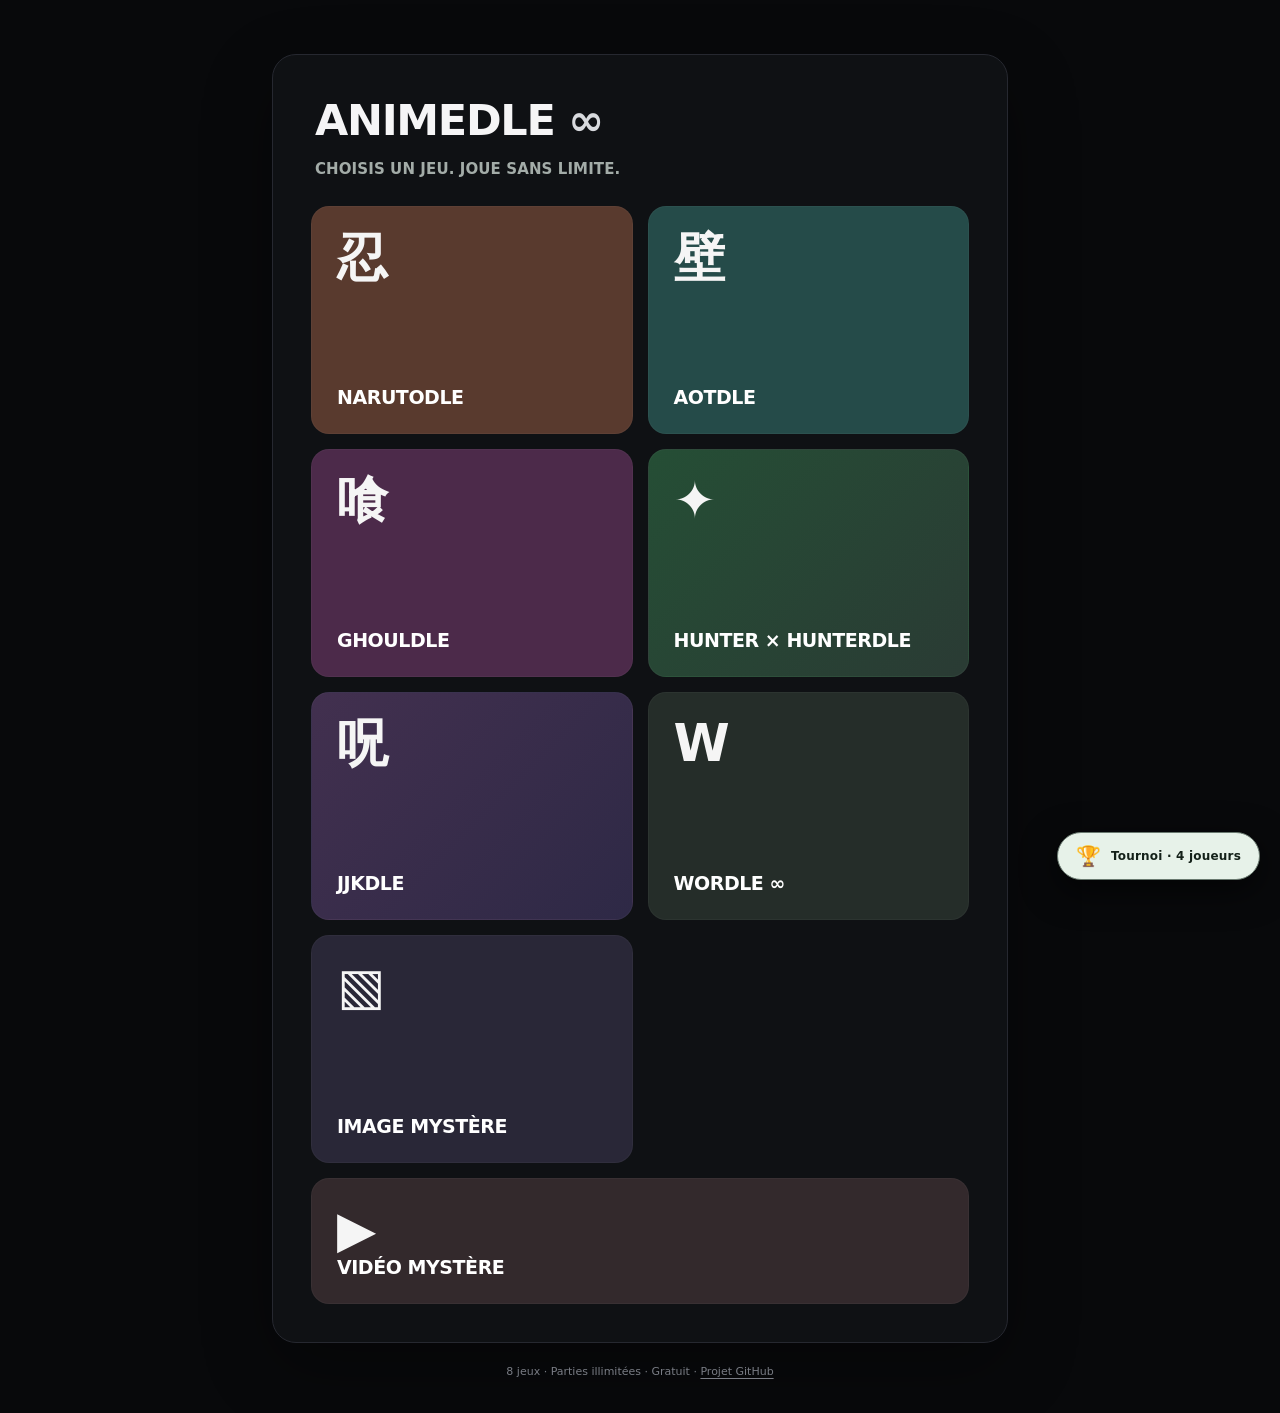
<file: index.html>
<!doctype html>
<html lang="fr">
<head>
  <meta charset="utf-8">
  <meta name="viewport" content="width=device-width,initial-scale=1">
  <meta name="theme-color" content="#08090b">
  <meta name="description" content="AnimeDle infini : 8 mini-jeux Naruto, AOT, Tokyo Ghoul, Hunter x Hunter, Jujutsu Kaisen, Wordle, Image et Vidéo Mystère.">
  <meta http-equiv="Cache-Control" content="no-cache, must-revalidate">
  <title>AnimeDle ∞ — Choisis ton jeu</title>
  <style>
    :root{color-scheme:dark;--bg:#08090b;--panel:#0f1114;--white:#f5f5f6;--muted:#a1a5aa}
    *{box-sizing:border-box}
    html{min-width:280px}
    body{margin:0;background:var(--bg);color:var(--white);font-family:Inter,ui-sans-serif,system-ui,-apple-system,BlinkMacSystemFont,"Segoe UI",sans-serif;-webkit-font-smoothing:antialiased;min-height:100vh}
    a{color:inherit;text-decoration:none}
    a:focus-visible{outline:3px solid #dfebed;outline-offset:5px}
    .page{width:min(100%,796px);margin:0 auto;padding:clamp(20px,5vw,54px) clamp(14px,4vw,30px) 32px}
    .shell{padding:clamp(22px,4vw,38px);border:1px solid #262830;background:var(--panel);border-radius:24px;box-shadow:0 24px 70px #0005}
    .heading{padding:4px 4px 25px}
    h1{font-size:clamp(31px,5vw,43px);letter-spacing:-1.3px;line-height:1.1;margin:0 0 14px;font-weight:870}
    h1 span{font-weight:750;color:#d8dade}
    .subtitle{margin:0;color:#a3aca8;font-size:clamp(12px,2.8vw,15px);line-height:1.5;font-weight:760;letter-spacing:.1px}
    .tiles{display:grid;grid-template-columns:repeat(2,minmax(0,1fr));gap:clamp(10px,2.3vw,15px)}
    .tile{position:relative;isolation:isolate;overflow:hidden;min-width:0;display:flex;flex-direction:column;justify-content:space-between;align-items:flex-start;min-height:clamp(159px,30vw,228px);padding:clamp(16px,3.2vw,25px);border:1px solid #ffffff08;border-radius:18px;transition:transform .2s,border-color .2s,filter .2s}
    .tile:hover{transform:translateY(-4px);border-color:#ffffff4f;filter:brightness(1.1)}
    .tile:active{transform:translateY(-1px)}
    .glyph{font-size:clamp(34px,5vw,51px);font-weight:780;line-height:1;color:#f5f5f5;user-select:none}
    .tile-title{font-size:clamp(13px,2.6vw,19px);font-weight:850;letter-spacing:-.45px;line-height:1.17;color:#fff;overflow-wrap:break-word}
    .tile .arrow{position:absolute;right:15px;bottom:15px;color:#ffffff8a;font-size:17px;opacity:0;transform:translate(-4px,4px);transition:opacity .2s,transform .2s}
    .tile:hover .arrow,.tile:focus-visible .arrow{opacity:1;transform:none}
    .naruto{background:#593a2e}.aot{background:#254b49}.tokyo{background:#4c2a4a}.hxh{background:linear-gradient(135deg,#254e35,#2a3b34)}.jjk{background:linear-gradient(135deg,#42304f,#2e2946)}.wordle{background:#252d29}.image{background:#292737}.video{background:#33292c;grid-column:1/-1;min-height:126px}
    .glyph.wordle-glyph{font-family:ui-sans-serif,system-ui;font-weight:850}
    .footer{text-align:center;margin:20px 0 0;color:#797c84;font-size:11px;line-height:1.7}
    .footer a{text-decoration:underline;text-underline-offset:3px}
    @media(max-width:480px){
      .page{padding:16px 12px 23px}
      .shell{padding:20px 16px;border-radius:20px}
      .heading{padding:3px 2px 22px}
      h1{font-size:32px;margin-bottom:12px}
      .subtitle{font-size:12px}
      .tiles{gap:11px}
      .tile{min-height:157px;padding:17px 14px;border-radius:17px}
      .glyph{font-size:38px}
      .tile-title{font-size:13px}
      .footer{font-size:10px}
    }
    @media(prefers-reduced-motion:reduce){*{transition:none!important}}
  </style>
  <link rel="stylesheet" href="./tournoi.css?v=1">
</head>
<body>
  <main class="page">
    <section class="shell" aria-labelledby="homeTitle">
      <header class="heading">
        <h1 id="homeTitle">ANIMEDLE <span>∞</span></h1>
        <p class="subtitle">CHOISIS UN JEU. JOUE SANS LIMITE.</p>
      </header>
      <nav class="tiles" aria-label="Les huit jeux disponibles">
        <a class="tile naruto" href="./personnages.html#naruto" aria-label="Jouer à Narutodle">
          <span class="glyph" aria-hidden="true">忍</span><span class="tile-title">NARUTODLE</span><span class="arrow" aria-hidden="true">↗</span>
        </a>
        <a class="tile aot" href="./personnages.html#aot" aria-label="Jouer à AOTdle">
          <span class="glyph" aria-hidden="true">壁</span><span class="tile-title">AOTDLE</span><span class="arrow" aria-hidden="true">↗</span>
        </a>
        <a class="tile tokyo" href="./personnages.html#tokyo" aria-label="Jouer à Ghouldle">
          <span class="glyph" aria-hidden="true">喰</span><span class="tile-title">GHOULDLE</span><span class="arrow" aria-hidden="true">↗</span>
        </a>
        <a class="tile hxh" href="./personnages.html#hxh" aria-label="Jouer à Hunter x Hunterdle">
          <span class="glyph" aria-hidden="true">✦</span><span class="tile-title">HUNTER × HUNTERDLE</span><span class="arrow" aria-hidden="true">↗</span>
        </a>
        <a class="tile jjk" href="./personnages.html#jjk" aria-label="Jouer à JJKdle">
          <span class="glyph" aria-hidden="true">呪</span><span class="tile-title">JJKDLE</span><span class="arrow" aria-hidden="true">↗</span>
        </a>
        <a class="tile wordle" href="./wordle.html" aria-label="Jouer au Wordle infini">
          <span class="glyph wordle-glyph" aria-hidden="true">W</span><span class="tile-title">WORDLE ∞</span><span class="arrow" aria-hidden="true">↗</span>
        </a>
        <a class="tile image" href="./anime-mystery.html#image" aria-label="Jouer à Image Mystère">
          <span class="glyph" aria-hidden="true">▧</span><span class="tile-title">IMAGE MYSTÈRE</span><span class="arrow" aria-hidden="true">↗</span>
        </a>
        <a class="tile video" href="./anime-mystery.html#video" aria-label="Jouer à Vidéo Mystère">
          <span class="glyph" aria-hidden="true">▶</span><span class="tile-title">VIDÉO MYSTÈRE</span><span class="arrow" aria-hidden="true">↗</span>
        </a>
      </nav>
    </section>
    <p class="footer">8 jeux · Parties illimitées · Gratuit · <a href="https://github.com/Rxse0/animedle-infini" target="_blank" rel="noopener noreferrer">Projet GitHub</a></p>
  </main>
  <script src="./tournoi.js?v=2" defer></script>
</body>
</html>
</file>
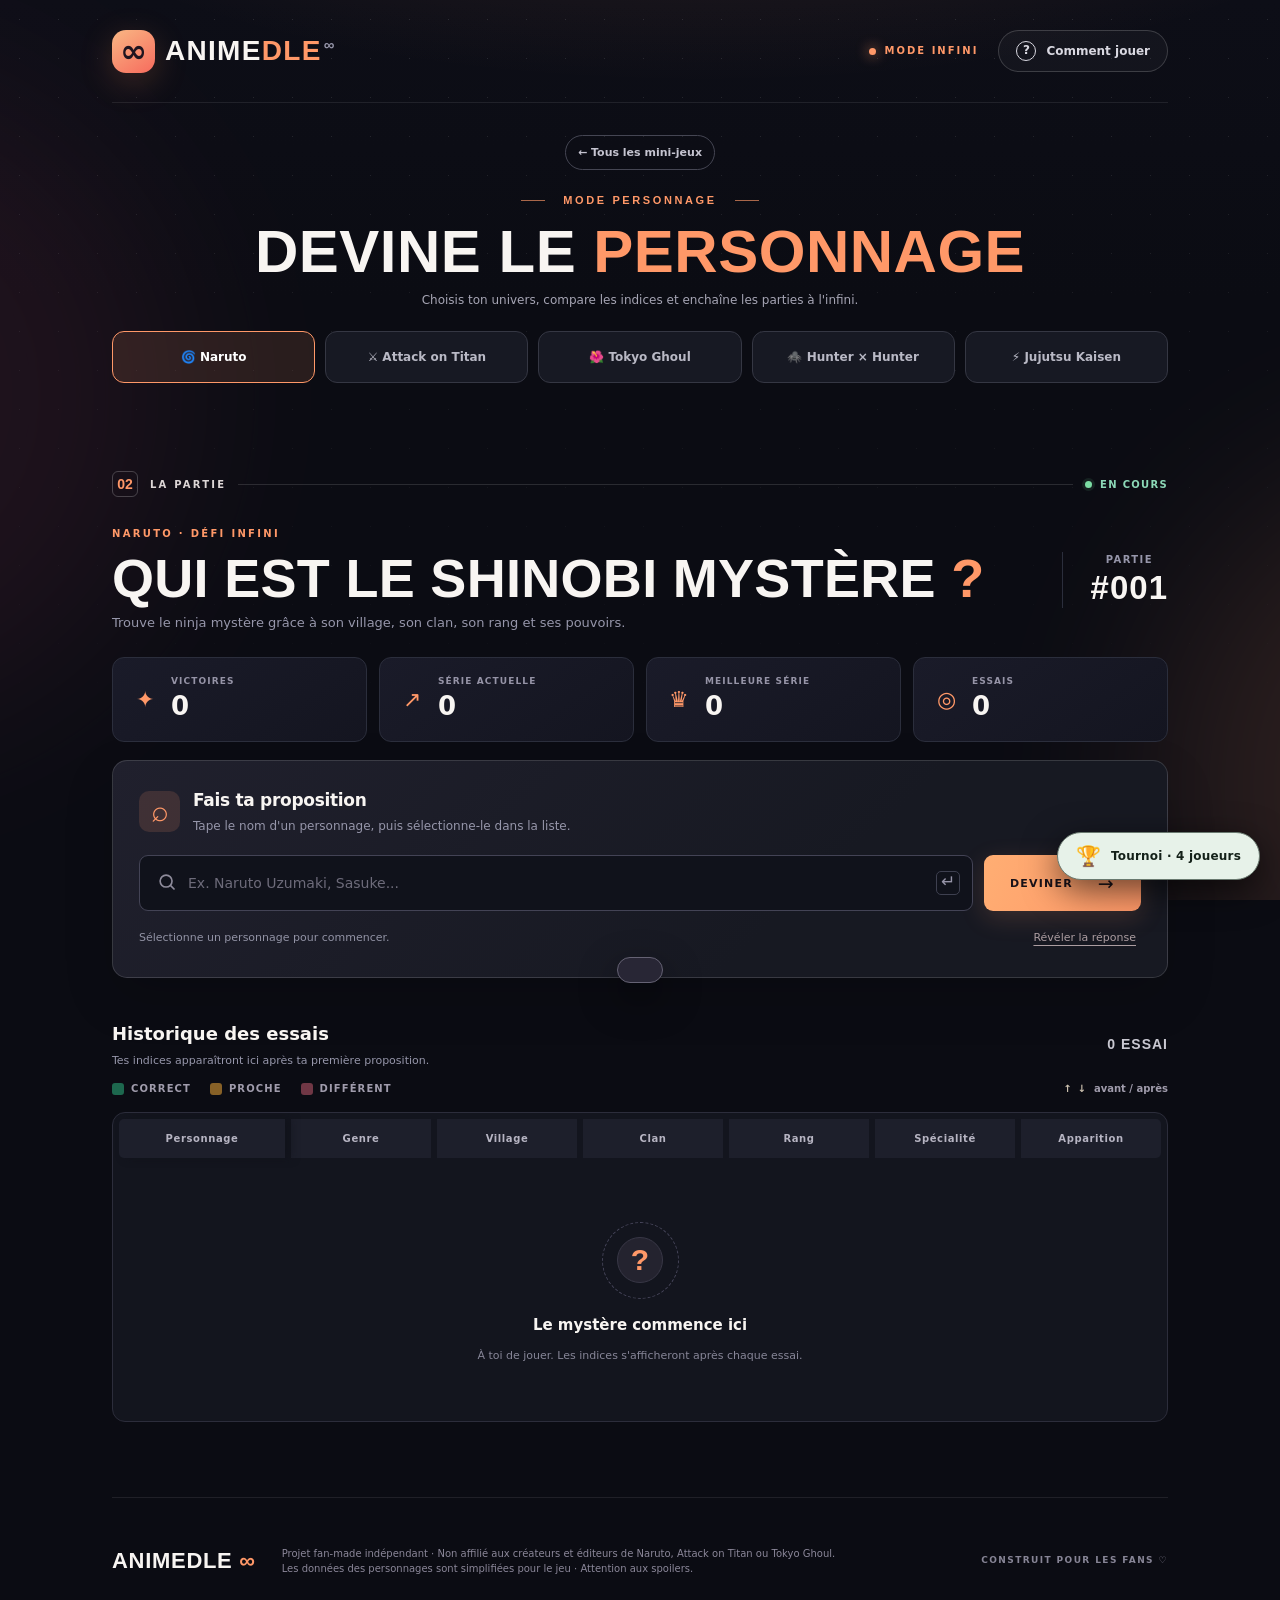
<file: personnages.html>
<!doctype html>
<html lang="fr">
<head>
  <meta charset="utf-8">
  <meta name="viewport" content="width=device-width, initial-scale=1">
  <meta name="theme-color" content="#0c0d15">
  <meta name="description" content="Devine les personnages de Naruto, Attack on Titan et Tokyo Ghoul. Parties illimitées, indices, séries et statistiques.">
  <title>Personnages ∞ — Naruto, AOT et Tokyo Ghoul | AnimeDle</title>
  
  <style>

:root{--bg:#0b0c13;--surface:#131520;--surface2:#191b29;--stroke:#2b2e3c;--text:#f8f5f2;--muted:#9696aa;--accent:#ff9868;--accent-bright:#ffae73;--tint:255,152,104;--green:#1d684e;--greenbr:#64efb5;--yellow:#876127;--yellowbr:#f6cf78;--red:#703745;--redbr:#f19ca5;--radius:16px}
*{box-sizing:border-box}html{scroll-behavior:smooth}body{margin:0;background:var(--bg);color:var(--text);font-family:'DM Sans',system-ui,sans-serif;line-height:1.55;min-height:100vh;overflow-x:hidden}body[data-world="aot"]{--accent:#75d8c5;--accent-bright:#a6e8d9;--tint:117,216,197}body[data-world="tokyo"]{--accent:#f780b9;--accent-bright:#ffc1df;--tint:247,128,185}button,input{font:inherit}button{cursor:pointer}button:disabled{cursor:not-allowed}a{color:inherit;text-decoration:none}button:focus-visible,a:focus-visible,input:focus-visible{outline:2px solid var(--accent);outline-offset:4px}::selection{background:var(--accent);color:var(--bg)}[hidden]{display:none!important}
.backdrop{pointer-events:none;position:fixed;inset:0;overflow:hidden;z-index:-1;background:radial-gradient(ellipse 80% 40% at 55% -20%,rgba(var(--tint),.13),transparent 73%),linear-gradient(#0d0e17,#0b0c13 33%)}.glow{position:absolute;width:650px;height:650px;border-radius:50%;filter:blur(95px);opacity:.13}.g1{top:70px;left:-480px;background:#a33e5e}.g2{top:460px;right:-530px;background:var(--accent)}.stars{position:absolute;inset:0;opacity:.28;background-image:radial-gradient(#ffffff6e .7px,transparent .7px);background-size:39px 39px;mask-image:linear-gradient(to bottom,black,transparent 84%)}
.page-shell{max-width:1120px;padding:0 32px;margin:auto}.site-header{min-height:103px;display:flex;justify-content:space-between;align-items:center;border-bottom:1px solid #ffffff16}.brand{display:flex;align-items:center;gap:10px}.brand-symbol{width:43px;height:43px;background:linear-gradient(145deg,#f9b784,#f76b5d);color:#201520;border-radius:14px;display:grid;place-items:center;font-size:32px;font-weight:900;line-height:1;box-shadow:0 9px 33px #ff915534}.brand-title{font-family:'Barlow Condensed',Impact,sans-serif;font-size:28px;font-weight:900;letter-spacing:1.3px;line-height:1}.brand-title>span{color:var(--accent)}.brand-title sup{font-size:15px;color:var(--muted);margin-left:2px}.top-right{display:flex;align-items:center;gap:20px}.pill-online{display:flex;align-items:center;gap:9px;color:var(--accent);font-size:10px;letter-spacing:2px;font-weight:800}.tiny-spark{width:7px;height:7px;background:var(--accent);border-radius:50%;box-shadow:0 0 13px var(--accent)}.help-trigger{border:1px solid #ffffff2c;color:#d9d8e1;border-radius:999px;background:#ffffff08;display:flex;gap:10px;align-items:center;padding:10px 17px;font-size:12px;font-weight:700;transition:.2s}.help-trigger:hover{background:#ffffff15;border-color:#ffffff65}.help-trigger>span:first-child{width:20px;height:20px;border:1.5px solid currentColor;border-radius:50%;font-size:12px;line-height:17px;text-align:center}
.hero{text-align:center;padding:66px 16px 62px;max-width:920px;margin:auto}.eyebrow{font-family:'Barlow Condensed',sans-serif;letter-spacing:3.4px;font-size:13px;font-weight:700;color:var(--accent);display:flex;align-items:center;justify-content:center;gap:18px}.eyebrow-line{width:24px;height:1px;background:var(--accent);opacity:.65}.hero h1{font-family:'Barlow Condensed',Impact,sans-serif;text-transform:uppercase;font-size:clamp(52px,8.6vw,94px);line-height:.99;letter-spacing:1.2px;max-width:900px;margin:16px auto 23px;font-weight:900}.hero h1 em{font-style:normal;background:linear-gradient(110deg,#ffda9c,var(--accent) 58%,#ef7a7f);background-clip:text;-webkit-background-clip:text;color:transparent}body[data-world="aot"] .hero h1 em{background-image:linear-gradient(100deg,#cffbf2,#70d4c8 59%,#8e94ee)}body[data-world="tokyo"] .hero h1 em{background-image:linear-gradient(100deg,#ffd0e8,#f780b9 59%,#bf7afd)}.hero>p{max-width:570px;color:#a5a4b6;font-size:14px;line-height:1.85;margin:0 auto}.hero>p strong{color:#e9e8ee;font-weight:700}.hero-meta{display:flex;flex-wrap:wrap;align-items:center;justify-content:center;gap:22px;margin-top:24px;color:#aaa8b9;font-size:11px;font-weight:600}.meta-check{color:#a2eac4;margin-right:3px}
.section-kicker{display:flex;align-items:center;gap:12px;color:#ddd6d6;font-size:10px;font-weight:800;letter-spacing:2.2px;margin-bottom:18px}.round-label{display:grid;place-items:center;flex:0 0 26px;height:26px;border:1px solid #ffffff37;border-radius:6px;color:var(--accent);font-family:'Barlow Condensed',sans-serif;font-size:14px;font-weight:800;letter-spacing:0}.thin-line{background:#ffffff21;height:1px;flex:1}.universe-grid{display:grid;grid-template-columns:repeat(3,minmax(0,1fr));gap:15px}.universe-card{position:relative;isolation:isolate;text-align:left;display:block;min-height:223px;padding:27px 31px;border:1px solid #4e3a34;border-radius:15px;color:#fff;background:linear-gradient(108deg,#2e1e22 6%,#37221c 48%,#613922);overflow:hidden;transition:transform .22s,border-color .22s,box-shadow .22s}.universe-card:hover{transform:translateY(-4px)}.universe-card.active{border-color:#ffac7e;box-shadow:0 0 0 1px #ffad7f33,0 17px 42px #07040924}.universe-card.active::after{content:'✓ SÉLECTIONNÉ';position:absolute;right:17px;top:16px;z-index:4;background:#ffffff17;border:1px solid #ffffff35;border-radius:100px;color:#fff;padding:5px 10px;font-size:9px;letter-spacing:1.3px;font-weight:800}.universe-card::before{content:'';position:absolute;inset:0;z-index:-1;background:radial-gradient(ellipse at 79% 58%,rgba(254,174,97,.24),transparent 49%),linear-gradient(90deg,rgba(30,17,24,.7),transparent 80%)}.universe-card.aot-card{background:linear-gradient(110deg,#1d3133,#233f41 55%,#547b6f);border-color:#3f5d58}.universe-card.aot-card.active{border-color:#8de6d9;box-shadow:0 0 0 1px #95ead133,0 17px 42px #040c0b30}.universe-card.aot-card::before{background:radial-gradient(ellipse at 79% 58%,rgba(125,246,213,.23),transparent 52%),linear-gradient(90deg,rgba(12,28,33,.68),transparent)}.universe-card.tokyo-card{background:linear-gradient(112deg,#2d2036 2%,#47253d 50%,#70415b);border-color:#66405a}.universe-card.tokyo-card.active{border-color:#ff9aca;box-shadow:0 0 0 1px #f780b955,0 17px 42px #1d081933}.universe-card.tokyo-card::before{background:radial-gradient(ellipse at 79% 57%,rgba(247,128,185,.28),transparent 54%),linear-gradient(90deg,rgba(24,13,34,.75),transparent 85%)}.ghoul-mark span{color:#ffacd1!important;text-shadow:0 0 30px #ff6eaf70}.tokyo-card .card-title{font-size:40px}.tokyo-card .card-title span{font-size:36px;color:#ffb7d8}.tokyo-card .card-action{color:#ffd0e8}
.card-decoration{position:absolute;z-index:-1;right:-6px;bottom:-67px;width:237px;height:237px;border:3px solid #ffffff18;border-radius:50%;display:grid;place-items:center;transform:rotate(-17deg)}.card-decoration:before{content:'';position:absolute;inset:17px;border-radius:50%;border:8px double #ffffff16}.card-decoration span{font-size:126px;line-height:1;color:#ffffff1c;font-family:serif;font-weight:900}.titan-mark{border-radius:15%;transform:rotate(-12deg);border-width:9px;right:9px;bottom:-46px}.titan-mark:before{border-radius:15%;border-width:2px;inset:17px}.card-subtitle{display:block;font-size:10px;font-weight:800;letter-spacing:2.4px;color:#fdbb93;margin-bottom:18px}.aot-card .card-subtitle{color:#b6e9d6}.card-title{display:block;font-family:'Barlow Condensed',Impact,sans-serif;font-size:48px;line-height:.9;font-weight:900;letter-spacing:2px;margin-bottom:17px}.aot-card .card-title{font-size:42px;letter-spacing:1px}.aot-card .card-title span{display:block;font-size:34px}.card-star{font-family:system-ui;font-size:18px;vertical-align:top;padding-left:8px;color:#f7b174}.card-description{display:block;color:#ded3d3;font-size:12px}.card-action{display:flex;align-items:center;justify-content:space-between;gap:10px;max-width:218px;margin-top:26px;font-weight:900;font-size:10px;letter-spacing:1.2px;color:#ffc3a5}.card-action span{font-size:19px;font-weight:400}.aot-card .card-action{color:#bcefe2}
.game-area{padding:62px 0 75px}.live-tag{font-size:10px;color:#8cd8b7;letter-spacing:1.3px;display:flex;gap:8px;align-items:center}.pulse-dot{width:7px;height:7px;background:#7cdda4;border-radius:50%;box-shadow:0 0 0 3px #7cdda41b;animation:pulse 2s infinite}@keyframes pulse{50%{box-shadow:0 0 0 6px #7cdda407}}.game-topline{display:flex;justify-content:space-between;gap:20px;align-items:center;margin:29px 0 24px}.game-overline{font-size:10px;letter-spacing:2.3px;font-weight:800;color:var(--accent)}.game-topline h2{font-family:'Barlow Condensed',Impact,sans-serif;font-size:clamp(37px,5vw,54px);font-weight:800;text-transform:uppercase;line-height:1.08;letter-spacing:.3px;margin:7px 0 6px}.game-topline h2 span{color:var(--accent)}.game-topline p{color:var(--muted);font-size:13px;margin:0}.round-counter{border-left:1px solid var(--stroke);min-width:98px;padding-left:28px;display:flex;flex-direction:column;align-items:center}.round-counter span{font-size:10px;letter-spacing:1.4px;color:var(--muted);font-weight:700}.round-counter strong{font-family:'Barlow Condensed',sans-serif;font-size:33px;line-height:1.25;letter-spacing:1px}
.stats-row{display:grid;grid-template-columns:repeat(4,1fr);gap:12px}.stat{min-height:82px;display:flex;align-items:center;gap:14px;border:1px solid var(--stroke);background:linear-gradient(145deg,#1a1b29,#141520);padding:17px 20px;border-radius:12px}.stat-icon{font-size:22px;color:var(--accent);font-family:Arial,sans-serif;width:24px;text-align:center}.stat>div{display:flex;flex-direction:column}.stat>div>span{font-size:9px;font-weight:800;color:#9694a7;letter-spacing:1.1px}.stat strong{font-size:26px;font-weight:800;line-height:1.35;font-variant-numeric:tabular-nums}
.guess-panel{margin-top:18px;border:1px solid #ffffff23;border-radius:15px;padding:26px;background:linear-gradient(138deg,#20202d,#171922 65%);box-shadow:0 20px 50px #03030825}.guess-panel-heading{display:flex;gap:13px;align-items:center;margin-bottom:20px}.panel-top-icon{display:grid;place-items:center;background:rgba(var(--tint),.14);color:var(--accent);border-radius:10px;height:41px;width:41px;font-size:30px;font-family:Arial,sans-serif;line-height:1}.guess-panel-heading h3{margin:0;font-size:17px;letter-spacing:-.3px}.guess-panel-heading p{margin:3px 0 0;color:var(--muted);font-size:12px}.guess-form{display:flex;gap:11px}.combobox{flex:1;min-width:0;position:relative}.combobox input{width:100%;height:56px;border-radius:9px;border:1px solid #434355;background:#10121b;color:#fff;padding:0 46px 0 48px;font-size:14px;outline:none;appearance:none;transition:border .2s,box-shadow .2s}.combobox input:focus{border-color:var(--accent);box-shadow:0 0 0 3px rgba(var(--tint),.11)}.combobox input::placeholder{color:#6d6b7a}.combobox input::-webkit-search-cancel-button{-webkit-appearance:none;appearance:none}.search-icon{position:absolute;left:17px;top:16px;width:22px;height:22px;color:#8e8b9b;z-index:1}.search-icon svg{width:100%;height:100%}.key-hint{position:absolute;right:13px;top:16px;pointer-events:none;min-width:24px;text-align:center;height:24px;border:1px solid #3e4050;border-radius:5px;color:#9694a8;font-size:17px;line-height:19px}.primary-button{height:56px;min-width:157px;border:0;border-radius:9px;background:linear-gradient(115deg,var(--accent-bright),var(--accent));color:#191219;font-weight:900;font-size:11px;letter-spacing:1.2px;display:flex;justify-content:center;align-items:center;gap:25px;padding:0 22px;box-shadow:0 7px 24px rgba(var(--tint),.17);transition:filter .2s,transform .15s}.primary-button:hover{filter:brightness(1.1);transform:translateY(-2px)}.primary-button:active{transform:translateY(0)}.primary-button>span{font-size:19px;font-weight:500}.form-bottom{display:flex;align-items:center;justify-content:space-between;gap:8px;margin-top:13px;color:#9293a5;font-size:11px}.text-button{border:0;background:transparent;color:#ac9da1;font-size:11px;text-decoration:underline;text-underline-offset:4px;padding:5px}.text-button:hover{color:#fff}
.suggestions{position:absolute;top:calc(100% + 7px);left:0;right:0;max-height:318px;overflow:auto;z-index:30;background:#222331;border:1px solid #515064;box-shadow:0 20px 52px #05050baf;border-radius:9px;padding:7px;scrollbar-color:#666276 transparent;scrollbar-width:thin}.suggestion{display:flex;align-items:center;gap:10px;width:100%;padding:9px 10px;border:0;border-radius:6px;background:transparent;color:#f3f0f0;font-size:13px;text-align:left}.suggestion:is(:hover,.active){background:rgba(var(--tint),.16)}.suggestion:disabled{opacity:.42;cursor:default}.small-avatar{width:31px;height:31px;flex-shrink:0;border-radius:7px;display:grid;place-items:center;background:linear-gradient(135deg,#463947,#8b634e);color:#ffe4ca;font-family:'Barlow Condensed',sans-serif;font-size:15px;font-weight:800}.suggestion .already{margin-left:auto;font-size:10px;color:#bdb1b5}.suggestion-none{padding:14px;color:#9a98aa;font-size:12px}
.answer-panel{display:flex;align-items:center;gap:17px;padding:26px;margin-top:18px;border:1px solid #397d69;background:linear-gradient(110deg,#153a31,#171d29 73%);border-radius:13px;animation:rise .3s ease both}.answer-panel.lost{border-color:#995e61;background:linear-gradient(110deg,#3b222b,#1c1a26 75%)}.result-icon{display:grid;place-items:center;border-radius:12px;background:#2b755e;color:#b2f6d3;width:54px;height:54px;flex-shrink:0;font-size:30px}.answer-panel.lost .result-icon{background:#723c46;color:#ffc6c7}.result-info{flex:1;min-width:0}.result-kicker{color:#92edbb;font-size:10px;letter-spacing:2px;font-weight:900}.answer-panel.lost .result-kicker{color:#f3b0b6}.result-info h3{margin:2px 0;font-size:22px;font-family:'Barlow Condensed',sans-serif;font-weight:800;text-transform:uppercase}.result-info p{margin:0;color:#c0c3ca;font-size:12px}.next-button{min-width:166px}
.hints{display:flex;flex-wrap:wrap;gap:9px;margin-top:15px}.hint-chip{color:#d6c3a8;background:#44352983;border:1px solid #876747;font-size:12px;padding:10px 14px;border-radius:8px}.hint-chip b{color:#fff0c4}.hint-progress{color:#aba5b1;font-size:11px;border:1px dashed #44424d;border-radius:8px;padding:10px 13px}
.results-head{display:flex;align-items:center;justify-content:space-between;gap:15px;margin:42px 0 12px}.results-head h3{margin:0 0 4px;font-size:18px}.results-head p{margin:0;font-size:11px;color:var(--muted)}.guess-count{font-family:'Barlow Condensed',sans-serif;font-weight:800;color:#c9c8d1;font-size:14px;letter-spacing:1px}.legend{display:flex;flex-wrap:wrap;align-items:center;gap:19px;margin-bottom:15px;font-size:10px;font-weight:800;color:#a09cac;letter-spacing:1.1px}.legend>span{display:flex;align-items:center;gap:7px}.legend-square{display:inline-block;width:12px;height:12px;border-radius:3px}.correct{background:var(--green)!important;border-color:#459b78!important}.close{background:var(--yellow)!important;border-color:#c59b50!important}.wrong{background:var(--red)!important;border-color:#b46a78!important}.legend-arrows{margin-left:auto;color:#cabfad}.legend-arrows span{color:#a09cac;font-weight:600;letter-spacing:0}
.table-scroll{border-radius:13px;border:1px solid #2c2d3b;overflow-x:auto;overflow-y:visible;background:#13151e;scrollbar-color:#45475a #161722;scrollbar-width:thin}.guess-table{width:100%;border-collapse:separate;border-spacing:6px;min-width:860px;table-layout:fixed}.guess-table thead th{background:#1d1f2b;color:#b6b4c2;font-size:10px;letter-spacing:.6px;text-align:center;white-space:nowrap;font-weight:800;padding:12px 6px}.guess-table thead th:first-child{width:166px;position:sticky;left:0;z-index:2;border-radius:5px 0 0 5px;box-shadow:6px 0 9px #10111983}.guess-table thead th:last-child{border-radius:0 5px 5px 0}.guess-table td{height:68px;padding:5px 6px;text-align:center;vertical-align:middle;border-radius:5px;font-size:10.5px;font-weight:700;line-height:1.35;overflow-wrap:anywhere}.guess-table td.character-cell{width:166px;min-width:166px;position:sticky;left:0;z-index:1;text-align:left;padding:10px;color:#fff;background:#232632;border:1px solid #323645;box-shadow:6px 0 9px #10111983}.character-name{font-weight:800;font-size:12px;line-height:1.3}.character-sub{font-size:9px;color:#aaa6bc;font-weight:500;margin-top:4px}.guess-table td.correct{color:#d5fbe7;border:1px solid #378763}.guess-table td.close{color:#fff1bf;border:1px solid #c79d52}.guess-table td.wrong{color:#fbcfd0;border:1px solid #95505e}.cell-symbol{display:block;opacity:.9;font-weight:900;font-size:13px;line-height:1.25;margin-top:2px}.guess-table tbody tr{animation:rise .25s ease both}.guess-table tbody tr+tr td{border-top-width:1px}
.empty-state{min-height:257px;display:flex;flex-direction:column;align-items:center;justify-content:center;text-align:center;padding:35px 10px;gap:10px}.empty-orbit{width:77px;height:77px;border:1px dashed #47465b;border-radius:50%;display:grid;place-items:center;position:relative;margin-bottom:5px}.empty-orbit:before{content:'';position:absolute;width:44px;height:44px;border-radius:50%;border:1px solid #383746;background:#24232f}.empty-orbit span{font-family:'Barlow Condensed',sans-serif;color:var(--accent);font-size:30px;font-weight:800;z-index:1}.empty-state strong{font-size:15px}.empty-state>span{color:#878698;font-size:11px}.table-tip{color:#777688;font-size:10px;margin-top:9px;display:none}
.footer{min-height:140px;border-top:1px solid #ffffff16;display:flex;align-items:center;gap:26px;padding:22px 0 35px}.footer-logo{font-family:'Barlow Condensed',sans-serif;font-size:22px;font-weight:900;letter-spacing:.7px;white-space:nowrap}.footer-logo span{color:var(--accent)}.footer p{font-size:10px;color:#8b8799;margin:0;flex:1}.footer>span{font-size:9px;font-weight:800;letter-spacing:1.4px;color:#878596;white-space:nowrap}
dialog{padding:0;max-width:560px;width:calc(100% - 28px);max-height:calc(100dvh - 36px);overflow:auto;border:1px solid #55576d;border-radius:15px;background:#1d1e2c;color:#f3f1f5;box-shadow:0 22px 90px #000b}dialog::backdrop{background:#07070bc9;backdrop-filter:blur(5px)}.dialog-header{display:flex;justify-content:space-between;align-items:center;padding:17px 23px;border-bottom:1px solid #353547;font-size:10px;font-weight:900;letter-spacing:2px;color:var(--accent)}.close-dialog{background:transparent;color:#e8e0e5;font-size:31px;border:0;line-height:1}.dialog-body{padding:24px}.dialog-body h2{font-family:'Barlow Condensed',sans-serif;font-size:35px;margin:0}.dialog-body>p{font-size:12px;color:#aaaabc;line-height:1.9;margin:13px 0 18px}.help-rule{display:flex;gap:13px;align-items:center;padding:11px 0;border-top:1px solid #ffffff14}.help-square{display:grid;place-items:center;flex-shrink:0;border:1px solid;width:44px;height:44px;border-radius:8px;font-size:20px;font-weight:900}.help-rule strong{display:block;font-size:12px}.help-rule p{margin:2px 0 0;color:#a8a5b6;font-size:11px}.dialog-body .spoiler-note{background:#61453c60;padding:12px 14px;border:1px solid #9d6d59;border-radius:8px;color:#efcebf}
.toast{position:fixed;left:50%;bottom:27px;transform:translate(-50%,110px);background:#282635;color:white;border:1px solid #656274;border-radius:100px;z-index:50;box-shadow:0 15px 40px #0007;padding:12px 22px;font-size:12px;font-weight:700;transition:transform .25s;max-width:90%;text-align:center;pointer-events:none}.toast.visible{transform:translate(-50%,0)}@keyframes rise{from{opacity:0;transform:translateY(7px)}to{opacity:1;transform:translateY(0)}}
@media(max-width:850px){.stats-row{grid-template-columns:repeat(2,1fr)}.stat{min-height:77px}.footer{flex-wrap:wrap;justify-content:space-between;gap:12px}.footer p{order:3;flex-basis:100%}.table-tip{display:block}.card-title{font-size:40px}.aot-card .card-title{font-size:36px}.aot-card .card-title span{font-size:28px}}
@media(max-width:610px){.page-shell{padding:0 15px}.site-header{min-height:80px}.brand-symbol{width:36px;height:36px;font-size:28px;border-radius:10px}.brand-title{font-size:22px}.top-right{gap:9px}.pill-online{display:none}.help-trigger{padding:8px 10px}.help-trigger .help-label{display:none}.hero{padding:51px 0 40px}.hero h1{font-size:clamp(47px,12vw,71px);margin:17px auto}.hero>p{font-size:12px}.hero-meta{gap:12px;font-size:10px}.eyebrow{font-size:10px;letter-spacing:2px;gap:10px}.eyebrow-line{width:12px}.universe-grid{grid-template-columns:1fr;gap:10px}.universe-card{min-height:172px;padding:21px 22px}.card-subtitle{font-size:9px;margin-bottom:11px}.card-title{font-size:43px;margin-bottom:12px}.aot-card .card-title{font-size:39px}.aot-card .card-title span{font-size:28px}.card-description{font-size:11px}.card-action{margin-top:17px}.card-decoration{width:205px;height:205px}.universe-card.active::after{font-size:8px;right:12px;top:10px}.game-area{padding:48px 0 51px}.game-topline{align-items:flex-start}.game-topline h2{font-size:35px}.round-counter{padding-left:11px;min-width:70px}.round-counter strong{font-size:27px}.game-topline p{font-size:11px}.stats-row{gap:8px}.stat{padding:11px 13px;min-height:70px;gap:9px}.stat-icon{font-size:19px}.stat>div>span{font-size:8px}.stat strong{font-size:22px}.guess-panel{padding:17px;margin-top:12px}.guess-panel-heading h3{font-size:15px}.guess-panel-heading p{font-size:10px}.guess-form{flex-direction:column;gap:10px}.combobox input{height:53px;font-size:13px}.primary-button{height:50px;width:100%}.search-icon{top:15px}.key-hint{top:14px}.form-bottom{font-size:10px}.answer-panel{flex-wrap:wrap;padding:18px;gap:12px}.result-icon{width:43px;height:43px}.next-button{flex-basis:100%}.results-head{margin-top:32px}.results-head h3{font-size:16px}.results-head p{font-size:10px}.legend{gap:12px;font-size:9px}.legend-arrows{width:100%;margin:0}.empty-state{min-height:220px}.footer>span{font-size:8px}}
@media(prefers-reduced-motion:reduce){*,*::before,*::after{scroll-behavior:auto!important;animation:none!important;transition:none!important}}

/* Trois univers, une mise en page responsive sans débordement. */
@media(min-width:851px){.universe-card{padding:25px 23px;min-height:224px}.card-title{font-size:41px}.aot-card .card-title{font-size:35px}.aot-card .card-title span{font-size:26px}.tokyo-card .card-title{font-size:37px}.tokyo-card .card-title span{font-size:34px}.card-decoration{right:-28px}.universe-card.active::after{right:10px;top:11px;font-size:8px}}
@media(min-width:611px) and (max-width:850px){.universe-grid{grid-template-columns:repeat(2,minmax(0,1fr))}.tokyo-card{grid-column:1/-1}}
@media(max-width:610px){.universe-grid{grid-template-columns:1fr}.tokyo-card .card-title{font-size:42px}.tokyo-card .card-title span{font-size:38px}}


/* Mode bonus Wordle : design noir minimaliste */
.wordle-launch{display:flex;justify-content:space-between;align-items:center;gap:18px;margin-top:16px;padding:20px 25px;border-radius:15px;border:1px solid #35383b;background:linear-gradient(110deg,#101113 8%,#151b18 100%);transition:border-color .18s,transform .18s,background .18s}
.wordle-launch:hover{transform:translateY(-2px);border-color:#779982;background:linear-gradient(110deg,#17191c,#1e2822)}
.wordle-launch:focus-visible{outline-color:#c6d9cb}
.wordle-launch-content{display:flex;flex-direction:column;gap:3px}
.wordle-launch-sub{font-size:10px;color:#97b2a2;letter-spacing:1.7px;font-weight:800}
.wordle-launch-title{font-size:34px;font-family:'Barlow Condensed',Impact,sans-serif;letter-spacing:1px;font-weight:900;color:#f5f5f5;line-height:1.1}
.wordle-launch-title em{font-style:normal;color:#9cc3a8}
.wordle-launch-desc{color:#aaaeb2;font-size:12px}
.wordle-launch-action{display:flex;align-items:center;gap:16px}
.wordle-launch-tiles{display:flex;gap:4px}
.wordle-launch-tiles span{display:grid;place-items:center;width:33px;height:35px;font-weight:900;font-size:16px;border-radius:5px;color:#fff;background:#29302b;border:1px solid #4b6052}
.wordle-launch-tiles span:nth-child(2),.wordle-launch-tiles span:nth-child(4){background:#477e62;border-color:#477e62}
.wordle-launch-arrow{display:grid;place-items:center;background:#ffffff15;color:#f6f6f6;border-radius:100%;font-size:19px;width:37px;height:37px}
@media(max-width:610px){.wordle-launch{padding:19px;gap:10px}.wordle-launch-title{font-size:30px}.wordle-launch-desc{font-size:11px}.wordle-launch-tiles{display:none}.wordle-launch-arrow{width:33px;height:33px}}

/* Deux nouveaux mini-jeux Anime Mystery : image / vidéo */
.visual-mystery{margin-top:31px;margin-bottom:18px}
.visual-mystery .section-kicker{margin-bottom:14px}
.visual-cards{display:grid;grid-template-columns:repeat(2,minmax(0,1fr));gap:13px}
.visual-card{min-height:166px;position:relative;isolation:isolate;overflow:hidden;display:flex;align-items:flex-start;flex-direction:column;padding:24px 25px;border:1px solid #3c3e4d;border-radius:15px;background:linear-gradient(116deg,#191b23 0%,#282537 100%);transition:transform .2s,border-color .2s,background .2s}
.visual-card.video{background:linear-gradient(116deg,#171d1d 0%,#22302b 100%);border-color:#354a43}
.visual-card:hover{transform:translateY(-3px);border-color:#9894c8}
.visual-card.video:hover{border-color:#7cc49c}
.visual-sub{font-size:10px;letter-spacing:1.7px;font-weight:800;color:#b4b4d4}
.visual-card.video .visual-sub{color:#a1c9b7}
.visual-card strong{font-family:'Barlow Condensed',Impact,sans-serif;font-size:36px;line-height:1.1;color:#fafaff;letter-spacing:.1px;margin-top:9px}
.visual-card p{margin:7px 0 0;color:#b5b6bf;font-size:12px}
.visual-card .visual-go{margin-top:auto;color:#e3e3ed;font-size:11px;letter-spacing:.75px;font-weight:850;padding-top:13px}
.visual-deco{position:absolute;pointer-events:none;right:23px;top:26px;width:59px;height:59px;border:1px solid #ffffff2f;border-radius:17px;display:grid;place-items:center;color:#e3def8;background:#ffffff10;font-size:25px}
.visual-card.video .visual-deco{color:#a9dfb6}
@media(max-width:630px){.visual-cards{grid-template-columns:1fr}.visual-card{min-height:137px;padding:20px}.visual-card strong{font-size:32px}.visual-deco{width:48px;height:48px;right:16px;top:17px;font-size:21px}.visual-mystery{margin-top:25px}}

/* Page dédiée aux jeux de personnages : navigation compacte */
.char-intro{text-align:center;padding:32px 0 22px}
.char-back{display:inline-flex;align-items:center;justify-content:center;padding:8px 12px;border:1px solid #454653;border-radius:999px;color:#c5c4d0;font-size:11px;font-weight:750;margin:0 auto 22px}
.char-back:hover{background:#ffffff12;border-color:#858599;color:#fff}
.char-eyebrow{font-size:11px!important;letter-spacing:2.6px!important}
.char-intro h1{font-family:'Barlow Condensed',Impact,sans-serif;font-size:clamp(34px,6vw,60px);line-height:1.03;letter-spacing:.5px;font-weight:900;margin:12px auto 8px}
.char-intro h1 span{color:var(--accent)}
.char-intro p{color:#a6a5b4;font-size:12px;margin:0 auto}
.char-nav{display:grid;grid-template-columns:repeat(3,minmax(0,1fr));gap:10px;margin:0 auto 26px}
.char-tab{min-height:52px;padding:10px 9px;background:#171923;color:#b9b9c5;border:1px solid #353743;border-radius:12px;font-size:12px;font-weight:800;transition:background .17s,border-color .17s,transform .17s}
.char-tab:hover{transform:translateY(-2px);background:#232530}
.char-tab.active{border-color:var(--accent);background:rgba(var(--tint),.12);color:#fff}
body .game-area{scroll-margin-top:14px}
@media(max-width:650px){.char-intro{padding:24px 0 16px}.char-nav{gap:6px;margin-bottom:16px}.char-tab{font-size:10px;min-height:46px;padding:6px 3px}.char-intro h1{font-size:clamp(31px,8vw,48px)}}


/* Quatrième univers : Hunter × Hunter */
body[data-world="hxh"]{--accent:#7fd2a1;--accent-bright:#a8edd2;--tint:127,210,161}
body[data-world="hxh"] .hero h1 em{background-image:linear-gradient(110deg,#d9ffe4,#7fd2a1 65%,#e2a6e7)}
.char-nav{grid-template-columns:repeat(4,minmax(0,1fr))}
body[data-world="hxh"] .char-tab.active{border-color:#7fd2a1;background:#29513b5e}
@media(max-width:770px){.char-nav{grid-template-columns:repeat(2,minmax(0,1fr));gap:7px}.char-tab{min-height:47px;font-size:11px}}


/* JJKdle */
body[data-world="jjk"]{--accent:#bda4ef;--accent-bright:#dfd0ff;--tint:189,164,239}
body[data-world="jjk"] .char-tab.active{border-color:#bda4ef;background:#49325e70}
.char-nav{grid-template-columns:repeat(5,minmax(0,1fr))}
@media(max-width:860px){.char-nav{grid-template-columns:repeat(3,minmax(0,1fr))}}
@media(max-width:600px){.char-nav{grid-template-columns:repeat(2,minmax(0,1fr))}}

</style>
  
  
  <link rel="stylesheet" href="./tournoi.css?v=1">
</head>
<body data-world="naruto">
  <div class="backdrop" aria-hidden="true"><div class="glow g1"></div><div class="glow g2"></div><div class="stars"></div></div>
  <div class="page-shell">
    <header class="site-header">
      <a class="brand" href="./" aria-label="AnimeDle Infini : accueil">
        <span class="brand-symbol" aria-hidden="true">∞</span>
        <span class="brand-title">ANIME<span>DLE</span><sup>∞</sup></span>
      </a>
      <div class="top-right"><span class="pill-online"><span class="tiny-spark"></span> MODE INFINI</span><button class="help-trigger" id="helpOpen" type="button"><span>?</span> <span class="help-label">Comment jouer</span></button></div>
    </header>

    <main>
      <section class="char-intro">
        <a href="./index.html" class="char-back">← Tous les mini-jeux</a>
        <div class="eyebrow char-eyebrow"><span class="eyebrow-line"></span> MODE PERSONNAGE <span class="eyebrow-line"></span></div>
        <h1>DEVINE LE <span>PERSONNAGE</span></h1>
        <p>Choisis ton univers, compare les indices et enchaîne les parties à l'infini.</p>
      </section>
      <nav class="char-nav" role="tablist" aria-label="Choisir un univers">
        <button class="char-tab" type="button" data-switch="naruto" role="tab" aria-selected="true" aria-controls="gameArea">🌀 Naruto</button>
        <button class="char-tab" type="button" data-switch="aot" role="tab" aria-selected="false" aria-controls="gameArea">⚔️ Attack on Titan</button>
        <button class="char-tab" type="button" data-switch="tokyo" role="tab" aria-selected="false" aria-controls="gameArea">🌺 Tokyo Ghoul</button>
        <button class="char-tab" type="button" data-switch="hxh" role="tab" aria-selected="false" aria-controls="gameArea">🕷️ Hunter × Hunter</button>
        <button class="char-tab" type="button" data-switch="jjk" role="tab" aria-selected="false" aria-controls="gameArea">⚡ Jujutsu Kaisen</button>
      </nav>
      <section class="game-area" id="gameArea">
        <div class="section-kicker"><span class="round-label">02</span> LA PARTIE <span class="thin-line"></span><span class="live-tag"><span class="pulse-dot"></span> EN COURS</span></div>
        <div class="game-topline">
          <div><div class="game-overline" id="worldOverline">NARUTO · DÉFI INFINI</div><h2 id="gameTitle">Qui est le shinobi mystère<span> ?</span></h2><p id="gameSubtitle">Chaque essai révèle des informations sur le personnage secret.</p></div>
          <div class="round-counter"><span>PARTIE</span><strong id="roundNumber">#001</strong></div>
        </div>

        <div class="stats-row" aria-label="Statistiques de partie">
          <div class="stat"><span class="stat-icon">✦</span><div><span>VICTOIRES</span><strong id="statWins">0</strong></div></div>
          <div class="stat"><span class="stat-icon">↗</span><div><span>SÉRIE ACTUELLE</span><strong id="statStreak">0</strong></div></div>
          <div class="stat"><span class="stat-icon">♛</span><div><span>MEILLEURE SÉRIE</span><strong id="statBest">0</strong></div></div>
          <div class="stat"><span class="stat-icon">◎</span><div><span>ESSAIS</span><strong id="statTries">0</strong></div></div>
        </div>

        <div class="guess-panel" id="guessPanel">
          <div class="guess-panel-heading"><span class="panel-top-icon">⌕</span><div><h3>Fais ta proposition</h3><p>Tape le nom d'un personnage, puis sélectionne-le dans la liste.</p></div></div>
          <form class="guess-form" id="guessForm" autocomplete="off">
            <div class="combobox" id="combobox">
              <span class="search-icon" aria-hidden="true"><svg viewBox="0 0 24 24" fill="none" stroke="currentColor" stroke-width="1.8"><circle cx="11" cy="11" r="6.5"></circle><path d="m16 16 4.2 4.2"></path></svg></span>
              <input id="guessInput" type="search" placeholder="Ex. Naruto Uzumaki, Sasuke..." aria-label="Rechercher un personnage" aria-controls="suggestions" aria-expanded="false" aria-autocomplete="list" autocomplete="off" spellcheck="false" maxlength="80">
              <span class="key-hint" aria-hidden="true">↵</span>
              <div class="suggestions" id="suggestions" role="listbox" aria-label="Suggestions de personnages" hidden></div>
            </div>
            <button id="guessButton" class="primary-button" type="submit">DEVINER <span>→</span></button>
          </form>
          <div class="form-bottom"><div id="inputMessage" role="status" aria-live="polite">Sélectionne un personnage pour commencer.</div><button class="text-button" id="giveUp" type="button">Révéler la réponse</button></div>
        </div>

        <div class="answer-panel" id="answerPanel" hidden>
          <div class="result-icon" id="resultIcon">✦</div>
          <div class="result-info"><div class="result-kicker" id="resultKicker">BIEN JOUÉ !</div><h3 id="resultTitle">Personnage trouvé !</h3><p id="resultDescription">Tu as trouvé le personnage mystère.</p></div>
          <button type="button" class="primary-button next-button" id="nextRound">DÉFI SUIVANT <span>→</span></button>
        </div>

        <div class="hints" id="hints" hidden></div>

        <div class="results-head"><div><h3>Historique des essais</h3><p id="historySubtitle">Tes indices apparaîtront ici après ta première proposition.</p></div><span class="guess-count" id="guessCount">0 ESSAI</span></div>
        <div class="legend"><span><i class="legend-square correct"></i> CORRECT</span><span><i class="legend-square close"></i> PROCHE</span><span><i class="legend-square wrong"></i> DIFFÉRENT</span><span class="legend-arrows">↑ ↓ <span>avant / après</span></span></div>
        <div class="table-scroll" id="tableScroll"><table class="guess-table" id="guessTable"><thead id="guessHead"></thead><tbody id="guessBody"></tbody></table><div class="empty-state" id="emptyState"><div class="empty-orbit" aria-hidden="true"><span>?</span></div><strong>Le mystère commence ici</strong><span>À toi de jouer. Les indices s'afficheront après chaque essai.</span></div></div>
        <div class="table-tip">↔ Fais défiler le tableau horizontalement sur téléphone.</div>
      </section>
    </main>
    <footer class="footer"><div class="footer-logo">ANIMEDLE <span>∞</span></div><p>Projet fan-made indépendant · Non affilié aux créateurs et éditeurs de Naruto, Attack on Titan ou Tokyo Ghoul.<br>Les données des personnages sont simplifiées pour le jeu · Attention aux spoilers.</p><span>CONSTRUIT POUR LES FANS ♡</span></footer>
  </div>
  <dialog id="helpDialog" aria-labelledby="helpTitle">
    <div class="dialog-header"><span>GUIDE DU JOUEUR</span><button type="button" class="close-dialog" id="helpClose" aria-label="Fermer">×</button></div>
    <div class="dialog-body"><h2 id="helpTitle">Comment jouer ?</h2><p>Un personnage est choisi au hasard parmi ceux de l'univers sélectionné. Ton but est de le retrouver en comparant ses caractéristiques avec celles des personnages proposés.</p>
      <div class="help-rule"><span class="help-square correct">✓</span><div><strong>Vert — correspondance parfaite</strong><p>L'attribut est exactement celui du personnage mystère.</p></div></div>
      <div class="help-rule"><span class="help-square close">≈</span><div><strong>Jaune — presque</strong><p>L'apparition ou le rang est voisin de la bonne réponse.</p></div></div>
      <div class="help-rule"><span class="help-square wrong">×</span><div><strong>Rouge — différent</strong><p>Cette caractéristique ne correspond pas.</p></div></div>
      <p>Les flèches <b>↑</b> et <b>↓</b> indiquent si l'apparition du personnage recherché est plus tardive ou plus ancienne, ou si son rang est supérieur ou inférieur.</p><p>Des indices supplémentaires apparaissent après 4, 8 et 12 essais. Une fois le personnage trouvé, clique sur <strong>Défi suivant</strong>. Tu peux enchaîner les parties à l'infini !</p><p class="spoiler-note">⚠ Certaines caractéristiques dévoilent des événements de Naruto Shippûden, d'Attack on Titan et de Tokyo Ghoul:re.</p>
    </div>
  </dialog>
  <div class="toast" id="toast" aria-live="polite" role="status"></div>
<script>
/*
  AnimeDle ∞ — jeu fan-made indépendant.
  Pour ajouter un personnage : ajoute une ligne dans le tableau du bon univers.
  Les caractéristiques sont volontairement simplifiées pour le jeu, et les arcs
  indiquent une période de première apparition approximative.
*/
const DATA = {
  jjk: {
    title: 'Jujutsu Kaisen', subtitle: 'Exorcistes, fléaux et énergie occulte',
    columns: [
      {key:'gender', label:'Genre'},
      {key:'group', label:'Affiliation'},
      {key:'nature', label:'Nature'},
      {key:'grade', label:'Grade'},
      {key:'power', label:'Technique'},
      {key:'debut', label:'Apparition'}
    ],
    ordered:{debut:["JJK 0","Début JJK","Échange Kyoto","Origine de l'obéissance","Passé de Gojo","Shibuya"]},
    characters:[["Yuji Itadori","Homme","École Tokyo","Exorciste","Non classé","Force physique","Début JJK"],["Megumi Fushiguro","Homme","École Tokyo","Exorciste","Grade 2","Dix ombres","Début JJK"],["Nobara Kugisaki","Femme","École Tokyo","Exorciste","Grade 3","Poupée vaudou","Début JJK"],["Satoru Gojo","Homme","École Tokyo","Exorciste","Classe S","Infini","Début JJK"],["Ryomen Sukuna","Homme","Indépendant","Fléau","Classe S","Entailles","Début JJK"],["Masamichi Yaga","Homme","École Tokyo","Exorciste","Grade 1","Marionnettes","Début JJK"],["Kiyotaka Ijichi","Homme","École Tokyo","Assistant","Non classé","Barrières","Début JJK"],["Shoko Ieiri","Femme","École Tokyo","Exorciste","Non classé","Soin occulte","Début JJK"],["Maki Zenin","Femme","École Tokyo","Exorciste","Grade 4","Armes maudites","Début JJK"],["Toge Inumaki","Homme","École Tokyo","Exorciste","Semi-grade 1","Parole maudite","Début JJK"],["Panda","Non précisé","École Tokyo","Corps maudit","Grade 2","Noyaux multiples","Début JJK"],["Kento Nanami","Homme","Indépendant","Exorciste","Grade 1","Ratio 7:3","Début JJK"],["Aoi Todo","Homme","École Kyoto","Exorciste","Grade 1","Boogie Woogie","Échange Kyoto"],["Mai Zenin","Femme","École Kyoto","Exorciste","Grade 3","Création","Échange Kyoto"],["Kasumi Miwa","Femme","École Kyoto","Exorciste","Grade 3","Sabre","Échange Kyoto"],["Noritoshi Kamo","Homme","École Kyoto","Exorciste","Semi-grade 1","Manipulation du sang","Échange Kyoto"],["Momo Nishimiya","Femme","École Kyoto","Exorciste","Grade 2","Balai volant","Échange Kyoto"],["Kokichi Muta (Mechamaru)","Homme","École Kyoto","Exorciste","Semi-grade 1","Marionnettes","Échange Kyoto"],["Utahime Iori","Femme","École Kyoto","Exorciste","Semi-grade 1","Danse rituelle","Échange Kyoto"],["Yoshinobu Gakuganji","Homme","École Kyoto","Exorciste","Non classé","Guitare électrique","Échange Kyoto"],["Mahito","Homme","Groupe des fléaux","Fléau","Classe S","Altération de l'âme","Début JJK"],["Jogo","Homme","Groupe des fléaux","Fléau","Classe S","Lave et feu","Début JJK"],["Hanami","Non précisé","Groupe des fléaux","Fléau","Classe S","Plantes","Début JJK"],["Dagon","Non précisé","Groupe des fléaux","Fléau","Classe S","Océan","Début JJK"],["Suguru Geto","Homme","Groupe Geto","Utilisateur de fléaux","Classe S","Manipulation des fléaux","JJK 0"],["Yuta Okkotsu","Homme","École Tokyo","Exorciste","Classe S","Rika","JJK 0"],["Rika Orimoto","Femme","Indépendant","Esprit vengeur","Classe S","Énergie occulte","JJK 0"],["Miguel","Homme","Groupe Geto","Utilisateur de fléaux","Non classé","Corde noire","JJK 0"],["Larue","Homme","Groupe Geto","Utilisateur de fléaux","Non classé","Préhension","JJK 0"],["Manami Suda","Femme","Groupe Geto","Utilisateur de fléaux","Non classé","Non révélée","JJK 0"],["Nanako Hasaba","Femme","Groupe Geto","Utilisateur de fléaux","Non classé","Téléphone","JJK 0"],["Mimiko Hasaba","Femme","Groupe Geto","Utilisateur de fléaux","Non classé","Poupée","JJK 0"],["Haruta Shigemo","Homme","Groupe Geto","Utilisateur de fléaux","Non classé","Miracles","Shibuya"],["Junpei Yoshino","Homme","Indépendant","Humain","Non classé","Méduse","Début JJK"],["Nagi Yoshino","Femme","Indépendant","Humain","Aucun","Aucune","Début JJK"],["Takuma Ino","Homme","École Tokyo","Exorciste","Grade 2","Auspices","Shibuya"],["Mei Mei","Femme","Indépendant","Exorciste","Grade 1","Corbeaux","Shibuya"],["Ui Ui","Homme","Indépendant","Exorciste","Non classé","Téléportation","Shibuya"],["Atsuya Kusakabe","Homme","École Tokyo","Exorciste","Grade 1","Nouveau style de l'ombre","Shibuya"],["Naobito Zenin","Homme","Clan Zenin","Exorciste","Grade 1","Projection","Shibuya"],["Toji Fushiguro","Homme","Indépendant","Humain","Aucun","Armes maudites","Passé de Gojo"],["Riko Amanai","Femme","Indépendant","Humain","Aucun","Aucune","Passé de Gojo"],["Misato Kuroi","Femme","Indépendant","Humain","Aucun","Aucune","Passé de Gojo"],["Yuki Tsukumo","Femme","Indépendant","Exorciste","Classe S","Masse virtuelle","Passé de Gojo"],["Choso","Homme","Peintures de la mort","Hybride","Classe S","Manipulation du sang","Origine de l'obéissance"],["Eso","Homme","Peintures de la mort","Hybride","Classe S","Putréfaction","Origine de l'obéissance"],["Kechizu","Homme","Peintures de la mort","Hybride","Classe S","Sang corrosif","Origine de l'obéissance"],["Ko-Guy","Non précisé","Groupe des fléaux","Fléau","Non classé","Saut","Shibuya"],["Ogami","Femme","Groupe Geto","Utilisateur de fléaux","Non classé","Invocation","Shibuya"],["Jiro Awasaka","Homme","Groupe Geto","Utilisateur de fléaux","Non classé","Inverse","Shibuya"],["Uraume","Non précisé","Indépendant","Utilisateur de fléaux","Non classé","Glace","Shibuya"],["Kenjaku","Non précisé","Indépendant","Utilisateur de fléaux","Non classé","Changement de corps","Shibuya"]]
  },
  hxh: {
    title: 'Hunter × Hunter', subtitle: 'Hunters, Nen et Brigade fantôme',
    columns: [
      {key:'gender',label:'Genre'},
      {key:'group',label:'Affiliation'},
      {key:'nen',label:'Type de Nen'},
      {key:'role',label:'Rôle'},
      {key:'power',label:'Capacité'},
      {key:'debut',label:'Apparition'}
    ],
    ordered:{debut:["Examen Hunter","Famille Zoldyck","Tour céleste","Yorknew","Greed Island","Fourmis-chimères","Élection"]},
    characters:[
          [
                "Gon Freecss",
                "Homme",
                "Association Hunter",
                "Renforcement",
                "Protagoniste",
                "Jajanken",
                "Examen Hunter"
          ],
          [
                "Killua Zoldyck",
                "Homme",
                "Famille Zoldyck",
                "Transmutation",
                "Protagoniste",
                "Électricité",
                "Examen Hunter"
          ],
          [
                "Kurapika",
                "Homme",
                "Clan Kurta",
                "Matérialisation",
                "Hunter",
                "Chaînes",
                "Examen Hunter"
          ],
          [
                "Leorio Paradinight",
                "Homme",
                "Association Hunter",
                "Émission",
                "Hunter",
                "Coup à distance",
                "Examen Hunter"
          ],
          [
                "Hisoka Morow",
                "Homme",
                "Indépendant",
                "Transmutation",
                "Magicien",
                "Bungee Gum",
                "Examen Hunter"
          ],
          [
                "Illumi Zoldyck",
                "Homme",
                "Famille Zoldyck",
                "Manipulation",
                "Assassin",
                "Aiguilles",
                "Examen Hunter"
          ],
          [
                "Isaac Netero",
                "Homme",
                "Association Hunter",
                "Renforcement",
                "Président",
                "Bodhisattva",
                "Examen Hunter"
          ],
          [
                "Tonpa",
                "Homme",
                "Candidats Hunter",
                "Non révélé",
                "Candidat",
                "Sabotage",
                "Examen Hunter"
          ],
          [
                "Hanzo",
                "Homme",
                "Association Hunter",
                "Transmutation",
                "Ninja",
                "Arts ninjas",
                "Examen Hunter"
          ],
          [
                "Pokkle",
                "Homme",
                "Association Hunter",
                "Émission",
                "Hunter",
                "Flèches de Nen",
                "Examen Hunter"
          ],
          [
                "Ponzu",
                "Femme",
                "Candidats Hunter",
                "Non révélé",
                "Candidate",
                "Abeilles",
                "Examen Hunter"
          ],
          [
                "Satotz",
                "Homme",
                "Association Hunter",
                "Non révélé",
                "Examinateur",
                "Course",
                "Examen Hunter"
          ],
          [
                "Menchi",
                "Femme",
                "Association Hunter",
                "Non révélé",
                "Examinatrice",
                "Cuisine",
                "Examen Hunter"
          ],
          [
                "Buhara",
                "Homme",
                "Association Hunter",
                "Non révélé",
                "Examinateur",
                "Gastronomie",
                "Examen Hunter"
          ],
          [
                "Bodoro",
                "Homme",
                "Candidats Hunter",
                "Non révélé",
                "Candidat",
                "Combat",
                "Examen Hunter"
          ],
          [
                "Kikyo Zoldyck",
                "Femme",
                "Famille Zoldyck",
                "Non révélé",
                "Assassine",
                "Surveillance",
                "Famille Zoldyck"
          ],
          [
                "Silva Zoldyck",
                "Homme",
                "Famille Zoldyck",
                "Émission",
                "Assassin",
                "Orbes d'énergie",
                "Famille Zoldyck"
          ],
          [
                "Milluki Zoldyck",
                "Homme",
                "Famille Zoldyck",
                "Manipulation",
                "Assassin",
                "Technologie",
                "Famille Zoldyck"
          ],
          [
                "Kalluto Zoldyck",
                "Homme",
                "Famille Zoldyck",
                "Manipulation",
                "Assassin",
                "Papier",
                "Famille Zoldyck"
          ],
          [
                "Gotoh",
                "Homme",
                "Maison Zoldyck",
                "Non révélé",
                "Majordome",
                "Pièces",
                "Famille Zoldyck"
          ],
          [
                "Canary",
                "Femme",
                "Maison Zoldyck",
                "Non révélé",
                "Garde",
                "Bâton",
                "Famille Zoldyck"
          ],
          [
                "Zeno Zoldyck",
                "Homme",
                "Famille Zoldyck",
                "Émission",
                "Assassin",
                "Dragon de Nen",
                "Yorknew"
          ],
          [
                "Wing",
                "Homme",
                "Association Hunter",
                "Non révélé",
                "Enseignant",
                "Enseignement du Nen",
                "Tour céleste"
          ],
          [
                "Zushi",
                "Homme",
                "Association Hunter",
                "Manipulation",
                "Apprenti",
                "Arts martiaux",
                "Tour céleste"
          ],
          [
                "Kastro",
                "Homme",
                "Indépendant",
                "Renforcement",
                "Combattant",
                "Double",
                "Tour céleste"
          ],
          [
                "Gido",
                "Homme",
                "Indépendant",
                "Non révélé",
                "Combattant",
                "Toupies",
                "Tour céleste"
          ],
          [
                "Riehlvelt",
                "Homme",
                "Indépendant",
                "Non révélé",
                "Combattant",
                "Électricité",
                "Tour céleste"
          ],
          [
                "Machi Komacine",
                "Femme",
                "Brigade fantôme",
                "Transmutation",
                "Membre",
                "Fils de Nen",
                "Tour céleste"
          ],
          [
                "Chrollo Lucilfer",
                "Homme",
                "Brigade fantôme",
                "Spécialisation",
                "Chef",
                "Vol de capacités",
                "Yorknew"
          ],
          [
                "Nobunaga Hazama",
                "Homme",
                "Brigade fantôme",
                "Renforcement",
                "Membre",
                "Sabre",
                "Yorknew"
          ],
          [
                "Feitan Portor",
                "Homme",
                "Brigade fantôme",
                "Transmutation",
                "Membre",
                "Pain Packer",
                "Yorknew"
          ],
          [
                "Phinks Magcub",
                "Homme",
                "Brigade fantôme",
                "Renforcement",
                "Membre",
                "Ripper Cyclotron",
                "Yorknew"
          ],
          [
                "Shizuku Murasaki",
                "Femme",
                "Brigade fantôme",
                "Matérialisation",
                "Membre",
                "Aspirateur",
                "Yorknew"
          ],
          [
                "Franklin Bordeau",
                "Homme",
                "Brigade fantôme",
                "Émission",
                "Membre",
                "Projectiles de Nen",
                "Yorknew"
          ],
          [
                "Pakunoda",
                "Femme",
                "Brigade fantôme",
                "Spécialisation",
                "Membre",
                "Lecture de mémoire",
                "Yorknew"
          ],
          [
                "Shalnark",
                "Homme",
                "Brigade fantôme",
                "Manipulation",
                "Membre",
                "Contrôle",
                "Yorknew"
          ],
          [
                "Uvogin",
                "Homme",
                "Brigade fantôme",
                "Renforcement",
                "Membre",
                "Big Bang Impact",
                "Yorknew"
          ],
          [
                "Kortopi",
                "Homme",
                "Brigade fantôme",
                "Matérialisation",
                "Membre",
                "Copies",
                "Yorknew"
          ],
          [
                "Bonolenov Ndongo",
                "Homme",
                "Brigade fantôme",
                "Matérialisation",
                "Membre",
                "Musique",
                "Yorknew"
          ],
          [
                "Neon Nostrade",
                "Femme",
                "Mafia Nostrade",
                "Spécialisation",
                "Voyante",
                "Prédictions",
                "Yorknew"
          ],
          [
                "Light Nostrade",
                "Homme",
                "Mafia Nostrade",
                "Aucun",
                "Chef mafieux",
                "Négoce",
                "Yorknew"
          ],
          [
                "Melody",
                "Femme",
                "Mafia Nostrade",
                "Émission",
                "Garde du corps",
                "Musique",
                "Yorknew"
          ],
          [
                "Basho",
                "Homme",
                "Mafia Nostrade",
                "Non révélé",
                "Garde du corps",
                "Poésie",
                "Yorknew"
          ],
          [
                "Squala",
                "Homme",
                "Mafia Nostrade",
                "Manipulation",
                "Garde du corps",
                "Chiens",
                "Yorknew"
          ],
          [
                "Biscuit Krueger",
                "Femme",
                "Association Hunter",
                "Transmutation",
                "Mentor",
                "Transformation",
                "Greed Island"
          ],
          [
                "Genthru",
                "Homme",
                "Groupe Genthru",
                "Matérialisation",
                "Antagoniste",
                "Explosifs de Nen",
                "Greed Island"
          ],
          [
                "Razor",
                "Homme",
                "Greed Island",
                "Émission",
                "Maître de jeu",
                "Balle au prisonnier",
                "Greed Island"
          ],
          [
                "Tsezguerra",
                "Homme",
                "Association Hunter",
                "Non révélé",
                "Hunter",
                "Saut",
                "Greed Island"
          ],
          [
                "Goreinu",
                "Homme",
                "Association Hunter",
                "Manipulation",
                "Hunter",
                "Gorilles",
                "Greed Island"
          ],
          [
                "Abengane",
                "Homme",
                "Greed Island",
                "Matérialisation",
                "Exorciste",
                "Exorcisme",
                "Greed Island"
          ],
          [
                "Kite",
                "Homme",
                "Association Hunter",
                "Matérialisation",
                "Hunter",
                "Crazy Slots",
                "Fourmis-chimères"
          ],
          [
                "Morel Mackernasey",
                "Homme",
                "Association Hunter",
                "Manipulation",
                "Hunter",
                "Fumée",
                "Fourmis-chimères"
          ],
          [
                "Knov",
                "Homme",
                "Association Hunter",
                "Émission",
                "Hunter",
                "Portails",
                "Fourmis-chimères"
          ],
          [
                "Knuckle Bine",
                "Homme",
                "Association Hunter",
                "Matérialisation",
                "Hunter",
                "Potclean",
                "Fourmis-chimères"
          ],
          [
                "Shoot McMahon",
                "Homme",
                "Association Hunter",
                "Manipulation",
                "Hunter",
                "Mains flottantes",
                "Fourmis-chimères"
          ],
          [
                "Palm Siberia",
                "Femme",
                "Association Hunter",
                "Renforcement",
                "Hunter",
                "Voyance",
                "Fourmis-chimères"
          ],
          [
                "Meleoron",
                "Homme",
                "Fourmis-chimères",
                "Non révélé",
                "Allié",
                "Invisibilité",
                "Fourmis-chimères"
          ],
          [
                "Ikalgo",
                "Homme",
                "Fourmis-chimères",
                "Renforcement",
                "Allié",
                "Possession",
                "Fourmis-chimères"
          ],
          [
                "Meruem",
                "Homme",
                "Fourmis-chimères",
                "Émission",
                "Roi",
                "Absorption",
                "Fourmis-chimères"
          ],
          [
                "Neferpitou",
                "Non précisé",
                "Fourmis-chimères",
                "Spécialisation",
                "Garde royal",
                "Doctor Blythe",
                "Fourmis-chimères"
          ],
          [
                "Shaiapouf",
                "Homme",
                "Fourmis-chimères",
                "Manipulation",
                "Garde royal",
                "Hypnose",
                "Fourmis-chimères"
          ],
          [
                "Menthuthuyoupi",
                "Homme",
                "Fourmis-chimères",
                "Transmutation",
                "Garde royal",
                "Métamorphose",
                "Fourmis-chimères"
          ],
          [
                "Komugi",
                "Femme",
                "Palais royal",
                "Aucun",
                "Joueuse de Gungi",
                "Gungi",
                "Fourmis-chimères"
          ],
          [
                "Colt",
                "Homme",
                "Fourmis-chimères",
                "Non révélé",
                "Chef d'escadron",
                "Tactique",
                "Fourmis-chimères"
          ],
          [
                "Cheetu",
                "Homme",
                "Fourmis-chimères",
                "Matérialisation",
                "Chef d'escadron",
                "Vitesse",
                "Fourmis-chimères"
          ],
          [
                "Leol",
                "Homme",
                "Fourmis-chimères",
                "Spécialisation",
                "Chef d'escadron",
                "Emprunt de capacités",
                "Fourmis-chimères"
          ],
          [
                "Zazan",
                "Femme",
                "Fourmis-chimères",
                "Manipulation",
                "Chef d'escadron",
                "Transformation",
                "Fourmis-chimères"
          ],
          [
                "Welfin",
                "Homme",
                "Fourmis-chimères",
                "Matérialisation",
                "Officier",
                "Missiles",
                "Fourmis-chimères"
          ],
          [
                "Ging Freecss",
                "Homme",
                "Association Hunter",
                "Émission",
                "Hunter",
                "Imitation",
                "Élection"
          ],
          [
                "Pariston Hill",
                "Homme",
                "Association Hunter",
                "Non révélé",
                "Zodiaque",
                "Stratégie",
                "Élection"
          ],
          [
                "Cheadle Yorkshire",
                "Femme",
                "Association Hunter",
                "Non révélé",
                "Zodiaque",
                "Médecine",
                "Élection"
          ],
          [
                "Mizaistom Nana",
                "Homme",
                "Association Hunter",
                "Non révélé",
                "Zodiaque",
                "Justice",
                "Élection"
          ],
          [
                "Alluka Zoldyck",
                "Femme",
                "Famille Zoldyck",
                "Non révélé",
                "Famille Zoldyck",
                "Souhaits de Nanika",
                "Élection"
          ]
    ]
  },
  naruto: {
    title: 'Naruto', subtitle: 'Le monde des shinobis',
    columns: [
      {key:'gender', label:'Genre'},
      {key:'village', label:'Village'},
      {key:'clan', label:'Clan'},
      {key:'rank', label:'Rang'},
      {key:'skill', label:'Spécialité'},
      {key:'debut', label:'Apparition'}
    ],
    ordered: {rank:['Académie','Genin','Chûnin','Jônin','ANBU','Kage'], debut:['Début Naruto','Examens Chûnin','Fin Naruto','Début Shippûden','Milieu Shippûden','Grande Guerre']},
    characters: [
      ['Naruto Uzumaki','Homme','Konoha','Uzumaki','Genin','Jinchûriki','Début Naruto'],
      ['Sasuke Uchiha','Homme','Konoha','Uchiha','Nukenin','Sharingan','Début Naruto'],
      ['Sakura Haruno','Femme','Konoha','Aucun','Chûnin','Ninja médical','Début Naruto'],
      ['Kakashi Hatake','Homme','Konoha','Aucun','Jônin','Sharingan','Début Naruto'],
      ['Iruka Umino','Homme','Konoha','Aucun','Chûnin','Ninjutsu','Début Naruto'],
      ['Hinata Hyûga','Femme','Konoha','Hyûga','Chûnin','Byakugan','Examens Chûnin'],
      ['Neji Hyûga','Homme','Konoha','Hyûga','Jônin','Byakugan','Examens Chûnin'],
      ['Shikamaru Nara','Homme','Konoha','Nara','Chûnin','Ombres','Examens Chûnin'],
      ['Chôji Akimichi','Homme','Konoha','Akimichi','Chûnin','Expansion','Examens Chûnin'],
      ['Ino Yamanaka','Femme','Konoha','Yamanaka','Chûnin','Transfert mental','Examens Chûnin'],
      ['Kiba Inuzuka','Homme','Konoha','Inuzuka','Chûnin','Combat animal','Examens Chûnin'],
      ['Shino Aburame','Homme','Konoha','Aburame','Chûnin','Insectes','Examens Chûnin'],
      ['Rock Lee','Homme','Konoha','Aucun','Chûnin','Taijutsu','Examens Chûnin'],
      ['Tenten','Femme','Konoha','Aucun','Chûnin','Armes ninja','Examens Chûnin'],
      ['Gaï Maito','Homme','Konoha','Aucun','Jônin','Taijutsu','Examens Chûnin'],
      ['Asuma Sarutobi','Homme','Konoha','Sarutobi','Jônin','Lames de chakra','Examens Chûnin'],
      ['Kurenai Yûhi','Femme','Konoha','Aucun','Jônin','Genjutsu','Examens Chûnin'],
      ['Konohamaru Sarutobi','Homme','Konoha','Sarutobi','Genin','Ninjutsu','Début Naruto'],
      ['Hiruzen Sarutobi','Homme','Konoha','Sarutobi','Kage','Ninjutsu','Début Naruto'],
      ['Tsunade','Femme','Konoha','Senju','Kage','Ninja médical','Fin Naruto'],
      ['Jiraya','Homme','Konoha','Aucun','Sannin','Mode ermite','Fin Naruto'],
      ['Orochimaru','Homme','Oto','Aucun','Sannin','Serpents','Examens Chûnin'],
      ['Minato Namikaze','Homme','Konoha','Aucun','Kage','Téléportation','Début Naruto'],
      ['Kushina Uzumaki','Femme','Konoha','Uzumaki','Autre','Scellements','Milieu Shippûden'],
      ['Itachi Uchiha','Homme','Konoha','Uchiha','Nukenin','Sharingan','Début Naruto'],
      ['Obito Uchiha','Homme','Konoha','Uchiha','Nukenin','Sharingan','Milieu Shippûden'],
      ['Madara Uchiha','Homme','Konoha','Uchiha','Nukenin','Sharingan','Grande Guerre'],
      ['Shisui Uchiha','Homme','Konoha','Uchiha','ANBU','Sharingan','Milieu Shippûden'],
      ['Fugaku Uchiha','Homme','Konoha','Uchiha','Jônin','Sharingan','Début Naruto'],
      ['Gaara','Homme','Suna','Aucun','Kage','Sable','Examens Chûnin'],
      ['Temari','Femme','Suna','Aucun','Jônin','Vent','Examens Chûnin'],
      ['Kankurô','Homme','Suna','Aucun','Jônin','Marionnettes','Examens Chûnin'],
      ['Rasa','Homme','Suna','Aucun','Kage','Sable','Fin Naruto'],
      ['Chiyo','Femme','Suna','Aucun','Autre','Marionnettes','Début Shippûden'],
      ['Baki','Homme','Suna','Aucun','Jônin','Vent','Examens Chûnin'],
      ['Deidara','Homme','Iwa','Aucun','Nukenin','Explosions','Début Shippûden'],
      ['Sasori','Homme','Suna','Aucun','Nukenin','Marionnettes','Début Shippûden'],
      ['Nagato','Homme','Ame','Uzumaki','Nukenin','Rinnegan','Milieu Shippûden'],
      ['Konan','Femme','Ame','Aucun','Nukenin','Papier','Milieu Shippûden'],
      ['Kisame Hoshigaki','Homme','Kiri','Aucun','Nukenin','Suiton','Fin Naruto'],
      ['Hidan','Homme','Yu','Aucun','Nukenin','Rituel','Milieu Shippûden'],
      ['Kakuzu','Homme','Taki','Aucun','Nukenin','Ninjutsu','Milieu Shippûden'],
      ['Karin Uzumaki','Femme','Kusa','Uzumaki','Nukenin','Sensoriel','Milieu Shippûden'],
      ['Suigetsu Hôzuki','Homme','Kiri','Hôzuki','Nukenin','Suiton','Milieu Shippûden'],
      ['Jûgo','Homme','Autre','Aucun','Nukenin','Transformation','Milieu Shippûden'],
      ['Kimimaro Kaguya','Homme','Oto','Kaguya','Nukenin','Os','Fin Naruto'],
      ['Kabuto Yakushi','Homme','Oto','Aucun','Nukenin','Ninja médical','Examens Chûnin'],
      ['Sai','Homme','Konoha','Aucun','ANBU','Encre','Début Shippûden'],
      ['Yamato','Homme','Konoha','Aucun','ANBU','Mokuton','Début Shippûden'],
      ['Danzô Shimura','Homme','Konoha','Aucun','Autre','Sharingan','Milieu Shippûden'],
      ['Hashirama Senju','Homme','Konoha','Senju','Kage','Mokuton','Fin Naruto'],
      ['Tobirama Senju','Homme','Konoha','Senju','Kage','Suiton','Fin Naruto'],
      ['Killer Bee','Homme','Kumo','Aucun','Autre','Jinchûriki','Milieu Shippûden'],
      ['A (4e Raikage)','Homme','Kumo','Aucun','Kage','Raiton','Milieu Shippûden'],
      ['Darui','Homme','Kumo','Aucun','Jônin','Raiton','Milieu Shippûden'],
      ['Yugito Nii','Femme','Kumo','Aucun','Jônin','Jinchûriki','Milieu Shippûden'],
      ['Mei Terumî','Femme','Kiri','Aucun','Kage','Yôton','Milieu Shippûden'],
      ['Zabuza Momochi','Homme','Kiri','Aucun','Nukenin','Épée','Début Naruto'],
      ['Haku','Homme','Kiri','Yuki','Nukenin','Glace','Début Naruto'],
      ['Chôjûrô','Homme','Kiri','Aucun','Jônin','Épée','Milieu Shippûden'],
      ['Ao','Homme','Kiri','Aucun','Jônin','Byakugan','Milieu Shippûden'],
      ['Ônoki','Homme','Iwa','Aucun','Kage','Jinton','Milieu Shippûden'],
      ['Kurotsuchi','Femme','Iwa','Aucun','Jônin','Yôton','Milieu Shippûden'],
      ['Akatsuchi','Homme','Iwa','Aucun','Jônin','Doton','Milieu Shippûden'],
      ['Hanzô','Homme','Ame','Aucun','Autre','Poison','Milieu Shippûden'],
      ['Utakata','Homme','Kiri','Aucun','Nukenin','Jinchûriki','Milieu Shippûden'],
      ['Fû','Femme','Taki','Aucun','Autre','Jinchûriki','Grande Guerre'],
      ['Rin Nohara','Femme','Konoha','Aucun','Chûnin','Ninja médical','Milieu Shippûden'],
      ['Shizune','Femme','Konoha','Aucun','Jônin','Ninja médical','Fin Naruto'],
      ['Anko Mitarashi','Femme','Konoha','Aucun','Jônin','Serpents','Examens Chûnin'],
      ['Kaguya Ôtsutsuki','Femme','Autre','Ôtsutsuki','Autre','Byakugan','Grande Guerre'],
      ['Hagoromo Ôtsutsuki','Homme','Autre','Ôtsutsuki','Autre','Rinnegan','Grande Guerre'],
      ['Indra Ôtsutsuki','Homme','Autre','Ôtsutsuki','Autre','Sharingan','Grande Guerre'],
      ['Ashura Ôtsutsuki','Homme','Autre','Ôtsutsuki','Autre','Ninjutsu','Grande Guerre']
    ]
  },
  aot: {
    title: 'Attack on Titan', subtitle: 'Par-delà les murs',
    columns: [
      {key:'gender', label:'Genre'},
      {key:'faction', label:'Faction'},
      {key:'origin', label:'Origine'},
      {key:'titan', label:'Titan'},
      {key:'status', label:'Statut final'},
      {key:'debut', label:'Apparition'}
    ],
    ordered:{debut:['Saison 1','Saison 2','Saison 3','Saison 4']},
    characters: [
      ['Eren Jäger','Homme','Exploration','Paradis','Assaillant','Décédé','Saison 1'],
      ['Mikasa Ackerman','Femme','Exploration','Paradis','Aucun','Vivant','Saison 1'],
      ['Armin Arlelt','Homme','Exploration','Paradis','Colossal','Vivant','Saison 1'],
      ['Livaï Ackerman','Homme','Exploration','Paradis','Aucun','Vivant','Saison 1'],
      ['Erwin Smith','Homme','Exploration','Paradis','Aucun','Décédé','Saison 1'],
      ['Hansi Zoe','Femme','Exploration','Paradis','Aucun','Décédé','Saison 1'],
      ['Jean Kirstein','Homme','Exploration','Paradis','Aucun','Vivant','Saison 1'],
      ['Connie Springer','Homme','Exploration','Paradis','Aucun','Vivant','Saison 1'],
      ['Sasha Braus','Femme','Exploration','Paradis','Aucun','Décédé','Saison 1'],
      ['Historia Reiss','Femme','Royauté','Paradis','Aucun','Vivant','Saison 1'],
      ['Reiner Braun','Homme','Guerriers','Marley','Cuirassé','Vivant','Saison 1'],
      ['Bertolt Hoover','Homme','Guerriers','Marley','Colossal','Décédé','Saison 1'],
      ['Annie Leonhart','Femme','Guerriers','Marley','Féminin','Vivant','Saison 1'],
      ['Ymir','Femme','Exploration','Marley','Mâchoire','Décédé','Saison 1'],
      ['Marco Bott','Homme','Cadets','Paradis','Aucun','Décédé','Saison 1'],
      ['Grisha Jäger','Homme','Civils','Marley','Assaillant','Décédé','Saison 1'],
      ['Carla Jäger','Femme','Civils','Paradis','Aucun','Décédé','Saison 1'],
      ['Zeke Jäger','Homme','Guerriers','Marley','Bestial','Décédé','Saison 2'],
      ['Pieck Finger','Femme','Guerriers','Marley','Charrette','Vivant','Saison 3'],
      ['Porco Galliard','Homme','Guerriers','Marley','Mâchoire','Décédé','Saison 4'],
      ['Marcel Galliard','Homme','Guerriers','Marley','Mâchoire','Décédé','Saison 2'],
      ['Lara Tybur','Femme','Tybur','Marley','Marteau','Décédé','Saison 4'],
      ['Willy Tybur','Homme','Tybur','Marley','Aucun','Décédé','Saison 4'],
      ['Gabi Braun','Femme','Guerriers','Marley','Aucun','Vivant','Saison 4'],
      ['Falco Grice','Homme','Guerriers','Marley','Mâchoire','Vivant','Saison 4'],
      ['Colt Grice','Homme','Guerriers','Marley','Aucun','Décédé','Saison 4'],
      ['Udo','Homme','Guerriers','Marley','Aucun','Décédé','Saison 4'],
      ['Zofia','Femme','Guerriers','Marley','Aucun','Décédé','Saison 4'],
      ['Theo Magath','Homme','Armée de Marley','Marley','Aucun','Décédé','Saison 4'],
      ['Yelena','Femme','Volontaires','Marley','Aucun','Vivant','Saison 4'],
      ['Onyankopon','Homme','Volontaires','Autre','Aucun','Vivant','Saison 4'],
      ['Floch Forster','Homme','Pro-Jäger','Paradis','Aucun','Décédé','Saison 3'],
      ['Dot Pixis','Homme','Garnison','Paradis','Aucun','Décédé','Saison 1'],
      ['Hannes','Homme','Garnison','Paradis','Aucun','Décédé','Saison 1'],
      ['Nile Dawk','Homme','Brigades spéciales','Paradis','Aucun','Décédé','Saison 1'],
      ['Kenny Ackerman','Homme','Brigades spéciales','Paradis','Aucun','Décédé','Saison 3'],
      ['Rod Reiss','Homme','Royauté','Paradis','Aucun','Décédé','Saison 3'],
      ['Frieda Reiss','Femme','Royauté','Paradis','Originel','Décédé','Saison 3'],
      ['Uri Reiss','Homme','Royauté','Paradis','Originel','Décédé','Saison 3'],
      ['Dina Fritz','Femme','Civils','Marley','Pur','Décédé','Saison 2'],
      ['Eren Kruger','Homme','Résistance eldienne','Marley','Assaillant','Décédé','Saison 3'],
      ['Faye Jäger','Femme','Civils','Marley','Aucun','Décédé','Saison 3'],
      ['Kiyomi Azumabito','Femme','Hizuru','Hizuru','Aucun','Vivant','Saison 4'],
      ['Niccolo','Homme','Civils','Marley','Aucun','Vivant','Saison 4'],
      ['Daz','Homme','Cadets','Paradis','Aucun','Décédé','Saison 1'],
      ['Samuel Linke-Jackson','Homme','Cadets','Paradis','Aucun','Décédé','Saison 1'],
      ['Petra Ral','Femme','Exploration','Paradis','Aucun','Décédé','Saison 1'],
      ['Oluo Bozado','Homme','Exploration','Paradis','Aucun','Décédé','Saison 1'],
      ['Eld Jinn','Homme','Exploration','Paradis','Aucun','Décédé','Saison 1'],
      ['Gunther Schultz','Homme','Exploration','Paradis','Aucun','Décédé','Saison 1'],
      ['Mike Zacharias','Homme','Exploration','Paradis','Aucun','Décédé','Saison 1'],
      ['Moblit Berner','Homme','Exploration','Paradis','Aucun','Décédé','Saison 1'],
      ['Keith Shadis','Homme','Cadets','Paradis','Aucun','Décédé','Saison 1'],
      ['Dhalis Zachary','Homme','Armée des Murs','Paradis','Aucun','Décédé','Saison 1'],
      ['Hitch Dreyse','Femme','Brigades spéciales','Paradis','Aucun','Vivant','Saison 1'],
      ['Marlowe Freudenberg','Homme','Brigades spéciales','Paradis','Aucun','Décédé','Saison 1'],
      ['Nifa','Femme','Exploration','Paradis','Aucun','Décédé','Saison 3'],
      ['Louise','Femme','Pro-Jäger','Paradis','Aucun','Décédé','Saison 4']
    ]
  },
  tokyo: {
    title: 'Tokyo Ghoul', subtitle: 'Goules et inspecteurs',
    columns: [
      {key:'gender', label:'Genre'},
      {key:'species', label:'Nature'},
      {key:'group', label:'Organisation'},
      {key:'kagune', label:'Kagune'},
      {key:'role', label:'Rôle'},
      {key:'debut', label:'Apparition'}
    ],
    ordered:{debut:['Tokyo Ghoul','Tokyo Ghoul √A','Tokyo Ghoul:re','Tokyo Ghoul:re 2']},
    characters: [
      ['Ken Kaneki','Homme','Demi-goule','Anteiku','Rinkaku','Protagoniste','Tokyo Ghoul'],
      ['Touka Kirishima','Femme','Goule','Anteiku','Ukaku','Serveuse','Tokyo Ghoul'],
      ['Rize Kamishiro','Femme','Goule','Indépendants','Rinkaku','Combattante','Tokyo Ghoul'],
      ['Hideyoshi Nagachika','Homme','Humain','Civils','Aucun','Étudiant','Tokyo Ghoul'],
      ['Yoshimura (Kuzen)','Homme','Goule','Anteiku','Ukaku','Dirigeant','Tokyo Ghoul'],
      ['Hinami Fueguchi','Femme','Goule','Anteiku','Mixte','Alliée','Tokyo Ghoul'],
      ['Nishiki Nishio','Homme','Goule','Anteiku','Bikaku','Étudiant','Tokyo Ghoul'],
      ['Shû Tsukiyama','Homme','Goule','Famille Tsukiyama','Koukaku','Combattant','Tokyo Ghoul'],
      ['Renji Yomo','Homme','Goule','Anteiku','Ukaku','Combattant','Tokyo Ghoul'],
      ['Uta','Homme','Goule','Clowns','Inconnu','Artisan','Tokyo Ghoul'],
      ['Itori','Femme','Goule','Clowns','Inconnu','Informatrice','Tokyo Ghoul'],
      ['Roma Hoito','Femme','Goule','Clowns','Rinkaku','Infiltrée','Tokyo Ghoul'],
      ['Donato Porpora','Homme','Goule','Clowns','Koukaku','Dirigeant','Tokyo Ghoul'],
      ['Ayato Kirishima','Homme','Goule','Aogiri','Ukaku','Combattant','Tokyo Ghoul'],
      ['Yakumo Oomori (Jason)','Homme','Goule','Aogiri','Rinkaku','Combattant','Tokyo Ghoul'],
      ['Eto Yoshimura','Femme','Demi-goule','Aogiri','Ukaku','Dirigeant','Tokyo Ghoul'],
      ['Tatara','Homme','Goule','Aogiri','Inconnu','Dirigeant','Tokyo Ghoul'],
      ['Noro','Homme','Goule','Aogiri','Bikaku','Combattant','Tokyo Ghoul'],
      ['Kazuichi Banjou','Homme','Goule','Groupe Kaneki','Ukaku','Allié','Tokyo Ghoul'],
      ['Kaya Irimi','Femme','Goule','Anteiku','Ukaku','Serveuse','Tokyo Ghoul'],
      ['Enji Koma','Homme','Goule','Anteiku','Bikaku','Serveur','Tokyo Ghoul'],
      ['Arata Kirishima','Homme','Goule','Indépendants','Koukaku','Combattant','Tokyo Ghoul'],
      ['Kôtarô Amon','Homme','Demi-goule','CCG','Ukaku','Inspecteur','Tokyo Ghoul'],
      ['Kureo Mado','Homme','Humain','CCG','Aucun','Inspecteur','Tokyo Ghoul'],
      ['Akira Mado','Femme','Humain','CCG','Aucun','Inspectrice','Tokyo Ghoul √A'],
      ['Jûzô Suzuya','Homme','Humain','CCG','Aucun','Inspecteur','Tokyo Ghoul'],
      ['Kishô Arima','Homme','Demi-humain','CCG','Aucun','Inspecteur','Tokyo Ghoul'],
      ['Seidô Takizawa','Homme','Demi-goule','Aogiri','Ukaku','Combattant','Tokyo Ghoul'],
      ['Yukinori Shinohara','Homme','Humain','CCG','Aucun','Inspecteur','Tokyo Ghoul'],
      ['Iwao Kuroiwa','Homme','Humain','CCG','Aucun','Inspecteur','Tokyo Ghoul'],
      ['Kôsuke Hôji','Homme','Humain','CCG','Aucun','Inspecteur','Tokyo Ghoul'],
      ['Kôri Ui','Homme','Humain','CCG','Aucun','Inspecteur','Tokyo Ghoul √A'],
      ['Take Hirako','Homme','Humain','CCG','Aucun','Inspecteur','Tokyo Ghoul'],
      ['Kimi Nishino','Femme','Humain','Civils','Aucun','Étudiante','Tokyo Ghoul'],
      ['Shachi (Matasaka Kamishiro)','Homme','Goule','Aogiri','Bikaku','Combattant','Tokyo Ghoul √A'],
      ['Kurona Yasuhisa','Femme','Demi-goule','Indépendants','Rinkaku','Combattante','Tokyo Ghoul √A'],
      ['Nashiro Yasuhisa','Femme','Demi-goule','Indépendants','Rinkaku','Combattante','Tokyo Ghoul √A'],
      ['Kuki Urie','Homme','Quinx','Quinx / CCG','Koukaku','Inspecteur','Tokyo Ghoul:re'],
      ['Ginshi Shirazu','Homme','Quinx','Quinx / CCG','Ukaku','Inspecteur','Tokyo Ghoul:re'],
      ['Saiko Yonebayashi','Femme','Quinx','Quinx / CCG','Rinkaku','Inspectrice','Tokyo Ghoul:re'],
      ['Tooru Mutsuki','Homme','Quinx','Quinx / CCG','Bikaku','Inspecteur','Tokyo Ghoul:re'],
      ['Shinsanpei Aura','Homme','Quinx','Quinx / CCG','Ukaku','Inspecteur','Tokyo Ghoul:re 2'],
      ['Ching-Li Hsiao','Femme','Quinx','Quinx / CCG','Koukaku','Inspectrice','Tokyo Ghoul:re 2'],
      ['Matsumae','Femme','Goule','Famille Tsukiyama','Koukaku','Garde','Tokyo Ghoul:re'],
      ['Kichimura Washû (Furuta)','Homme','Demi-goule','CCG','Rinkaku','Dirigeant','Tokyo Ghoul'],
      ['Miza Kusakari','Femme','Goule','Aogiri','Bikaku','Combattante','Tokyo Ghoul:re'],
      ['Itsuki Marude','Homme','Humain','CCG','Aucun','Inspecteur','Tokyo Ghoul'],
      ['Hikari Kirishima','Femme','Goule','Indépendants','Ukaku','Combattante','Tokyo Ghoul:re'],
      ['Naki','Homme','Goule','Aogiri','Koukaku','Combattant','Tokyo Ghoul √A']
    ]
  }
};
const HEADERS = {
  naruto:['name','gender','village','clan','rank','skill','debut'],
  aot:['name','gender','faction','origin','titan','status','debut'],
  tokyo:['name','gender','species','group','kagune','role','debut'],
  hxh:['name','gender','group','nen','role','power','debut'],
  jjk:['name','gender','group','nature','grade','power','debut']
};
for(const [world, config] of Object.entries(DATA)) {
  config.characters = config.characters.map(row => Object.fromEntries(HEADERS[world].map((key,i)=>[key,row[i]])));
}

</script>
<script>
/* AnimeDle ∞ — Jeu statique sans serveur ni dépendances JavaScript. */
(() => {
  'use strict';
  const STORAGE_KEY = 'animedle-infinity-v1';
  const WORLD_KEYS = ['naruto', 'aot', 'tokyo', 'hxh', 'jjk'];
  const $ = id => document.getElementById(id);
  const byName = (world, name) => DATA[world].characters.find(c => c.name === name);
  // Surnoms les plus connus : les joueurs peuvent saisir « Haise » ou « Jason ».
  const ALIASES = {tokyo:{
    'Ken Kaneki':['Haise Sasaki'],
    'Eto Yoshimura':['Sen Takatsuki','Chouette borgne'],
    'Yoshimura (Kuzen)':['Kuzen','La Chouette'],
    'Yakumo Oomori (Jason)':['Yamori','Jason'],
    'Kichimura Washû (Furuta)':['Nimura Furuta','Souta'],
    'Hideyoshi Nagachika':['Hide'],
    'Jûzô Suzuya':['Juuzou Suzuya'],
    'Kôtarô Amon':['Kotaro Amon'],
    'Shû Tsukiyama':['Shu Tsukiyama']
  },hxh:{'Kurapika':['Kurapika Kurta'],'Chrollo Lucilfer':['Kuroro','Kuroro Lucifer'],'Biscuit Krueger':['Bisky'],'Killua Zoldyck':['Kirua'],'Gon Freecss':['Gon'],'Neferpitou':['Pitou'],'Shaiapouf':['Pouf'],'Menthuthuyoupi':['Youpi'],'Hisoka Morow':['Hisoka'],'Zeno Zoldyck':['Zeno'],'Kalluto Zoldyck':['Karuto']},jjk:{'Yuji Itadori':['Yuuji Itadori','Itadori'],'Satoru Gojo':['Gojo','Gojô'],'Ryomen Sukuna':['Sukuna'],'Megumi Fushiguro':['Megumi'],'Nobara Kugisaki':['Nobara'],'Kokichi Muta (Mechamaru)':['Mechamaru'],'Suguru Geto':['Geto'],'Kento Nanami':['Nanami'],'Yuta Okkotsu':['Yuta'],'Toji Fushiguro':['Toji'],'Aoi Todo':['Todo']}};
  const normalize = s => String(s || '').normalize('NFD').replace(/[\u0300-\u036f]/g, '').toLocaleLowerCase('fr').replace(/[^a-z0-9]/g, '');
  const makeWorld = () => ({bag:[],last:null,target:null,guesses:[],status:'playing',rounds:0,wins:0,streak:0,best:0,totalAttempts:0});
  const fresh = () => ({current:'naruto', worlds:Object.fromEntries(WORLD_KEYS.map(w=>[w,makeWorld()]))});

  function load() {
    try {
      const candidate = JSON.parse(localStorage.getItem(STORAGE_KEY));
      if (!candidate || !candidate.worlds) return fresh();
      // Migration : ajouter les nouveaux univers sans effacer les parties existantes.
      for (const w of WORLD_KEYS) {
        const s = candidate.worlds[w];
        if (!s || !Array.isArray(s.bag) || !Array.isArray(s.guesses) || !['playing','won','lost'].includes(s.status)) {
          candidate.worlds[w] = makeWorld();
        }
      }
      if (!WORLD_KEYS.includes(candidate.current)) candidate.current='naruto';
      return candidate;
    } catch { return fresh(); }
  }
  let db = load();
  let activeWorld = WORLD_KEYS.includes(window.location.hash.slice(1)) ? window.location.hash.slice(1) : db.current;
  let suggestionCandidates = [];
  let highlightedSuggestion = -1;
  let toastTimer = null;

  function persist() {
    db.current = activeWorld;
    try { localStorage.setItem(STORAGE_KEY, JSON.stringify(db)); } catch { /* le jeu reste jouable sans stockage */ }
  }
  function shuffle(items) {
    const result = [...items];
    for (let i=result.length-1; i>0; i--) {
      const j = Math.floor(Math.random()*(i+1));
      [result[i],result[j]]=[result[j],result[i]];
    }
    return result;
  }
  function startRound(world) {
    const s = db.worlds[world];
    const names = DATA[world].characters.map(c=>c.name);
    s.bag = s.bag.filter(name=>names.includes(name));
    if (!s.bag.length) {
      s.bag = shuffle(names);
      if (s.bag.length>1 && s.bag[s.bag.length-1]===s.last) {
        [s.bag[0],s.bag[s.bag.length-1]]=[s.bag[s.bag.length-1],s.bag[0]];
      }
    }
    s.target = s.bag.pop();
    s.last = s.target;
    s.guesses = [];
    s.status = 'playing';
    s.rounds += 1;
    persist();
  }
  for (const world of WORLD_KEYS) {
    if (!byName(world, db.worlds[world].target)) startRound(world);
  }

  const s = () => db.worlds[activeWorld];
  const cfg = () => DATA[activeWorld];
  const target = () => byName(activeWorld,s().target);

  function notify(message) {
    const box=$('toast');
    box.textContent=message;
    box.classList.add('visible');
    clearTimeout(toastTimer);
    toastTimer=setTimeout(()=>box.classList.remove('visible'),2900);
  }
  function setMessage(msg, invalid=false) {
    const el=$('inputMessage'); el.textContent=msg; el.style.color=invalid?'#f7a5b2':'';
  }
  function evaluate(guess, secret, key) {
    if (guess===secret) return {type:'correct',symbol:'✓',text:guess,desc:'Correspondance parfaite'};
    const order = cfg().ordered[key];
    if (order) {
      const i=order.indexOf(guess), j=order.indexOf(secret);
      if (i>=0 && j>=0) {
        const arrow = i<j?'↑':'↓';
        return {type:Math.abs(i-j)===1?'close':'wrong',symbol:arrow,text:guess,desc: i<j?'La réponse est plus tardive ou supérieure':'La réponse est plus ancienne ou inférieure'};
      }
    }
    return {type:'wrong',symbol:'×',text:guess,desc:'Différent'};
  }

  function renderStats() {
    $('statWins').textContent=s().wins;
    $('statStreak').textContent=s().streak;
    $('statBest').textContent=s().best;
    $('statTries').textContent=s().guesses.length;
    $('roundNumber').textContent='#'+String(s().rounds).padStart(3,'0');
  }
  function renderHead() {
    const tr=document.createElement('tr');
    for (const label of ['Personnage',...cfg().columns.map(x=>x.label)]) {
      const th=document.createElement('th');th.scope='col';th.textContent=label;tr.append(th);
    }
    $('guessHead').replaceChildren(tr);
  }
  function renderHistory() {
    const guesses = [...s().guesses].reverse();
    const tbody=$('guessBody');tbody.replaceChildren();
    $('emptyState').hidden=!!guesses.length;
    $('guessCount').textContent=`${guesses.length} ESSAI${guesses.length>1?'S':''}`;
    $('historySubtitle').textContent=guesses.length?'Vert : bon indice · Jaune : proche · Rouge : différent':'Tes indices apparaîtront ici après ta première proposition.';
    for (const guessedName of guesses) {
      const guess=byName(activeWorld,guessedName);
      if (!guess) continue;
      const tr=document.createElement('tr');
      const characterCell=document.createElement('td');characterCell.className='character-cell';
      const name=document.createElement('div');name.className='character-name';name.textContent=guess.name;
      const sub=document.createElement('div');sub.className='character-sub';sub.textContent=activeWorld==='naruto'?'SHINOBI':activeWorld==='tokyo'?'TOKYO GHOUL':activeWorld==='hxh'?'HUNTER × HUNTER':activeWorld==='jjk'?'JUJUTSU KAISEN':'PERSONNAGE';
      characterCell.append(name,sub);tr.append(characterCell);
      for (const col of cfg().columns) {
        const result=evaluate(guess[col.key],target()[col.key],col.key);
        const td=document.createElement('td');td.className=result.type;td.title=result.desc;
        const value=document.createElement('span');value.textContent=result.text;
        const symbol=document.createElement('span');symbol.className='cell-symbol';symbol.textContent=result.symbol;
        td.append(value,symbol);tr.append(td);
      }
      tbody.append(tr);
    }
  }
  function renderHints() {
    const n=s().guesses.length;
    const container=$('hints');container.replaceChildren();
    container.hidden=n===0;
    if (!n) return;
    let unlocked=0;
    const secret=target();
    const hints=activeWorld==='naruto'
      ? [[4,'Village',secret.village],[8,'Spécialité',secret.skill],[12,'Initiale',secret.name[0].toUpperCase()]]
      : activeWorld==='aot'
      ? [[4,'Origine',secret.origin],[8,'Pouvoir de Titan',secret.titan],[12,'Initiale',secret.name[0].toUpperCase()]]
      : activeWorld==='hxh'
      ? [[4,'Nen',secret.nen],[8,'Affiliation',secret.group],[12,'Initiale',secret.name[0].toUpperCase()]]
      : activeWorld==='jjk'
      ? [[4,'Grade',secret.grade],[8,'Technique',secret.power],[12,'Initiale',secret.name[0].toUpperCase()]]
      : [[4,'Nature',secret.species],[8,'Kagune',secret.kagune],[12,'Initiale',secret.name[0].toUpperCase()]];
    for (const [after,label,value] of hints) {
      if (n>=after) {
        unlocked++;
        const div=document.createElement('div'); div.className='hint-chip';
        div.append(document.createTextNode(`${label} : `));
        const b=document.createElement('b');b.textContent=value;div.append(b);container.append(div);
      }
    }
    if (unlocked<3 && s().status==='playing') {
      const next=hints[unlocked];
      const div=document.createElement('div');div.className='hint-progress';
      div.textContent=`✦ Prochain indice après ${next[0]} essais (${next[0]-n} restant${next[0]-n>1?'s':''}).`;
      container.append(div);
    }
  }
  function renderResult() {
    const status=s().status;
    $('guessPanel').hidden=status!=='playing';
    $('answerPanel').hidden=status==='playing';
    if (status==='playing') return;
    const won=status==='won';
    $('answerPanel').classList.toggle('lost',!won);
    $('resultIcon').textContent=won?'✦':'?';
    $('resultKicker').textContent=won?'BIEN JOUÉ !':'RÉPONSE RÉVÉLÉE';
    $('resultTitle').textContent=won?'Personnage trouvé !':`C'était ${target().name} !`;
    $('resultDescription').textContent=won
      ? `${target().name} était la bonne réponse. ${s().guesses.length} essai${s().guesses.length>1?'s':''} · Série de ${s().streak} victoire${s().streak>1?'s':''} !`
      : `Le personnage mystère était ${target().name}. Tu peux lancer immédiatement une nouvelle partie.`;
  }
  function renderWorld() {
    document.body.dataset.world=activeWorld;
    for (const b of document.querySelectorAll('[data-switch]')) {
      const selected=b.dataset.switch===activeWorld;
      b.classList.toggle('active',selected);
      b.setAttribute('aria-selected',String(selected));
    }
    const messages={
      naruto:['NARUTO · DÉFI INFINI','Qui est le shinobi mystère<span> ?</span>','Trouve le ninja mystère grâce à son village, son clan, son rang et ses pouvoirs.','Ex. Naruto Uzumaki, Sasuke...'],
      aot:['ATTACK ON TITAN · DÉFI INFINI','Qui se cache derrière les murs<span> ?</span>','Trouve le personnage mystère grâce à sa faction, son origine et son Titan.','Ex. Eren Jäger, Mikasa...'],
      tokyo:['TOKYO GHOUL · DÉFI INFINI','Qui se cache dans l’ombre<span> ?</span>','Découvre la goule ou l’inspecteur mystère : nature, organisation, kagune, rôle et apparition.','Ex. Ken Kaneki, Touka Kirishima...'],
      hxh:['HUNTER × HUNTER · DÉFI INFINI','Qui maîtrise le Nen<span> ?</span>','Retrouve le personnage grâce à son affiliation, son type de Nen, son rôle et son arc d’apparition.','Ex. Gon Freecss, Killua, Hisoka...'],
      jjk:['JUJUTSU KAISEN · DÉFI INFINI','Qui est l’exorciste mystère<span> ?</span>','Trouve le personnage grâce à sa nature, son affiliation, son grade et sa technique occulte.','Ex. Yuji Itadori, Gojo, Sukuna...']
    };
    const [overline,title,subtitle,placeholder]=messages[activeWorld];
    $('worldOverline').textContent=overline;
    $('gameTitle').innerHTML=title;
    $('gameSubtitle').textContent=subtitle;
    $('guessInput').placeholder=placeholder;
    $('guessInput').value='';
    closeSuggestions();
    renderHead();renderStats();renderHistory();renderHints();renderResult();
    setMessage(s().status==='playing'?'Sélectionne un personnage pour commencer.':'');
  }

  function closeSuggestions() {
    $('suggestions').hidden=true;
    $('suggestions').replaceChildren();
    $('guessInput').setAttribute('aria-expanded','false');
    suggestionCandidates=[];highlightedSuggestion=-1;
  }
  function getCandidates(query) {
    const q=normalize(query);
    const all=cfg().characters;
    const tokens=c=>[c.name,...(ALIASES[activeWorld]?.[c.name]||[])].map(normalize);
    const matches=q?all.filter(c=>tokens(c).some(token=>token.includes(q))):all.slice(0,9);
    matches.sort((a,b)=>{
      if (!q) return 0;
      const aPrefix=tokens(a).some(token=>token.startsWith(q))?0:1;
      const bPrefix=tokens(b).some(token=>token.startsWith(q))?0:1;
      return aPrefix-bPrefix||a.name.localeCompare(b.name,'fr');
    });
    return matches.slice(0,8);
  }
  function showSuggestions() {
    if (s().status!=='playing') return;
    const options=getCandidates($('guessInput').value);
    suggestionCandidates=options;
    const box=$('suggestions');box.replaceChildren();box.hidden=false;
    $('guessInput').setAttribute('aria-expanded','true');
    if(!options.length){const empty=document.createElement('div');empty.className='suggestion-none';empty.textContent='Aucun personnage trouvé.';box.append(empty);return;}
    options.forEach((character,index)=>{
      const used=s().guesses.includes(character.name);
      const b=document.createElement('button');b.type='button';b.role='option';b.className='suggestion';b.id=`suggestion-${index}`;
      b.setAttribute('aria-selected',String(index===highlightedSuggestion));
      if(index===highlightedSuggestion)b.classList.add('active');
      b.disabled=used;
      const avatar=document.createElement('span');avatar.className='small-avatar';avatar.textContent=character.name.slice(0,1).toUpperCase();
      const name=document.createElement('span');name.textContent=character.name;
      b.append(avatar,name);
      if(used){const sub=document.createElement('span');sub.className='already';sub.textContent='Déjà essayé';b.append(sub);}
      b.addEventListener('pointerdown',e=>e.preventDefault());
      b.addEventListener('click',()=>attempt(character.name));
      box.append(b);
    });
  }
  function attempt(guessName) {
    if(s().status!=='playing') return;
    const character=byName(activeWorld,guessName);
    if(!character){setMessage('Choisis un personnage présent dans la liste.',true);notify('Personnage introuvable.');return;}
    if(s().guesses.includes(guessName)){setMessage('Tu as déjà proposé ce personnage.',true);notify('Déjà essayé !');return;}
    s().guesses.push(guessName);
    s().totalAttempts+=1;
    if(guessName===s().target){
      s().status='won';s().wins+=1;s().streak+=1;s().best=Math.max(s().streak,s().best);
    }
    $('guessInput').value='';closeSuggestions();persist();
    renderStats();renderHistory();renderHints();renderResult();
    if(s().status==='playing') setMessage('Continue ! Chaque proposition te rapproche de la réponse.');
    else notify(`Bravo ! ${guessName} trouvé en ${s().guesses.length} essai${s().guesses.length>1?'s':''} ✦`);
  }

  $('guessInput').addEventListener('input',()=>{highlightedSuggestion=-1;setMessage('Sélectionne le personnage dans la liste.');showSuggestions();});
  $('guessInput').addEventListener('focus',showSuggestions);
  $('guessInput').addEventListener('blur',()=>{setTimeout(closeSuggestions,140);});
  $('guessInput').addEventListener('keydown',e=>{
    if(e.key==='Escape'){closeSuggestions();return;}
    if(e.key==='ArrowDown'||e.key==='ArrowUp'){
      e.preventDefault();
      if($('suggestions').hidden)showSuggestions();
      if(!suggestionCandidates.length)return;
      const available=suggestionCandidates.map((c,i)=>s().guesses.includes(c.name)?-1:i).filter(i=>i!==-1);
      if(!available.length)return;
      const pos=available.indexOf(highlightedSuggestion);
      highlightedSuggestion=available[(pos+(e.key==='ArrowDown'?1:-1)+available.length)%available.length];
      showSuggestions();
      const selected=$(`suggestion-${highlightedSuggestion}`);
      selected?.scrollIntoView({block:'nearest'});
    }
  });
  $('guessForm').addEventListener('submit',e=>{
    e.preventDefault();
    const raw=$('guessInput').value.trim();
    const exact=cfg().characters.find(c=>normalize(c.name)===normalize(raw));
    if(exact){attempt(exact.name);return;}
    const highlighted=suggestionCandidates[highlightedSuggestion];
    if(highlighted){attempt(highlighted.name);return;}
    const matching=getCandidates(raw).filter(c=>!s().guesses.includes(c.name));
    if(raw.length>=2 && matching.length===1){attempt(matching[0].name);return;}
    setMessage(raw?'Choisis un personnage parmi les suggestions.':'Commence par taper un nom.',true);
    showSuggestions();
  });
  document.querySelectorAll('[data-switch]').forEach(b=>b.addEventListener('click',()=>{
    activeWorld=b.dataset.switch;persist();window.history.replaceState(null,'','#'+activeWorld);renderWorld();
    $('gameArea').scrollIntoView({behavior:window.matchMedia('(prefers-reduced-motion: reduce)').matches?'instant':'smooth',block:'start'});
  }));
  $('giveUp').addEventListener('click',()=>{
    if(s().status!=='playing')return;
    if(!window.confirm('Révéler la réponse ? Cette partie comptera comme abandonnée et remettra ta série de victoires à zéro.'))return;
    s().status='lost';s().streak=0;persist();renderStats();renderResult();renderHints();closeSuggestions();
  });
  $('nextRound').addEventListener('click',()=>{
    startRound(activeWorld);renderWorld();
    $('guessInput').focus();
    $('guessPanel').scrollIntoView({behavior:'smooth',block:'center'});
  });
  const dialog=$('helpDialog');
  $('helpOpen').addEventListener('click',()=>dialog.showModal());
  $('helpClose').addEventListener('click',()=>dialog.close());
  dialog.addEventListener('click',e=>{if(e.target===dialog)dialog.close();});
  renderWorld();
})();

</script>
  <script src="./tournoi.js?v=2" defer></script>
</body>
</html>
</file>
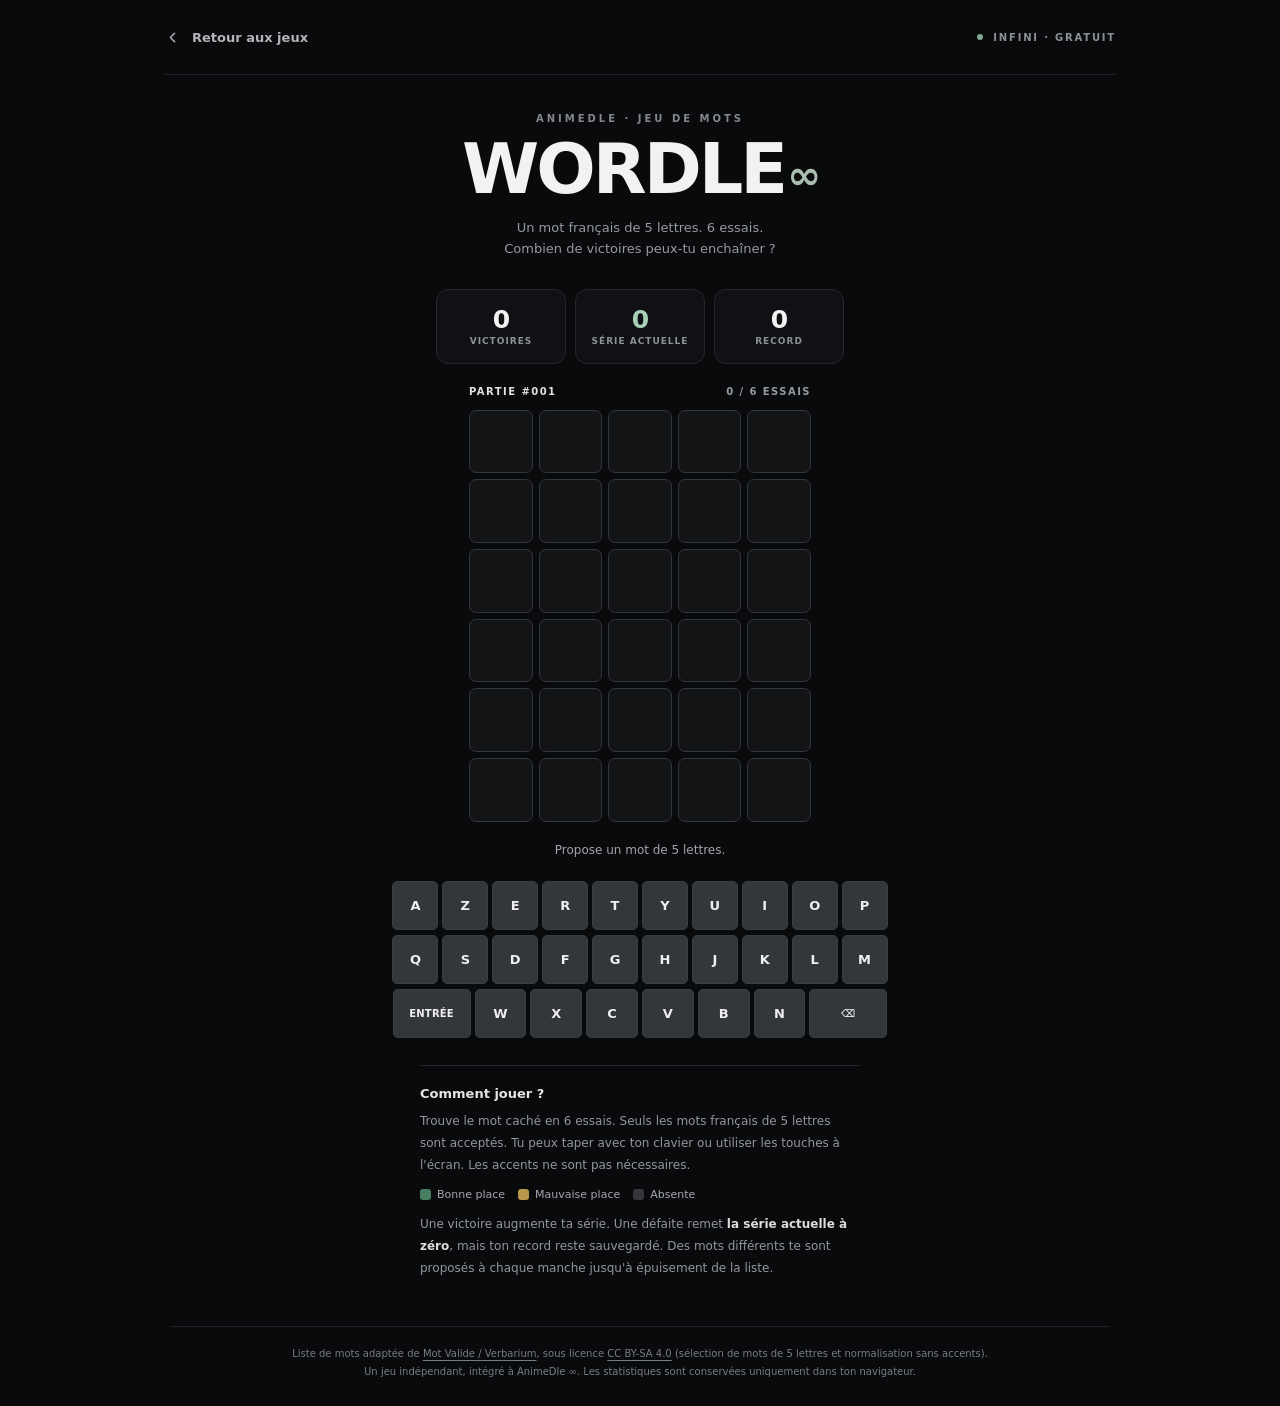
<file: wordle.html>
<!doctype html>
<html lang="fr">
<head>
  <meta charset="utf-8">
  <meta name="viewport" content="width=device-width,initial-scale=1">
  <meta name="theme-color" content="#090a0b">
  <meta name="description" content="Wordle français infini : des milliers de mots, 6 essais et une série de victoires à battre.">
  <title>WORDLE ∞ — AnimeDle</title>
  <style>
  :root{color-scheme:dark;--bg:#090a0b;--panel:#101114;--text:#f2f2f2;--mute:#90939b;--line:#272a2e;--tile:#17191c;--green:#477e62;--gold:#b79749;--absent:#34363a;--focus:#d6d6d6}
  *{box-sizing:border-box}
  body{margin:0;min-height:100vh;background:var(--bg);color:var(--text);font-family:Inter,ui-sans-serif,system-ui,-apple-system,"Segoe UI",sans-serif;-webkit-font-smoothing:antialiased}
  button,a{font:inherit}a{color:inherit;text-decoration:none}button{cursor:pointer}button:disabled{cursor:default}
  :focus-visible{outline:2px solid var(--focus);outline-offset:3px}
  .shell{max-width:1000px;padding:0 24px;margin:auto}
  .top{display:flex;align-items:center;justify-content:space-between;min-height:75px;border-bottom:1px solid #202125;gap:16px}
  .back{display:inline-flex;align-items:center;gap:11px;color:#b4b5b8;font-size:13px;font-weight:650;transition:color .16s}
  .back:hover{color:#fff}.back svg{width:17px;height:17px}
  .topright{display:flex;align-items:center;gap:10px;color:#8c8f96;font-size:10px;letter-spacing:1.8px;font-weight:800;text-transform:uppercase}
  .topright i{display:block;width:6px;height:6px;border-radius:50%;background:#82a993}
  main{width:min(100%,510px);margin:0 auto;padding:38px 0 25px}
  .intro{text-align:center}.eyebrow{color:#85878e;text-transform:uppercase;font-size:10px;font-weight:800;letter-spacing:3px}
  .intro h1{font-size:clamp(48px,11vw,70px);font-weight:900;line-height:1;letter-spacing:-3px;margin:10px 0}
  .intro h1 span{font-size:.58em;color:#a8bcb0;vertical-align:10%;margin-left:2px}
  .intro p{font-size:13px;color:#9799a0;margin:13px auto 0;line-height:1.65}
  .score{display:grid;grid-template-columns:repeat(3,1fr);gap:9px;margin:29px auto 22px;max-width:408px}
  .score>div{background:var(--panel);border:1px solid #25272b;border-radius:12px;min-height:75px;display:flex;flex-direction:column;align-items:center;justify-content:center;gap:4px}
  .score b{font-size:25px;font-weight:800;line-height:1;letter-spacing:-1px;font-variant-numeric:tabular-nums}
  .score span{font-size:9px;letter-spacing:1px;color:#8f9199;text-transform:uppercase;font-weight:750}
  .score .streak b{color:#a8d0b7}
  .game-label{max-width:342px;display:flex;justify-content:space-between;align-items:center;gap:15px;margin:0 auto 13px;font-size:10px;color:#9699a2;letter-spacing:1.45px;text-transform:uppercase;font-weight:800}
  .game-label .number{color:#e1e1e1}
  .board{max-width:342px;width:100%;margin:0 auto;display:grid;gap:6px}
  .w-row{display:grid;grid-template-columns:repeat(5,minmax(0,1fr));gap:6px}
  .tile{aspect-ratio:1;display:grid;place-items:center;border:1.5px solid #33363b;border-radius:7px;color:#f7f7f7;background:#121416;font-size:clamp(23px,6vw,32px);font-weight:800;line-height:1;letter-spacing:0;user-select:none}
  .tile.filled{border-color:#777a82}.tile.correct{border-color:var(--green);background:var(--green)}.tile.present{border-color:var(--gold);background:var(--gold)}.tile.absent{border-color:var(--absent);background:var(--absent)}
  .prompt{min-height:32px;display:flex;justify-content:center;align-items:center;text-align:center;color:#a2a4a9;font-size:12px;margin:12px 0 7px;padding:0 10px}
  .prompt.error{color:#e2a5a2}.prompt.success{color:#9cceb0}
  .result{background:#101412;border:1px solid #375441;border-radius:13px;margin:10px auto 16px;max-width:408px;padding:20px;text-align:center}
  .result.loss{background:#151213;border-color:#463639}
  .result h2{font-size:22px;margin:0 0 5px;letter-spacing:-.5px}
  .result p{margin:0;color:#b4b7b8;font-size:12px;line-height:1.7}
  .result strong{color:#fff;letter-spacing:1.2px}
  .next{margin-top:16px;border:0;border-radius:8px;padding:12px 18px;background:#e9e9e9;color:#0b0b0d;font-weight:800;font-size:13px;width:100%;transition:background .15s}
  .next:hover{background:#c8dece}
  .keyboard{width:100%;max-width:495px;margin:15px auto 0;display:grid;gap:5px;user-select:none}
  .keyrow{display:flex;gap:4px;justify-content:center}
  .key{flex:1 1 0;min-width:0;height:49px;padding:0 1px;border:1px solid #3a3d42;border-radius:5px;background:#33363b;color:#efefef;font-size:13px;font-weight:800;touch-action:manipulation;transition:background .12s}
  .key:hover:not(:disabled){background:#4a4e54}.key:active:not(:disabled){transform:scale(.97)}
  .key.wide{flex:1.55;font-size:10px;letter-spacing:.2px}.key.correct{background:var(--green);border-color:var(--green)}.key.present{background:var(--gold);border-color:var(--gold)}.key.absent{background:#1b1d21;border-color:#27292c;color:#72757d}
  .help{border-top:1px solid #24262a;margin:27px auto 0;max-width:440px;padding-top:20px}
  .help h2{margin:0 0 9px;color:#e5e5e5;font-size:13px;font-weight:750}
  .help p{font-size:12px;line-height:1.85;color:#93969d;margin:0 0 9px}
  .legend{display:flex;flex-wrap:wrap;gap:13px;margin-top:12px;font-size:11px;color:#a7a9b0}
  .legend span{display:flex;align-items:center;gap:6px}.legend i{height:11px;width:11px;border-radius:3px;display:inline-block}
  .legend .g{background:var(--green)}.legend .y{background:var(--gold)}.legend .n{background:var(--absent)}
  footer{margin:12px auto 0;padding:18px 0 25px;border-top:1px solid #1f2124;max-width:940px;color:#797c85;text-align:center;font-size:10px;line-height:1.8}
  footer a{text-decoration:underline;text-underline-offset:3px}
  [hidden]{display:none!important}
  @media(max-width:540px){.shell{padding:0 14px}.top{min-height:62px}.topright{font-size:9px}.back{font-size:12px}main{padding:26px 0 20px}.intro p{font-size:12px}.score{margin:20px auto 18px}.score>div{min-height:62px}.score b{font-size:23px}.score span{font-size:8px}.board{max-width:min(342px,calc(100vw - 55px))}.tile{border-radius:5px}.keyboard{gap:5px}.keyrow{gap:3px}.key{height:46px;font-size:12px}.key.wide{font-size:9px}.help{margin-top:22px}}
  @media(prefers-reduced-motion:reduce){*,*::before,*::after{transition:none!important;animation:none!important}}
  </style>
</head>
<body>
  <div class="shell">
    <header class="top">
      <a class="back" href="index.html" aria-label="Retour à AnimeDle"><svg viewBox="0 0 24 24" fill="none" stroke="currentColor" stroke-width="2" stroke-linecap="round" stroke-linejoin="round" aria-hidden="true"><path d="m15 18-6-6 6-6"/></svg> Retour aux jeux</a>
      <span class="topright"><i aria-hidden="true"></i> Infini · Gratuit</span>
    </header>
    <main>
      <div class="intro">
        <div class="eyebrow">AnimeDle · Jeu de mots</div>
        <h1>WORDLE<span>∞</span></h1>
        <p>Un mot français de 5 lettres. 6 essais.<br>Combien de victoires peux-tu enchaîner ?</p>
      </div>
      <section class="score" aria-label="Statistiques enregistrées">
        <div><b id="wins">0</b><span>Victoires</span></div>
        <div class="streak"><b id="streak">0</b><span>Série actuelle</span></div>
        <div><b id="best">0</b><span>Record</span></div>
      </section>
      <section aria-label="Partie de Wordle">
        <div class="game-label"><span class="number" id="round">Partie #1</span><span id="attempts">0 / 6 essais</span></div>
        <div id="board" class="board" role="grid" aria-label="Grille de 6 lignes et 5 lettres"></div>
        <p id="prompt" class="prompt" role="status" aria-live="polite">Tape un mot pour commencer.</p>
        <div class="result" id="result" hidden>
          <h2 id="result-title"></h2>
          <p id="result-text"></p>
          <button type="button" class="next" id="next">Nouvelle partie <span aria-hidden="true">↗</span></button>
        </div>
        <div id="keyboard" class="keyboard" aria-label="Clavier virtuel"></div>
      </section>
      <section class="help">
        <h2>Comment jouer ?</h2>
        <p>Trouve le mot caché en 6 essais. Seuls les mots français de 5 lettres sont acceptés. Tu peux taper avec ton clavier ou utiliser les touches à l'écran. Les accents ne sont pas nécessaires.</p>
        <div class="legend"><span><i class="g"></i> Bonne place</span><span><i class="y"></i> Mauvaise place</span><span><i class="n"></i> Absente</span></div>
        <p style="margin-top:12px">Une victoire augmente ta série. Une défaite remet <strong style="color:#ddd">la série actuelle à zéro</strong>, mais ton record reste sauvegardé. Des mots différents te sont proposés à chaque manche jusqu'à épuisement de la liste.</p>
      </section>
    </main>
    <footer>Liste de mots adaptée de <a href="https://github.com/verbarium/french-word-games" target="_blank" rel="noopener noreferrer">Mot Valide / Verbarium</a>, sous licence <a href="https://creativecommons.org/licenses/by-sa/4.0/deed.fr" target="_blank" rel="noopener noreferrer">CC BY-SA 4.0</a> (sélection de mots de 5 lettres et normalisation sans accents).<br>Un jeu indépendant, intégré à AnimeDle ∞. Les statistiques sont conservées uniquement dans ton navigateur.</footer>
  </div>
  <script>
  "use strict";
  (() => {
    const ANSWERS = "FAIRE AVOIR TEMPS AUTRE MONDE AVANT MOINS JUSTE GRAND HOMME CHOSE BONNE MIEUX PETIT ANNEE PLACE VILLE MERCI ALLER RESTE FEMME POINT DROIT SAINT SUITE GENRE CELLE PASSE EFFET PORTE PARTI FILLE DONNE LIGNE CAUSE DEBUT JEUNE FACON HEURE CORPS FORME TERRE TITRE MATIN CHOIX AMOUR ECOLE GRACE MOYEN ORDRE SUJET SUPER VIDEO LIVRE MATCH PLEIN SERIE JOUER PEINE DOUTE ECRIT FORCE SANTE TRAIN VIVRE ABORD ENVIE TERME VIENS AVRIL FRERE VENIR ROUTE ARMEE BLANC LISTE PHOTO GARDE ROUGE OFFRE PERDU SCENE CADRE LIBRE VIEUX IMAGE AIDER COUPE ETUDE OBJET POSTE SALLE TEXTE APPEL CARTE CONNU LOUIS PRISE SORTE ACCES HAUTE PAYER QUANT OUEST SPORT PIECE UNION FAUTE STYLE CREER FRAIS HOTEL OUTRE BANDE TOTAL VOULU COURT GRAVE VENTE RADIO TABLE CHINE DUREE LARGE LUNDI RENDU FONDS POIDS SUIVI CLAIR SIGNE TENIR ALBUM CRISE FERME FINAL MAIRE AVION CALME CHIEN LIGUE HIVER LUTTE STADE DEBAT DROLE POSER RUSSE TOMBE USAGE FROID FUTUR PRIVE FINIR GAGNE ARRET MUSEE SIEGE CHAUD SALUT FRONT JEUDI PERTE RICHE UNITE ELEVE LANCE SOMME TIRER CHAMP LYCEE SITUE VERRE MAMAN MASSE MARDI ECRAN REGLE REVUE SALON SYMPA BRUIT ETAPE HEROS REINE ROMAN TIERS BOITE DANSE TENTE UTILE ACHAT JAPON NOMME PHASE AGENT GERER LOCAL AIMER JAUNE JESUS ARABE CHUTE CRIME CROIX FICHE ISSUE MILLE REPAS CANAL COMTE GLACE PISTE PLAGE BOIRE TENUE BILAN DECES SEINE BALLE BARRE FORET GENIE HONTE ISLAM THEME USINE HUILE METRO BASSE BLACK HAINE ARBRE IMPOT ROYAL BELGE ECHEC ESSAI NEIGE PLUIE PERSO QUASI VENDU BRAVO LEVER SACRE VENUE VOTER CACHE CASSE VASTE CESSE DETTE DOIGT DOUCE ETAGE GREVE OMBRE SERVI CIBLE SCORE GUIDE JETER STAGE ACTIF FOULE LEGER PECHE SOUCI VOILE CIVIL DESIR EGARD LOURD MENER MICRO POCHE DELAI IDEAL PAUSE QUART REMIS SENAT SUCRE ANGLE APPUI BIERE ENFER GESTE JUGER RECIT REGNE TACHE ULTRA MORAL NOTER VAGUE DEGRE FRANC FUITE GAMME REPOS CYCLE HENRY OUTIL QUEUE CORSE PRIME OCEAN THESE VIRUS VOLER CULTE DEPOT DIGNE LACHE ODEUR PITIE REFUS CREME ECART FOLIE FORUM ASSIS BATTU COPIE ENVOI FONDE FOYER FRUIT SABLE TOILE CONCU DRAME MAJOR SEUIL TRACE CANON CARRE MARGE ONCLE POETE BOMBE LECON FLEUR METAL METEO MOTIF SUEDE TAPER CENSE CITER GORGE MAGIE PAIRE BOUGE LATIN PLATE VILLA GAMIN RAYON SUBIR VERTU BIAIS CHANT COACH DINER INTER JETTE MARIN MILAN OPERA ACIER ALLEE GEANT TAPIS BONUS RONDE ADMIS EXACT FOUTU PIANO QUETE SAUCE TABAC TISSU TRONE BIBLE JULES NORME ACIDE DEBIT ELITE FUMER JOINT MENEE MINCE RECUL TRAIT CHAIR SERGE CRIER GOSSE MARNE NOBLE POMME PORNO REVER VESTE COLLE DECOR DEDIE DURER POULE ROBOT BARBE BOULE CRANE DEPIT EXCES FUMEE SERRE CONTE EPOUX FLASH JAMBE LEGAL ROCHE TARIF ANIME BOSSE CABLE CONGE HERBE RUGBY SENTI SOUPE BARON BETON DELIT LEVEE LOUER PANNE ROBIN ASILE LAVER OSCAR PIQUE ROULE STOCK MALIN MOCHE PIEGE SAURA TANTE COLIS FIXER LOYER PEINT POEME PUITS TAIRE VACHE LIEGE PLUME POUCE ADIEU BRISE EXTRA IDIOT MESSE MIXTE PLOMB SAISI BULLE CHAOS CORDE ENJEU GLOBE HOUSE LAPIN MYTHE SUBIT BATON DEUIL FUSIL MEDIA PACTE PIZZA VIRER GAFFE MANGA CEDER FOIRE LABEL SOLDE AUDIO FETER GOLFE GREEN NEVEU POMPE PRIER PROMO RATER REJET CHERI COTON FAUNE FIBRE HAVRE METRE NOYAU VERBE GROUP GUISE INDEX ISOLE PORTO TENDU TUEUR VIEIL VOLET COULE GENOU LAMPE PENTE RESTO ALLIE EXCLU FILET POING STAND TRANS GRAIN NUAGE PHARE TRIBU BLUES BOURG CHILI FRIGO GRADE LAINE PENAL RURAL AMANT BAGUE DEMON LINGE OTAGE PARTY PEKIN PROIE SAUTE SOCIO ALPHA AMONT CORAN CREUX DALLE EPAIS AUTEL COQUE CRASH ENCRE FONCE OUBLI REGIE BATIR BRUNE DIANE ECLAT ELIRE ESSOR FILER MOQUE NUIRE ORAGE PERIL PESTE SHORT FREIN MANIF PERCU SINGE ENNUI LASER MAFIA BRAVE BREAK LENTE PUNIR RADAR SONDE TASSE TIGRE VERSE AJOUT BRUTE CUIRE FOSSE NIQUE TARTE VOLEE COUDE DENSE JADIS RUINE VIDER AUDIT FIRME MAREE SECTE BREVE CHENE CROSS DERBY DISPO DIVIN FLORE MOINE POKER STAFF TIREE ABOUT BIDON CRUEL FLANC HYMNE MAMIE OLIVE RATIO SAPIN TEINT TUYAU VITAL VOGUE ATOUT PENIS PESER PUREE RIVAL SOBRE STYLO TONNE VITRE VOMIR BERNE BORNE COLIN ENGIN FONTE SATAN SAVON STONE TREVE VISER CLOWN LIGHT NIECE PLAIE VISEE AIGLE DOYEN JOUET LISSE LITRE LOGER MELER NOYER PLIER STORE TOMMY VIGNE CUITE DAMAS RELIE CANNE COURU DELTA DRONE HEBDO SIROP TRAME VEINE BONTE DRIVE FUSEE MELEE MODEM MOULE PALME PERLE SABRE SELLE SUEUR ATLAS CREVE DUCHE FOUET HALTE JOUIR SPEED TABOU VICHY BANAL BOBBY DOREE GILET TRAHI TROLL ICONE PATTE SONGE TALON NATAL OBEIR RABAT ROMPU RUBAN SOURD ABUSE FERRY FLEAU NAGER SERBE SOCLE SUCER TORSE MATER NATIF NEANT RIVER ACCRO CAMUS FANNY RENTE VOUTE ARCHE ARENE ETANG FONDU IDOLE MOISE NICHE PROMU VAGIN BACON BIJOU GAULE GAZON LOUPE PERCE TRONC BENIN CADET HACHE ORGUE USURE KARMA LOGIS NUQUE PELLE PINCE ROUND SENSE WAGON BLOND ELOGE FATAL PAROI PRONE RAMPE TUANT CLEAN CONDE CRACK CRETE FARCE PERSE PHILO SCEAU URINE FLUTE PROSE RASER REELU RETRO AZOTE CEGEP HABIT REPLI STEAK VODKA BLAME CHAUX CUMUL REMIX TANGO BUTIN KAREN PIVOT PLANE POELE SEMER BOTTE BUSTE CLOPE CORNE NAIVE BLAIR HALLE LOBBY OASIS PEAGE PIEUX SMART APERO BEMOL CALIN DEVIS EPAVE FORGE GELEE LEVRE RAIDE RHUME SENTE VANNE ACCRU CACAO CARGO EXODE GENER LARME MEUTE TURBO EGIDE GOMME JENNY JETEE JOKER LOTUS POULS PREPA TESLA VALET ANCRE MECHE OVALE STRIP BISOU FACHE GARER LLOYD MANIE TITAN BAUME DOTER NAPPE PURGE QUICK SERVE AGITE BADGE BAZAR DOGME EVEIL EVENT GALLO LUEUR MATOS PANEL PENDU SAXON TAULE TAUPE VOCAL BRUME BUTTE CULOT CURRY PEPIN PHONE ATOME COMBO GRELE MACRO RENOM SERRA SERUM ARMER BANNI BLOCK DIETE GAROU GUERI KAYAK LECHE MACON PONEY RIANT TRIER ALPIN BUTER JURER KURDE LOYAL POIRE SAOUL SCOOP SIEUR BALAI CAPOT FAUVE GACHE MISER OPTER PANDA RUCHE SALIR YACHT ABIME BINGO CLERC CURIE FABLE LEDIT MELON REPIT ATHEE CASTE DINDE HALAL PUNCH ARCHI CATCH ECOLO HORDE PACHA PARME TYRAN VALVE VIREE CIDRE ENVOL GRAAL LOGOS PAUME POLAR TEMPO TIEDE AMBRE BARIL DISCO DIXIT ETALE FIELD GLAND JUDAS MORDU PLAIN TAXER TORDU AVISE CLASH FERIE FRISE LONGE MOTTE QUOTA SLAVE AMPLE BARBU BRIDE CANOT COLON DATER GALOP ONGLE OPIUM OXYDE TRUST VOYOU ARETE CRABE DECHU EXILE GLASS LIANT RELAX DIGUE NAVAL PATCH SKATE VENIN VERSO AFFUT BEIGE BLUFF CHIOT MALLE SWING AGACE BATTE BILLE CLORE EGOUT GIFLE METIS PONTE RALER RAVIR SAMBA VISTA BICHE COGNE FOLIO KEBAB OBESE REGAL RUBIS SHOOT VALSE ANTAN AVIDE CYGNE JIHAD PINOT RAVIN CLONE DIVAN HARPE BAYER CREEK CREPE EVIER LATEX PIETE QUINT ABOLI CAUSA CRAIE EPINE FERRE OZONE SEMIS THUNE USANT CANOE EGARE PIPER PROUE RANCH BLOOM BOISE CARPE CONDO GERBE LILAS PARER PIXEL ROGUE SILEX SUSHI TULLE TWIST VIRIL CONSO DEVIN FICHU HANTE NOUER POUPE SAMMY SMASH AGILE APPAT BOXER PLANT RECRE REMUE SOUDE TRACT ANTRE BASIC BOCAL BRAND ETAIN FENTE FESSE GAMMA GELER JUNTE SCOUT TENOR VERNE BEAUF CHEAP CUVEE FLIRT GARNI PENNY RANCE ROSEE BONGO CASER CLICK FLAIR LARVE MEDOC MORUE SATIN TACLE TERNE TRUCK BORDE CALER JAVEL JOYAU MAUVE MOTEL NIAIS POILU SALSA SAUNA SEDAN VERVE AGREE ALIBI ARGOT COBRA CREDO FUGUE HIBOU MANNE MERLE ADAGE DENUE ORGIE PATIN SPRAY ARIDE AVARE FASTE FRITE GIRON JAUGE PAPAS SQUAT TEMPE TIBIA TOTEM BOUEE EPRIS FURIE GUEUX LEGUE MOMIE MORNE MURET RAYER BISON COCHE HOULE LANDE PITRE RECTO SALAM SIGLE VEXER AGORA DEGAT DEVON GARCE GRILL MALUS PILON PITCH SOSIE VERGE AMINE BASER BRICK FILON GAINE GERME HOBBY MATTE MINER MORSE STELE BABEL BONDE DUVET NAVRE RAFLE TALUS BAVER EPICE INTOX JASER LANGE LOUEE SOUTE STICK ASTRE CERNE COCON ECUME GATER LUNCH MENEZ NONCE SALVE SINUS CATHO CODEX MINOU MIXER PULPE RIDER AGGLO BENNE TIQUE ADOBE EDITO FIOUL PERIR PRUNE RECEL SKIER SNACK TOLLE VOLTE APNEE BRUNI CELTE COLZA ETHER FENDU GENTE GNOME LAQUE MUNIR SABOT ABCES AMPHI BANCO ECRIN ERRER FELIN FUNKY RECUP BAGNE BARGE CLOUE GRIEF HOSTO JARRE KRAFT BACHE BERET CEDRE DANDY DOSER FURET HETRE LEGAT LUPUS PINTE RADIN RAGER RISEE TUILE BIGOT BULBE EVADE LACET LUTIN MAGMA NAVET RADIS VIRAL CIRER COMBI FRENE IMPRO KAPPA LIBER MACHE PAIEN TAROT TISSE TOAST AVENT BAFFE BENIR BLASE BUCHE CAMPO DAUBE FERTE GUEPE LAGON MAURE MEULE NOCIF ODEON PLAID PLEBE RABBI VERDI BOSCO CARRY EBENE IMPIE PONCE PUANT SAULE VIZIR ZEBRE AROME DUPER HAREM IMPUR MANDE PATIO ROQUE SAPER SEVIR CODER COUSU DINGO DOUMA PILOT RECIF SOULE ALGUE CROWN FEINT FEMUR FRELE JOUTE LEBEL NONNE PAQUE PIGER PROUT RATON USUEL".split(" ");
    const VALID = new Set("COMME CETTE FAIRE ETAIT AUSSI QUAND APRES AVOIR ALORS AVAIT ENTRE TEMPS AUTRE MONDE VOTRE AVANT NOTRE MOINS LEURS TOUTE JUSTE AINSI GRAND PARCE TROIS HOMME PARIS CHOSE BONNE MIEUX PETIT ANNEE ELLES PLACE VILLE JOURS MERCI ALLER COURS RESTE CELUI FEMME POINT DROIT SELON PENSE AVAIS SAINT AVONS SUITE ASSEZ GENRE CELLE PASSE EFFET ENFIN PARLE PORTE AUCUN PARTI FILLE SEULE DONNE LIGNE VIENT CAUSE CROIS DEBUT JEUNE FACON HEURE ETAIS CORPS FORME AYANT TERRE TITRE MATIN BELLE CHOIX AMOUR ECOLE ETANT GRACE MOYEN ORDRE PREND SUJET SUPER VIDEO LIVRE MATCH VOILA PLEIN SERIE JOUER MERDE PARMI PEINE ALLEZ DOUTE ECRIT FORCE SANTE TRAIN VIVRE OUAIS ABORD ENVIE TERME VIENS AVRIL FRERE VENIR COEUR ETATS ROUTE MEMES ARMEE BLANC LISTE PHOTO GARDE ROUGE OFFRE PERDU SCENE SINON VOICI CADRE LIBRE VIEUX IMAGE AIDER COUPE ETUDE OBJET POSTE SALLE TEXTE APPEL CARTE CONNU EUROS LOUIS MAINS PRISE SORTE ACCES MARIE HAUTE IDEES PAYER QUANT OUEST SPORT ARMES PIECE UNION FAITS FAUTE STYLE CREER FRAIS HOTEL OUTRE BANDE MORTS TOTAL VOULU FORTE COURT GRAVE FAITE FILMS TELLE VENTE LIEUX PIEDS RADIO TABLE CHINE DUREE LARGE LUNDI RENDU FONDS POIDS SUIVI CLAIR SIGNE TENIR TIENT TRUCS ALBUM CRISE TIENS FERME FINAL MAIRE SORTI AVION CALME CHIEN LIGUE SEULS HIVER LUTTE STADE VRAIE ADORE DEBAT DROLE COUPS POSER RUSSE TOMBE USAGE BEAUX FROID FUTUR PRIVE VINGT FASSE FINIR GAGNE ARRET MUSEE SIEGE CHAUD OUVRE PAGES SALUT SOEUR CROIT FRONT PREVU SITES DITES JEUDI PERTE RICHE UNITE ELEVE LANCE SOMME TIRER VOIRE CHAMP COTES LYCEE SITUE VERRE MAMAN MASSE NOIRE ACTES MARDI ECRAN LIENS REGLE REVUE SALON SYMPA VENEZ BRUIT ETAPE HEROS REINE ROMAN TIERS BOITE DANSE SAVEZ TENTE TYPES ZONES UTILE ACHAT JAPON NOMME NOTES PHASE SOINS AGENT GERER LOCAL AIMER AURAI BIENS CHEFS JAUNE JESUS JOLIE MORTE ARABE CHUTE CRIME CROIX FICHE ISSUE JUIFS MILLE PLANS QUELS REPAS AIMES CANAL CHIER COMTE GLACE PISTE PLAGE PRETS VOYEZ BOIRE NOIRS PRETE TENUE BILAN DECES SEINE BALLE BARRE FORET GENIE HONTE ISLAM RARES THEME TOURS USINE AIENT FINIT HUILE METRO BASSE BLACK DENIS HAINE MONTE PLAIT VERRA ARBRE IMPOT ROYAL SERAI AVOUE BELGE ECHEC ESSAI INFOS NEIGE PETER PLUIE DENTS MANGE PERSO QUASI VENDU VENUS VRAIS BRAVO LEVER SACRE SOYEZ VENUE VOIES VOTER CACHE CASSE VASTE CESSE DETTE DOIGT DOUCE DOUZE ETAGE GREVE MISES OMBRE SERVI CIBLE DEVRA NULLE REVES SCORE DEVEZ GUIDE JETER STAGE ACTIF FOULE HAUTS LEGER PECHE SOUCI VOILE AUREZ CIVIL DESIR EGARD LOURD MENER MICRO POCHE BASES DELAI IDEAL PAUSE QUART REMIS SENAT SUCRE ANGLE APPUI AURAS BIERE CHERE CLUBS ENFER GESTE JUGER MEURT RECIT REGNE TACHE ULTRA ALPES JUGES MORAL NOTER VAGUE DEGRE FRANC FUITE GAMME REPOS COUTE CYCLE FETES HENRY OUTIL QUEUE TESTS CORSE PRIME TETES BLEUS FOLLE FORTS LIEES OCEAN THESE VIRUS VOLER CULTE DEPOT DIGNE LACHE ODEUR PITIE REFUS AIDES AIMEZ CREME ECART FOLIE FORUM ASSIS BATTU COPIE ENVOI FONDE FOYER FRUIT LONGS SABLE TOILE CONCU DRAME FALLU MAJOR MINES SEUIL TRACE CANON CARRE CREEE HYPER MARGE ONCLE POETE RENDS AILLE BOMBE COUTS LECON MARIA MARRE POTES CHERS ETRES FLEUR METAL METEO MOTIF SACHE SUEDE TAPER VERTS CENSE CITER DATES GORGE MAGIE NUITS PAIRE SEREZ DIEUX FERAI VERTE BOUGE JULIE LATIN PLATE UNIES VILLA ECRIS FLICS GAMIN RAYON STARS SUBIR VERTU BIAIS CHANT COACH DINER GUERE INTER ISSUS JETTE MARIN MILAN OPERA ACIER ALLEE AMENE GEANT SERAS TAPIS TAXES AILES BLEUE BONUS CAMPS CENTS CHATS RONDE SEINS ADMIS BASEE DAMES EXACT FOUTU ONDES PIANO QUETE SAUCE TABAC TISSU TRONE BAINS BIBLE JULES MERES NORME ACIDE CITES DEBIT ELITE FUMER JOINT MENEE MINCE RECUL REMET TRAIT ANGES CHAIR PARTS SERGE CESAR CRIER GOSSE MARNE NOBLE POMME PORNO REVER ROUES VESTE BAISE COLLE DECOR DEDIE DURER MODES PONTS POULE ROBOT ROLES VOTES BARBE BOULE CRANE DEPIT EXCES FUMEE PIRES SERRE CONTE DIRAI EPOUX FLASH JAMBE LEGAL PROFS ROCHE SAUVE TARIF TROUS ANIME BOSSE CABLE CODES CONGE EXIGE HERBE RUGBY SENTI SOUPE BARON BETON DELIT ETEND LEVEE LOUER OEUFS PANNE ROBIN ROSES SONNE ASILE DONNA EVITE FINIS LAVER OSCAR PIQUE PLATS RANGS ROULE STOCK BEBES HELAS MALIN MOCHE PIEGE SAURA TANTE VENTS AMIES COLIS FIERE FIXER LOYER NEUVE PEINT POEME PUITS SECHE TAIRE VACHE LIEGE PARCS PERDS PLUME POSEE POUCE ADIEU AMUSE BRISE EXTRA GOUTS IDIOT JOUES KILOS MESSE MIXTE PLOMB SAISI BORDS BULLE CHAOS CORDE EGALE ENJEU GLOBE GRECS HOUSE LAPIN MYTHE PAYES PERES SUBIT VEUVE BATON BETES DEUIL FUSIL MEDIA PACTE PIZZA POILS VIRER AVERE GAFFE MANGA MATHS TESTE VARIE CEDER COINS FOIRE LABEL REELS SOIRS SOLDE AUDIO DEFIS FETER GOLFE GREEN NERFS NETTE NEVEU POMPE PRIER PROMO RATER REJET AVIEZ CHERI COTON ETIEZ FAUNE FIBRE HAVRE METRE METTE NOYAU STORY VERBE AGEES GROUP GUISE INDEX ISOLE JUIVE PORTO SALES TENDU TUEUR VIDES VIEIL VOLET COULE DORMI GENOU HELLO LAMPE PENTE RESTO TENUS ALLIE EXCLU FILET PNEUS RACES CREES DEMIE NAZIS POING STAND TRANS ALLES FIERS GRAIN LISEZ NUAGE PHARE PORTS REUNI SEIZE TRIBU BLOCS BLUES BOURG CHILI FRIGO GRADE HERVE LAINE PENAL RURAL TWEET AMANT BAGUE DEMON FIXEE LINGE OTAGE PARTY PATES PEKIN PROIE SAUTE SOCIO TURCS ALPHA AMONT CORAN CREUX DALLE EPAIS LOUPS NOBEL RIRES SAINE SIENS ADMET AUTEL COQUE CRASH ENCRE FONCE OUBLI REGIE TUBES BATIR BRULE BRUNE CLOUD GAINS IRAIS DIANE ECLAT ELIRE ESSOR FILER MEURS POSEZ RECUS AIDEZ FELIX GRISE LIONS MOQUE NUIRE ORAGE PERIL PESTE SHORT APPLI FREIN MANIF PERCU SINGE VIVES AIRES ENNUI FINES FINIE GANTS LASER MAFIA MAILS TIRES BRAVE BREAK EDITE JUGEE LENTE PUNIR RADAR RECUE ROBES SONDE TASSE TIGRE VERSE AJOUT BRUTE CLARK CUIRE FOSSE NIQUE TARTE VOLEE AIMEE COUDE DENSE JADIS MENTI RANGE RUINE SPACE VIDER VOEUX AUDIT FIRME IRAIT MAREE MIENS MILES SAGES SECTE VELOS BREVE CHENE CROSS DERBY DISPO DIVIN FLORE MALES MOINE POKER STAFF TENEZ TIREE VENDS ABOUT BIDON CLEFS CRUEL FIXES FLANC GIRLS HOTES HYMNE MAMIE OLIVE RATIO SAPIN SEXES TEINT TUYAU VITAL VOGUE ATOUT FILME JOUEZ PENIS PESER PUREE RIVAL SOBRE STYLO TAXIS TONNE VIOLE VITRE VOMIR ALIAS BERNE BORNE COLIN ENGIN FONTE OPERE PAYEE SATAN SAVON STONE TREVE VISER BOUTS CHARS CLOWN DOTEE LIGHT NIECE PASSA PLAIE RIVES SALUE VISEE VIVEZ AIGLE DOSES DOYEN JOUET LISSE LITRE LOGER MELER NOYER PAIRS PLIER RAILS STORE TOMMY VIGNE BANCS CUITE DAMAS GENES IRONT PISSE RECUT RELIE TUENT BOEUF CAFES CANNE CITEE COURU DANCE DELTA DRONE GARES HEBDO SIROP TRAME VEINE BONTE DRAPS DRIVE FUSEE MELEE MODEM MOULE PALME PARTE PERLE SABRE SELLE SUEUR ATLAS CREVE DUCHE FERAS FOUET HALTE JOUIR MONTS PLEUT RENDE SPEED TABOU TEDDY VICHY AYONS BANAL BOBBY DOREE GILET NEUFS POLES PUTES REINS RESTA TRAHI TROLL ABRIS BLOGS CLIPS FACES ICONE JOLIS PATTE QUAIS SONGE TALON CIEUX EGAUX MENES NATAL NOCES OBEIR RABAT RAVIE REGIS ROMPU RUBAN SOURD TOITS ABUSE CAVES DECUE FERRY FLEAU MANON NAGER ORALE REAGI SERBE SOCLE SUCER TORSE CASES DURES LAMES LAURE MATER MOORE NATIF NEANT RIVER VALUE ACCRO CAMUS CHOCS CLOSE FANNY MORIN PAINS PILES RENTE VOUTE ARCHE ARENE ETANG FEREZ FONDU IDOLE INDES MOISE NICHE PROMU VAGIN BACON BIJOU CHECK CONNE EMAIL FILES GAULE GAZON JEANS LOUPE PEAUX PERCE TRONC VIOLS VISES BENIN CADET CHIPS FOCUS HACHE JURES NOEUD ORGUE POSES TOMES USURE ANJOU CHOUX DECUS JOIES KARMA LOGIS MENUS NUQUE PARIE PELLE PINCE ROUND SENSE WAGON AFTER BAIES BLOND ELOGE FATAL OSENT PAROI PRONE RAMPE STATS TUANT CLEAN CONDE CRACK CRETE DATEE DIRAS DIRES FARCE PERSE PHILO SCEAU URINE CLANS CLOUS FLUTE GREAT MALTE NINJA PORCS PROSE RASER REELU RETRO SUFFI TARDE AZOTE CEGEP CUBES ECHOS FACTO HABIT LOGES REPLI RONDS SAINS STEAK VECUE VODKA BLAME CHAUX CHINA CUMUL GOUTE JOUIT NOTEZ PEURS PUCES RAVIS REMIX TANGO BUTIN KAREN MEFIE PIVOT PLANE POELE SEMER VERSA VOTEE AINES BOTTE BUSTE CLOPE CORNE LASSE MARIS MOTOS NAIVE NANAS URNES BLAIR ENTRA FOURS HALLE JOUEE LOBBY OASIS PEAGE PIEUX RITES SMART APERO BEMOL CALIN DEVIS EPAVE FORGE GELEE LEVRE RAIDE RHUME SENTE VANNE ACCRU AINEE AISEE CACAO CARGO DOTES EXODE GATES GENER GEREE HARAM LARME MEUTE NAINS PERDE RAIDS RELOU SALEE TIGES TURBO ALIEN AVEUX DIREZ EGIDE GOMME JENNY JETEE JOKER LOTUS PARUE PLAIS POULS PREPA TESLA TUEES VALET VOLES VOTEZ ANCRE ARENA MECHE OVALE STRIP TEXTO WEBER AIGUE BISOU COVID DOUES FACHE GARER HURLE LLOYD MANIE MOLLE PRIMO PUNIS TITAN TRAIL USEES BAUME DOIVE DOTER NAPPE PURGE QUICK SERVE VEGAN AGITE BADGE BATIE BAZAR DOGME EVEIL EVENT GALLO LUEUR MATOS ORNEE PANEL PAVES PENDU SAXON SITOT TAULE TAUPE VOCAL BITES BRUME BRUNS BUTTE CAPTE CULOT CURRY DROME JETES PEPIN PHONE PIGES AIDEE ATOME COMBO CRUES ERIGE GAGES GRELE MACRO NAZIE PAYEZ POSTS RAMES RENOM SERRA SERUM AGIRA ARMER BANNI BLOCK DIETE DOUEE GAROU GUERI KAYAK LECHE MACON PONEY RIANT TERRA TRIER VANTE ALPIN BUTER DUNES HAIES JURER KURDE LOYAL POIRE PORTA SAOUL SCOOP SIEUR BALAI CAPOT FAUVE FLOTS GACHE GERES MISER OPTER PANDA RATEE RUCHE SALIR TIGER TOMBA YACHT ABIME BINGO BOBOS CLERC CURIE DOUAI FABLE GANGS JETEZ LEDIT MELON REPIT ATHEE CASTE CLICS DINDE HALAL LEONE MEUFS PUNCH RENEE SAHEL TARES VICES AMERE ARCHI BUVEZ CAGES CATCH ECOLO EMISE HORDE JUGEZ JUPES PACHA PARME SUBIS TYRAN VALVE VIREE WATTS CIDRE ENVOL GRAAL LOGOS PAUME POLAR RATES SAUTS SURES TEMPO TIEDE ALEAS AMBRE BARIL DEFIE DISCO DIXIT ETALE FIELD GLAND INTRO JUDAS MORDU MUNIS PLAIN SHOWS SWEAT TAXER TORDU VIVRA AVALE AVISE CLASH FERIE FRISE LEVIS LONGE MOTTE PARUS QUOTA SLAVE AMPLE BARBU BRIDE BRUTS CANOT COLOC COLON DATER GALOP OMEGA ONGLE OPIUM OXYDE PRIEZ PURES RENES TAPES TRUST VOYOU YARDS ARETE CRABE DECHU EXILE GLASS IRONS LANCA LENTS LIANT RELAX REVET ROVER TRASH DIGUE DUDIT ELISE GENEE INFRA NAVAL PAPES PATCH POLIE RIDES SKATE SUIVE TENTA VASES VENIN VERSO AFFUT AISES AUBIN BEIGE BLUFF BREFS CHIOT EPEES FRITZ IMITE LAIDE MALLE RELIS SWING TOPIC VECUT VETUE AGACE AUTOS BATTE BILLE CLORE EGOUT ELFES ENCOR GIFLE LEVEZ METIS OBEIT PIONS PONTE RALER RAVIR SAMBA TOURE VISTA BICHE COGNE ELIAS FOLIO HOMOS KEBAB LAICS LEVES OBESE REGAL RUBIS SHOOT SPOTS VALSE ALTER ANTAN AVIDE CYGNE DORES FONDA JIHAD MARKS PINOT RAVIN SUPRA CLONE DIVAN HARPE PAIES SOURI TAPEZ TORTS ADMIN APTES BAYER BISES BOOKS CREEK CREPE EVIER EXPOS LATEX LIVES PIETE QUINT ROMPT SUBIE ABOLI CAUSA CRAIE DISES EPINE FERRE FLOUE OZONE POLIS PUNIE SEMIS THUNE USANT BEURK BOOST CANOE DORIS EGARE EMANE PIPER PROUE RANCH SORTS TANKS VISAS BLOOM BOISE CARPE CERFS CONDO DUELS GERBE LILAS PARER PIXEL ROGUE SILEX SUSHI TIREZ TULLE TWIST VIRIL CONSO CUITS DEVIN DICTE FICHU FIEFS GAMER HANTE MUNIE NOUER POUPE PROTO PUISE SAMMY SEVIT SMASH AGILE APPAT APREM BOXER HIJAB LUNES MAGES PLANT RECRE REMUE REVEZ SOUDE TAPIE TRACT VOUEE ANTRE BASIC BOCAL BRAND BRENT BULLS CROCS CUVES ETAIN FACHO FENTE FESSE GAMMA GELER ILOTS JUNTE PACKS PENCE RANDO SCOUT TENOR VERNE VETUS VOLTS ANGUS BEAUF CHEAP CUVEE FLIRT GARNI KIFFE MOULT NAIFS NORMA PENNY PULLS RANCE RIMES RODEZ ROLLS ROSEE VITRO ANSES BONGO CASER CLICK CURES FLAIR LARVE MEDOC MOMES MORUE NOYES RONGE SATIN TACLE TERNE TRUCK ANALE BORDE CALER GEEKS JAVEL JOYAU MAUVE MOTEL NIAIS POILU REDIS SALSA SAUNA SEDAN VEAUX VERVE AGREE ALIBI ARGOT BASTA COBRA COOLS COTEE CREDO CREEZ FUGUE FUMES HIBOU MANNE MERLE MEURE MUETS ADAGE BATES CHOPE CROIE DENUE MURAT ORGIE PATIN SOLOS SPRAY TITUS ARIDE AVARE FASTE FRITE FROLE GIRON JAUGE PAPAS SQUAT TEMPE TIBIA TOTEM ABDOS BOUEE BOUES DURAS EPRIS FURIE GUEUX IMAMS LEGUE MOMIE MORNE MURET NIENT NOMMA PUNIT RAIES RAYER BISON CEDEX COCHE EAGLE HOULE JOINS LANDE LORDS MASSA MELES ORAUX ORNES PALMA PITRE RECTO SALAM SIGLE TELES TOMAS VAINE VECUS VEXER VIBRE WAOUH AGORA BLIND DEGAT DEVON DUPES FOUTE GARCE GRILL LOUES MALUS PARUT PILON PITCH REGIT RIENT SOSIE SURGI TUERA VENGE VERGE AMINE BASER BATIS BRICK FILON GAINE GERME GRUES HOBBY ITEMS MACHO MATTE MINER MORSE NAINE NOTEE PORES STELE TACOS BABEL BEATS BERGE BONDE BURQA CRAME DUVET GAGNA HOCHE LOOKS MOTTA MURES MUSCU NAVRE PILLE PIPES PRINT RAFLE REMIT REVEE TALUS ACRES BAVER BENIS DOCKS EPICE FORMA INTOX JASER LANGE LIKES LOUEE SOUTE STICK TUTOS YOUPI ABBES AIGUS ASTRE CERNE COCON DOLCE ECUME EMEUT ETIRE FEVES GATER GITES LUNCH MENEZ NIQAB NONCE PARLA ROSIE SALVE SINUS VIOLA CALLE CAPES CATHO CODEX CONES LODGE MINOU MIXER PULPE RIDER RUDES AGGLO BENNE BOOTS ENFUI IVRES LABOS LAVES PADRE TIQUE ADOBE BENIE EDITO FIOUL HARAS HISSE LIENT MONTA PERIR PRIES PRUNE RECEL SKIER SNACK TOLLE TORAH VOLTE AIEUX APNEE BONDS BRUNI CELTE CESSA COLZA ETHER FENDU GENTE GNOME INDUS LAQUE LOUVE MAURY MUNIR PRIMA REVUS RIAIT SABOT VALUT ABCES AMPHI BANCO CLIVE ECRIN ELUES ERRER FELIN FIGEE FUNKY JUREZ JURYS MAGNE OSAIS OSAIT RASEE RECUP VOMIT BAGNE BARGE BATIT BAZIN CLOUE DILUE GEREZ GRIEF HOSTO JARRE KRAFT LOSER PUENT VOMIS BACHE BERET CEDRE CRIES DANDY DOSER FURET GARDA GELES HETRE LEGAT LINER LUPUS NOYEE OSERA PINTE RADIN RAGER RISEE SODAS SOULS TUILE AMENA BIGOT BRINS BULBE ELANS EVADE GAREE LACET LUTIN MAGMA NAVET RADIS TAREE VIRAL ZAPPE CHICS CIRER COMBI DEVIE DRAFT FRENE IMPRO KAPPA LIBER LOBES MACHE MULES PAIEN QUEER RENIE TAROT TASER TISSE TOAST TOUTS VIDEE ZAIRE ACTUS AVENT BAFFE BENIR BLASE BREME BUCHE CAMPE CAMPO CLINS COCOS DAUBE FERTE GUEPE LAGON MAURE MEULE NOCIF ODEON PLAID PLEBE RABBI TENDS VERDI BOSCO CARRY CEDEE DORME EBENE IMPIE OVIDE PONCE PONDU PUANT SAULE SIGNA SILOS SKINS VIZIR ZEBRE AROME CIELS CITEZ DOLLY DUPER FERMA FLOUS FUYEZ GUYOT HAREM IMPUR MANDE MARES NIANT PATIO PLIEE PROXY RATEZ ROQUE SAPER SEAUX SEVIR TUAIT USENT VENDE CLAME CODER COUSU DINGO DOUMA EPURE LAVEZ MUSES PILOT RECIF REDIT REVIT SOULE TUNES ALGUE CROWN FEINT FEMUR FRELE GEMMA JOUTE LEBEL NONNE PAQUE PENSA PIGER PROUT RATON SIGMA SLIDE USUEL AERER AIGRE BOSSU BRODE BROME DAGUE DEMIS GATEE GAVER LOVER MENTE MINUS NAZES NYLON PITON RHINO SHOTS TONGS VOLTA AIGRI ANIMA BLAZE BOUSE CALES COUVE EBATS FJORD OSONS PAVIE PESOS RELAI RENNE SHIFT TALES TCHAT TRUIE TUQUE VOUES ABOIE ALVIN BAHUT COMBE FOREZ FUMEZ FUNES GITAN HARDI HINDI INOUI JETON MANIA MOISI MULET RODEO SIOUX ZEROS AMPLI BERCE CEDES CHALE COLAS COSSE CYCLO DRAIN EXAMS GAITE HUTTE LATTE LOGEE MOLLO PALES PLACA RADIE ROTOR ARGUS BOUDE DIESE FIOLE GOBER HOGAN INNEE MADRE MURIR PESEE TEAMS VAINS BENIT BLITZ BONDI CHOCO DEGEL HAVAS LUPIN MORDS MYOPE MYTHO OGIVE OPALE RAYEE SOTTE TEXAN TOQUE TUTSI VIRES VOYER ABOIS ARDUE ASSIT BARDE CARIE ECROU ETALS FLINT PICOT REBUT SUAVE TRIAL TRIES TROUE AMMAN BOUCS CORNU CRIEZ DEPLU DUCAL ECOPE HANDS HERON KRACH LIANE LIRES MIDIS OSIER OURSE PADDY PARIA RAVIT REBEU RINCE ROGNE SCANS SLIPS SURFE VETIR ANNIV AORTE BROOK CHAPE ESTER MAYAS NAGES OVULE PAREE POLIO RASES REDON SAUFS SIXTE TAPAS TONUS AMIGO BETTE DELIA EPARS FLUOR FRIRE GEMIT GEMME JOUIS JUMBO LABBE LIRAI NACRE NITRO RAMER SALIS SPIRE TATER TUTTI VALEZ VISON BANJO BARRA CHAIS CRADE CUIRS DEALS FLOOD GEMIR GRAVI HOMES INUIT KIPPA KODAK LAIDS LAITS LAVEE LEPRE LOTTE MANGO MANIP PAVEE PAVOT REGLO SONAR SPAMS TETON TOLES TREND ZESTE BOVIN BRIEF CATIN DIDOT FIGUE GALON GOTHS GYPSE HADJI HUMUS KYSTE LARGO LESES MAMMA MINET PANSE RUSES TRICK UNTEL ASSOS AULAS BURIN COPTE CORSO COTER CRIEE GOTHA HAMAC HYMEN JUREE MAGNA MAHDI NOISE OVNIS PULSE TAMIS TENDE BIMBO CABOT CIMES CLODO DRINK DURCI FRITS GLOSS HYDRE LOUEZ MIGRE MURAL NEONS SEING SERFS TRIOS TWINS VIGIE AICHA BACLE ELEVA GALET HYENE INCAS MACHA MATES MINAS OBTUS PATER REGNA ROUGH SONGS TARSE TONTE ALLAI BAYOU BILLS DEMOS EMPLI FIXEZ GONDS HERTZ MELEZ OPTEZ SAUVA SOIES TERNI AMERS BENJI BOYAU CADUC COMPO FONTS HOTTE PAGNE PALET PATIR PREUX RIEUR SILAS YUANS ABATS BAYLE CHOIR DOMES DORER ENTER FANCY FIGER GILLE LIMBE MUCUS MUFTI PALIR RASTA SAGAS SALTO SANGS TAISE TRAMS TRIAS VEXEE VULVE BAGEL COHUE FAKIR FORCA HALLS HUPPE KOALA LAMAS MEGOT MOITE PERIT PUNKS RIENS RIVET ROCKS RUNES VERNI BIDET BORDJ BOTOX CANIN CUMIN GODET JAZZY KHMER LIMON MANTE MINIS OBEIS ORNER OUATE OVINS PESTO PETRI PUAIT RICIN STUPS TWEED USITE VINYL WOLOF BROYE CRANS CRISS DIXIE DOLBY ENFLE HUEES JUPON POLIR SAUGE AXEES AXIAL BAMBA BOXES CASAS DIMES DOPER EMOJI EPATE FREAK GIGOT ISOLA LAVIS LORIS LOVES MITRE MORVE NASAL NOUEE ORMES PEGRE SARDE SARIN SLASH TAGUE THAIS VIREZ BANDA BURKA CIRCA DRIFT FARCI FIGES FORER LOCUS LUBIE MUTER OGRES ONCES OTITE PLOTS REDAC SCIES SIKHS TAFFE TANNE TETUE AIEUL ATOLL ECRIE FLYER GAUSS GIVRE HATER KEUFS MAGOT MATEZ PLOUF RAYES REVIS TIRET TONDU VELIN BETIS BROIE COLTS COTTE DAMNE DRAPE FILOU GALAS GALLE GENET GREER LUMEN PARDI PARES SPITZ VESPA VOLEZ VOUER AUBES CAPET CHINO DOMUS ECRIA EMAUX PICON PLOUC RABOT SAUTA SCIER SCOPE TAXEE WALES ZUMBA BEGUE BENTO FATWA GAZER GOLEM HAYON HUSKY KYRIE LACHA MEZZO NADIR NURSE PARKA PLIES RACER RADON RIMER RUMBA TERRI ZELES BLAST GRAFF HORST HUARD JANTE KIWIS LINKS MOTUS NUEES ORDIS PARAS PUBIS SYRAH TONIC ADULE ARGON BRION CAIDS CAMES CARNE FATMA HENNE JALON LIVRA LOTIS MATOU MITES PREAU SALIT SEMES TATIE TIMON VEUFS ARIAS BRISA BUTEE COTTA GENTS HAMPE INPUT LASSO LOQUE RECAP SALAT TARIT TCHAO TORDS TURCO VISIO VISSE BEANT BOUTE BRAVA CEINT DERME DIODE EDITS FADES FANON FERIA FOCAL HELIX MODIF MOULU MOYEU NENNI NOELS ORQUE OSANT PERFS REBUS SEMEE TARDA VISEZ BADER BOSON BUSES CALMA CEDEZ CHEIK COUAC ETUIS LIREZ PANIC PENNE PEULS RAMEN SUNNA TESTA ACTEE ASICS BIZET DOPES FOIES GROOM GRUAU HAPPE IMPEC KANAK LIMES LOGIN MIAOU MOIRE NACHO PEINS PURIN RACLE REGIR ROUET SACRA THONS TRAPU VARIA ALIZE CALEE CANIF FAKES FOINS HEURT LEMME LIAIT PELER PETES PRUDE RALES RIFFS SIRES TRAPP XENON BOERS CAKES COLLA CROCO DENIM EPIER FANGE GLANE LESTE LIKER MAMBO PRIEE RENAL ROTIR STASE SUTRA TRIPS AVERA COUPA DECHE DJINN FILEZ JEREZ NATTE NOUES OSTEO RELIT SICAV ULULE VROUM ANODE ARGAN BONIS CAJOU COULA DIVAS ECLOS FISSA HATIF LAPIS MINEE PETEE POUET SALIN SCALP TETUS TISON ZEBRA ABYME ADRAR BECHE BEVUE CELLA CORSA DARON LOPIN MANTA MISEZ REDUC ROCHA ROTIE STOUT SYRTE ASTER BALLA BUGGY CHAPO CLITO GOALS GONES HERSE HONNI KONGO LIEUE NARRE PAMPA PINES RIBOT RIONS SALER SUCES AILEE BOGUE CARAT CODEE COURE CRASE EXIGU FICUS FURAX LAIRD ORTIE RIAIS SOLES AGATE BLEME CACHA CARBO DETOX DRILL EBAHI ETAYE GECKO HACKE IGLOO MINOT MODAL MOIRA NANTI POLKA PONTA SAMOS SCOOT SERIN SEVRE TIARE TSARS VITES WELSH AVOUA BASIN BEMBA CRAWL CRINS DATTE DEFIT GAIES GIGAS HOULA LESEE MENUE MIMER NASSE NERDS PATEE TOPOS VICIE ADMIT AGAVE AULNE AVIVA BLUSH BUTOR CHOME CORPO DONUT EUSSE GIBET GONZO HURON HUTUS JATTE JETAI JUGEA MICHE POUAH RUENT SHANA SNOBS SOUFI TOMME WINCH AEREE ANCHE ARGUE ARYEN BELGA CARTA CHILE DIAPO FERUS FIRTH FLUSH GOUDA JONCS NIAIT OKAPI OVINE PATIT PATOU PILOU PRETA ROLLE ROTIS SONNA TAMIL AHURI AMISH CABAS CAIRN COING DENIE EDILE FUMET GOULE HAIKU JOULE JURON POUND TAPEE TOISE TUNER BOIVE CAJUN CASTA CIRES ENCAN EXPAT FLOPS GABLE MAMBA POLIT PUMAS RINGS SALUA SOYER TATOU ARMEZ ATONE BENEF BENET CHIES CHUMS COUTA DALLA EMIRS ETOLE FRIME KANJI NARCO PLIEZ QUARK QUIET RIVAS RODER RONCE STRIE TARIR VEULE BOSSA CANDI FARES FLAGS NUISE PILAT QUINE RUGIR STEPS TALEB TCHIN TETER AGRES BEURS GOGOS HAZAN LEXIE MIMES MURIT OCTET PAJOT PAONS RUSEE VARNA ALITE CALLS CEPES DROPS ESTES ETRON FERRA GAZES HERES HIPPO IMAGO LAIUS LIRAS LISSA MULOT NANAR PITOU RAVES SALIE STOPS TAIES VELUX AZURE BARBA BEBOP BLEDS CHENU CODEC DOURO FARDS FIANT GICLE GUANO HOCHA MARCS ORBES PAPAL PELEE SEPIA TATIN UTERO AERES BADIN BITTE COCUS FELON FOUTA GUIDA INDUE JACKS JUCHE LEGOS LEGUA LETAL MEIJI NICOL RAPPE RODEE ROTIN XIANG AMANS AVERS DEVOT DINAR EMOIS GAMAY GIPSY GOMBO INDIC LISES NEVES OUMMA PLEUR POLOS POTIN RIFLE RONDO RUSER SNIFF TUONS WEDGE ACTER BOXON CARME COMMA CUCUL DECKS DOSEE DOUAR ELUDE FETEE GEOLE GNOSE HANSE LAYER LUXES ORVAL PERLA RUGIT ALOES CHOYE COMAS CUREE FIFRE FLANS FUTES GIGUE GRIVE MANDA MIRAI NUIRA OSEES OURDI PERCO POGNE RAINE ROTER SHIRE TATAR ALOIS AUTAN BASSA CORDA DENTE DOGUE FAMAS GAUDE IRIEZ KENDO MAORI MIELS PAPOU PESEZ PONGE RAGOT ROSAS ROSSA ROUGI SAHIB SBIRE THORA VIBRO ALLIA BAUGE BOMBA BRAYE BRULA CABRI DIWAN DOGES EMETS ERGOT IMBUS IMPER IPPON JAUNI KINES LIMBO MUTES PIERS QUADS REACS REAUX RIXES SABRA SENNE STRAP TAPIN ALTOS DAIMS DATAS FILEE FUSSE GODES GOLFS HURLA LICES MALTA MUREE NOIES OISIF OTANT PAGUS PROBE TILLE WHARF ACERE AGNEL ATHLE BALTE BASAL BATCH CADDY CAMEE CASSA CLAIM EMULE FALUN FETEZ FLOWS FUSER FUTON LESER OUCHE RAGES RONIN SALOP SKIES TAPIR TELEX THETA AEDES AGIOS BORDA DIVES DOGON FAGOT FANEE FARSI FRAYE HEURS LIPPE MORDE MOSSI NABAB PAROS PROBA RIOJA SALAS TAIJI AVISA BASIS BORIE BRADE CADOR CYMES DENTU GAVES GIRLY MUTEE PESES PLANA ROMPE ROSSE TANIN TENON VEXES VILES ASPIC BIKER BRAME BURNE CABRE CAMPA CEANS COSSU CREPI CURER DEDIA HUTIN JABOT LOGUE MATON OGNON PILEE PILER SALEZ SURIN THUGS ANETH BOIRA CIVET DETER DEWAR DORIN FUTEE GALBE GARAT GENEZ HUMER LAGER LICHE MENIN MYRTE NIERA RAPEE SHUNT SUCON TONER ALLOC AVENU BONZE CALAS CESTE FERIR KRISS LATIF LUTTA MUFLE MUTIN PATRO POUFS RHUMS TWERK AKITA CAYES CIREE CLUSE DELIE FANER FECES FERMI FIENT FOLKS GOLGI INVIT KAWAI KONDO LURON MANOU NIEME RETIF ROULA SERTI TAIGA TAIRA VAPES VELUE VIDEZ ZAPPA ZOZOS BACHA BARDA BARJO BEATE DATIF DOUVE DRUZE ECHUE ENCAS ERODE EVITA FRAIE GOURE GRIOT INNUS LAPSE LIMER LOTTA MECHA MOOCS PIETA POPUP SLICE SOLEX SPORE TAGGE TANGA TREMA ZOMBI BAGGY BELON BIDOU DEITE DORAT EMUES ESTOC GORET KRILL LUGER MOLTO PAVER RIDEE SELTZ SUMAC WHIGS XERES AVISO BORNA CAMEO CLEBS DRING ETUVE EVASE FASCE GIVRY HALDE LACER LIARD LYRIC POILE PROJO RITAL SEXYS SOUKS STAMM STIPE ARDUS EGAYE ETHOS GROIN JEEPS KITCH MAKIS MARLE POOLS PRODS RAMEE SPINS VANDA VERIN BIBLI CLAMP CONGA COUDS CRADO DAMER DECAN EXILS FLATS GEMIS HATEZ HUART JASPE LANDS MEMOS MEROU OUIES RAJAH TEMPI THAIE TRINE TRIPE BANGS CALOT DOPEE FURIA HALES INNES KICKS LIDAR MAINT MOYES OUSTE PALPE PELES PROLO RAMIS RAPIN REIKI SAPES SEMEZ TEINS ZAZOU BERYL BURES CACAS CANES CONTA COTRE DECCA DECRU EBOUE FAYOT LIVET MAZET MOTET MURER NORIA PENDS REFIT SELVA SMALA VAINC VINES CANNA FANAS FIONS JUMEL LAYON LIERA NADAR NAGEZ NOUBA PALUD PECAN POTEE RADJA RANDS ROMPS SERPE TETEE TETRA UNIRA VARUS AVALA BAGAD BALAN CHIEZ DAHIR FUDGE JOUAL KARST LYCRA NAZCA NOVES OCRES REALE ROUER SEXUE SOFTS STENT SWAPS TONKA VENET XHOSA YUCCA ARIEN AZERI BANTU BAYES BIGRE CANUT CAREX CIGUE DARDS DEDIT FANAL FELEE FILIN FORES GALBA LOCOS MANSE MEDES OBOLE PENTU SABIN TABOR TARIE TARIN TONAL TRIME ZARBI ALISE BOGEY BOTTA BROUE BUGGE CHTIS COLOS LOFTS MAMET MIXES MOZZA OMISE PAPYS PAREZ PONDS SCION SHIBA SQUAW TENIA TUAIS TUBER VEDAS ACCUS BASEZ CALVA CHOKE CORON COUIC CROWS DUQUE EPILE GAGER MOLES MUNGO PASEO PROVO SEBUM TARAS USAIT AMIBE BOGIE CHOIS ECLOT MITAN MUREX PUTTE RECHE REPRO RODES SAMUS SLAMA SPECK TRIEE VERIF BAILE BIQUE BODHI BOLUS BULOT ECHUT GLIDE GLOSE LOTOS PENDE RUSHS SANGO SEANT SELVE SNOBE SPARE SURGE ABIES ANDIN BILES CARDE CREPU DUALE EPOXY FELES GAMBA GAVEE MARRA MUCHA ONSEN PACSE PHONO PRION PUINE REPUS SISAL TEFAL TROPE VELEZ VELLE VROOM ALEPH ALLEU ANTES ARMAS BANON BAVES BUGLE CHOUF DIAMS ECULE FANES GAUDI GORES LEVAI LOLOS MAYEN RIPOU SITAR TILTE VARAN ARQUE BUTES CENNE EQUIN FIERA LASSA LIMAN LOTIE MARTE MERLU MONOI MUENT OUEDS PATRE POTUS RAGGA RENTA SAMBO SMACK SPICA TINTA AIOLI ASSES BANAT BIPER BURON COBOL COPPA DANSA GANJA GNOUS HEVEA LUIRE PALAN PAPET PELLA RAYEZ RISHI SELLA SETON STUCS SUANT TONDS VIETS ZONER ZOOMS ARCON BEDON CABAN DARSE EVIDE LABRE OPINE PEULE POSTA POUIC PYREX RAINA RASEZ RELUS SALAR STRIX TACOT TILDE VELUS ZELEE DODOS EXILA FASSI GANGA HARKI HENNI LOGEZ NIZAM PIAFS RAPER SEXTO USERA BACHI BANNE BORAX BOREE DACES DECOS ETIRA FERUE FLANE GRAVA GRUGE HALOS MEGAS MUNIT PALIT PISCO PRIVA RENON SOULA TAXON THUYA TIPIS VAMPS ABAYA CHIEE ELIRA EUMES GUILI GUPPY HARDE KNACK MANES MENSE MIXEE MURIE NAPPA NENES PISAN QUEUX REBAT SARIS SOLDA TORES TRAIS VETOS VIGIL ZIZIS BARRI CHORE CISTE DIGIT DIRLO DOCTE FADAS FIAIT FIMES GONGS PAPIS RACKS RELUE RUINA SATIS SKIFF SLOOP SOFAS DUNKS GATEZ GEODE JAQUE LIEUS LORRY OPENS PERME PHLOX RADES SABIR SCARE SLANG SUCEZ TYPEE VIMES BABAS BALSA CANEE CHIPE CRAPS DONER DRUMS DUCAT FAIMS GALLA GAMBE KOUBA MAMAS MANAS MARAS MASAI MELIA MONOS NAVES NONES TELLS TRIGO WASPS BEURE BRIBE BRIME BUGUE BYTES DAIRA DODUS FOILS FOXES GAREZ GNOLE MELBA MUIDS MURIS OTERA SUPPO VENAL AIMAI AWACS BASTE CARRA CUVER DURAL FLUOS GEAIS IRISE KARTS LISTA MAXIS PALUS PILAF PLUGS SAPEE SCIEE SISES SOMMA WIMAX ADORA AMIDE BASIE CORES FAONS FIGEA FLUET FUIRA JAPPE MAZAS MOCHI OMBLE OTENT PETRE ROIDE STRAS TANCE TISSA CADIS CAMBA CULEE EMEUS EPELE ETALA FONCA GERMA GIBUS GRIME NEGUS PERFO SMURF VENTA WRAPS AGITA ANGOR CINES EIDER LOGEA LUGES NIMBE NIONS NODAL PALIS PAMER PANES PELEZ PRELE SCONE SITUA TANNA VAGAL ZEBUS ALOSE AMUSA CUISE DIFFA DINKA DUPAS FADER FEINS FREUX GALES HISSA HOUAT LOCHE LUTER MATEE MORES NECRO ORGES RACEE RATTE REALS ROUEE SHONA SOCCA TARIS TOGES ZOOME AMBON AXONE BAHTS BIEFS CABRA CHOTT CLAPE FIBRO GOUGE IMBUE IODEE LARES LUISE MALON MARRI MORIO MOYER NOMES POSCA SCATO SOLIN THANE TOMER TRIEZ VIVAT WHIST XIEME CATES COTIS EDITA IBERE KHANS LAMBA LOVEE MAQUE MUSSE NABIS NIEES NOYEZ ONDEE PARSE SEDUM SERIA SEXTE TALLA TAVEL BETEL BRELE BUZET CIRON DEMIT DICTA ECHUS FALOT GIFTS HIPPY LARDS LEXIS MALTS MIXEZ MOUTS PANSA PILLA PLOIE RIVEE STENO SUSSE VAQUE ANARS CAPON CHAUT DYKES GESSE KAKIS KEKES LAIZE LICOL MATIS OBLAT OCCIS OEILS PANTY PETEZ RACHI SOIFS SONOS TUBAS UMAMI VLOGS ZAKAT BABIL BAGOU BOLET BULLA CHUTA CULEX FREON GONZE JELLO LACTE LAUZE PERIS PINTA PIQUA PROTE RABAN RABLE RAPTS REAIS RIALS SOLEN BATIK BERNA CASEE CILLA DEMET DRAVE FITTE GYRUS HOSTS MENON MIQUE MUGIR RADER RAMIN SHOGI SLOWS TORII BOUDA DODUE FENDS HAVER INNUE MEDIT OCULI OMETS PADEL PATON RUMEN SUENT AVIVE BANGA BUZZE CADES CUEVA CUREZ DAKIN DEFIA FEDES FUCUS GANTE GNONS HELER HELIO ICTUS ILETS NOTAS NOVAE RAMAT TATAS ZARMA ANAUX AUGES AXANT BEKES CALLA CARVI COCUE EXPIE FITOU FOSSA FRIPE HAPAX HORAS INDOU KEFIR LAPON LUCRE MIRES PAREO PILET ROUAN SCRUB SHELF STUPA SUIES TUTUS WIKIS CANGE CLAMS ESCOT JUNKY LOBEE LOIRS PERCA RAQUE SCIEZ SLIMS BOUDU DURUM ETAIE ETAME FETUS GOURD GRIMA GUGUS LETTE LIKEZ REGLA RUMEX TAMAS TEUFS TOKAY WUSHU ZAZEN ANION ANNIF BUTEZ CANTA CREMA DOULA FOEHN GILDE HASTE NERVI OINTS PEROT PHAGE POGOS POSAI PSOAS RUCKS TONIE TOUAT TYPOS VESCE YASSA YOGIS ATOUR BRAIS CARIS CHIRO ESKER FERAL FILMO FITNA FRICS FUTAL KATAS LAITE LYRES PONDE RAMPA SARON SLURP AFFIN BATHS BIZOU DECIS FATUM FECAL HATES JACOT LAPIE MUCHE NOVAS OTAIT PARSI POPES PRISA RECES TIRAI VOTIF ADRET AMURE AZYME BARYE BETAS BOLAS CROUP EMERI EPIEE FAMES MOGOL PALLE PICTO PIGNE POINS QIBLA RADIA REGEL REPUT ROSAT SKEET TAONS TINTE TRAMP VITRA WENGE AGAPE ALITA BEDES BIDES BIFFE BREDE GNAWA LINGA PATIS RUANT ZONAL ABOYE CAMER CHANS DUSSE ELIDE GADJO GASPI HUCHE JOCKO MANSA NANAN PARAI POQUE RAMEZ RAOUT RAVAL RHETO RODAS URSIN AFROS BOCKS COUSE DENIA DIVIS FLIPS FUELS GRANA GRIPS LAMER LAPER LOTIR LUTHS OROMO PETTO RASSI RECTA SECAM SILAT TRACA VANNA BOLOS CANTE DARDE DINEZ EGAIE FARIO FREMI MAMMY MAYES PLEXI AFARS BOUMA CASCO CLAVE CORGI ECRUE EPIEU GAMOU HABLA JACTA JULEP LENTO METAS MICAS RATEL RUEES SAMIS TOKAI TOPER TROTS VICIA ZINCS ZLOTY AJONC ASSAI BEGUM BIOME CLAIE DOUER DOUTA ENDOS HAIDA HOURI JUMPS KILTS MOQUA MURGE MYLAR PAGER PUMES PUTTI RISER COGNA DEALE DIOLA DOREZ DRUPE DYADE ELIES FRAYA GANSE GEINT GORON GOURO HOUES JOUAI KEPIS KSOUR LITHO MASOS MOSAN OTEES PANEE PARAT PERRE POTEZ RENIA ROBER RUADE SLUSH TAPIT TONNA TREKS TRIKE VINER AGREG AZURA BOBET BOULA CATAS CIPPE CUBIS DADAS DONAU ECSTA ERRES FIEUX GRAUX HOPIS ILION JAINA KAFIR LARDE LOBER MEDIS MELAS MURIN PINCA RIREZ SICLE VOMIE BALES CHIAC CREAS DICOS GACHA GAZEE GENAS GRILS HARLE JORAN LASSI LITES LODEN MUONS RAPES RUPIN SIKHE SUMOS SYLVE TITRA TONFA TORTU VEXEZ ALLAS AVOIE BINER BOOMS CELER CELES CODON COPIA COSSA DAMAN EPIES FIAIS GAGEE GITON GLEBE KAPOS MALIS MAPPE NIEBE OSIEZ OUVRA REDOX SILES SOAPS SPATH SULKY TUMBA VELUM VIDAS APLAT ATELE CERNA CRETA CUPRO DECUT DHIKR ELIME ENTEE ETAUX EVADA FAGNE IFTAR LECHA MATAS MIGRA MUNDA NATEL NIMBA OISON RECRU REDIF REPUE ROUMI SOUPA STERE STUDS TIPEE TORON AMATI BIZUT BOURS DEMES DISSE EPRIT FICHA FIXIE GREGE LADRE LOESS MIMIS MIRER NASES NONOS NOTAT PETTE PIGNA PUISA REBEC TANKA TORVE AMBLE APPAS ARISE BOUMS BOURE COCCI DEVIA DUPEE EMBUE FORAS GAZOU GITAI HANTA IGNEE MASER MELOS MORGE NAIRA NIOLU PISTA PITTA REMUA RULLY SHAMA SUEES TABLA TIFOS AEREZ BUSSE CALAO DOCUS GADJI HASCH HUENT JAYET KEFTA LACIS LEGES NAGAS ORDOS OSQUE RAIRE SARTS TOUES VESSE WALIS BAYAT BUIRE CAQUE DOITS DOJOS DOSSE FONIO GNOUF ICEUX IODES JULOT LIAIS MOUES NAVEL PEONS ROSER ROTES SOLEA ALENE BINDI BISSE BITER BOUZY BRIZE CANER CAPPA CHEVE DARNE DENTI GELEZ GODER GYROS HOIRS IMITA KAMIS KRAAL MUSCS RACLA RIRAS SECCO SUAIT ABERS BELER BOTES BRAMA CAHOT CANAT CAVET DEBYE DUITS ENFEU FANUM FEUJS FROLA JADES KETCH LIRON MOULA SCUDS SORES TORDE TYPHA VANTA VIBRA ALPER AVENS AVINE AVOYE BLEUI BRAVI BRUMA CALEZ CAPTA CRAVE DASHI DOLMA FOOTS HUMEZ ILEON ISARD MURAI MUROL SASSE SEMAI SHAKO SURFS TOURA USONS VARON YOLES ALGOL ALTEA BILLA DAMEE DELCO EMPAN FATES GOBES GOUET GOULU IMMUN KRIEK LAMBI LONZO LORAN ORVET ROSIT SLAMS TONDO ALGIE BAINE BARNS BAZOU BRAIE CAGNA CAMAS CILLE COPAL DARIS DONGS DRAGS ESSES FARDE FROCS GOYIM GRUME HUANT LARIS LIMAS MERDA MESON NOUET ORIEL PICTE TITIS BURLE CATIE EGEEN FENIL FOULA GLOUP ISMES JUTER MARAE NORIS NOUEZ OPINA PANCA PUPES RIMEE TAELS TOISA TOMAN YETIS ZONEE AGNIS ASQUE ATMAN BICOT BISET BODYS BROCS BRODA CARET CAUDE CLAPS DINES FAXER GAGAS GREBE HAIRE HARET IROKO KEUMS MAPPA MOLLI PIPIT RALEZ REDAN RONEO RUAIT SKIEZ VAIRE VIELE ARGOL AUNES AVILI BERME CAGNE CLADE COITS FARAD FIXIN FRETS IBOGA MESAS MINCI MORNA MULCH PIGEZ POISE POLYS SEVES SOUDA TABAR AIRCO ALIOS ASPRE BRENS CORME FORCI GAIAC HALEE JODEL LEMUR LIGES METRA NAGEA OURLE PESTA PIPIS PUAIS SALAI SMICS SONDA TOTOS VENDA AMBRA AMYLE APHTE BABYS BAISA BAVEZ BIBUS CAFRE CYCAS DOLEZ FILMA FUIES INFOX KERNS LINON LOSES MOITI NITRA RELIA SCHWA SENSA YEUSE AKENE ALLAT BAQUE BRAIT CUIRA DEUST INLAY IRISA KNOUT LABRI LARIX LIAGE MENAI MOUND OMBRA PESSE QUILT RIRAI ROSIR SABAR SAMES SAROS SILER SPRAT TORTE TURNE VOISE ABACA ALESE AXENT BINES BONDA CAFTE COKES CRICS FAMEE GAVEZ GOUMS HUTUE ISSAS LEROT LIFTS LOCHS MACLE OBERE PITAS RAIDI RIADS SPAHI SUCEE TALLE TAQUE ZIPPE ASANA BECOT BENNA CAPOS CHERA DANIO DATEZ DAYAK FANGS GADES GOURS JOJOS LLANO PAGEL POTET SUBER TARGE VELAR ASADO BAGUA BIBIS BROUT CAVEA FENDE GOUTA GUETS JACTE LUFFA MUDRA NITRE SANZA SOTIE TALAS TAXEZ YAMBA ACTAS ARHAT BOLEE CHEVA CREAT FEAUX GLACA JUTES KRUMP LIFTE MARNA MEZZE NEMES ORANT PECHU PEPES PLOYE PROCS SURET TACON TISER TORIL VALUS CAPER CLAMA FLENU LIGUA LIRAC MIMAS MUANT PENON PEPEE PRIAI TABES VETIT WHIPS YEYES ZOILE ABLES ANISE ARUMS CHEBA CRIAI DEDIS DIALS GOBIE HERBA KERMA LACES MAZER PANAT PENIL RIELS ROSTI SATAY TYPER ACRAS AUGET DALIT DIENE FITES HATEE HUMAI LACEE LIEUR LOVAT LUXEE MACIS MAMES NASHI PALAS PANSU RAYAS SELFS SERTE TAMIA TOSSA YACKS ARASE DARDA FACHA GADIN HALVA LIMBA OUNCE PALOT TONDE TOTON TRAIE TROCS ARQUA BORAS BORIN CAVEE COPRA DAINE ESPAR FAENA FISSE GERBA GROGS GWOKA HALER LAMBS LERCH MISSE MULLA NAHUA NYALA SURAL VECES VRACS CHOIE CIVES DUREZ GLUME GRAYS JERKS LOOKE LUREX MINON OPTAT PAUSA PEPIE PERIE PERIF POLJE POTER SEIDE TALAT TAPON USAIS EGARA HAKKA INDRI NACRA NOVIS PANER PUCER SCOPA SECHA TACHA TZARS URUBU YODEL APION ASPIS AVALS BIGLE CILIE CREVA DECRI GARAI GLENE JASSE JOUGS KALIS MUSER NIVAL OPTES RAPEZ RAVER SERAC SERAN SNOOD TOLAR TRAMA TSUBA ADIRE CELAS ESCHE FUERO GARUM GOUTU IMANS MEATS POMPA RIBAT SHIDO THIOL TRACS UKASE VELDT ALEVI ANEES BARDS BLAMA CULER GIFLA JURAI LAIES LATTA NABLE NOPAL ONDIN RAMIE RAPHE SAGOU SODEE STUKA SUPIN TAINS TAXUS VOLVE VULGO CARYS DRUSE FRAPE GAMET GELAS HUMES KUNAS MUTEZ NARRA OCTAL SAQUE SLUMS SPITE TAKIN AJOUR BIGUE BLUET COTEZ DEGUN DOSEZ FAINE FUSTE GUEDE GYOZA INSTI IPECA JAINS LAVAI PALPA PELAT PESON PTOSE TATEZ TOKAJ ARMET BAUDS BOLDO CODEZ DENDI FIORD FRASE GLUON GOBEZ JALES JUNCO KAPOK LESTS LIMAT LITER MAQAM MINEZ MUSTS NEFLE OBVIE PEINA PUCEE RISSE SAMIE SAURE SCHAH APURE BUBON CUBAS DONAS DUMES ERINE EXONS FIOTE GATTE GURUS MUGIT PENES SERES TARAF TIRAS AGAME AGREA CAMBE COXAL DREVE FARTS FONGE GAIZE JUGAL KIFFA LICHA MARLI MOUDS MUAIT NAANS OTONS OUTRA PENOS RICHI TWEEN UHLAN ACORE BRUIS BULGE BUSER CANUS CLIMS DALOT DOINA GERLE GRAUS GREES HAIRA HYGGE IDEEL LICOU LIMEE LITAS MENAT NAPEL ORPIN RAJAS SCULL VOUEZ BRIES DINAS EMANA JURAT KOMBU LADIN LAGAN LAMPA LOUAI LUMES PATAS RELUT ROUEZ SOTHO TCHAN AIMAT CHIPO DOUMS FIXAI GUSSE HERPE ILEUS KYATS LOUMA LUTES MILER PLUMA PUCHE SHEDS TORYS TROLE VINAS ACHAR ADDAX ATEMI BITAT CLAYS COCAS GRENE HOTTA MATIE MITER MUEES PINUP RAMAS SAKIS TATES THALI TWILL ABUSA BUTTA CARIA CHOPS COATI CULES DONAX EDENS FARTE FRIMA GYRES LUSSE MUSSA OBIER OXIME PONCH RIFTS RIPER SEXER SURIS TAGUA TALER TIGRA TINES TRIPA AGNAT ARTEL CABUS ERREZ ETIER HURES JUBES KOINE KOPPA LAINA LAVRA LINOS MIKVE PUSSE RESAS ROTIT SARAS SONAL TAFIA TOPES ARGUA BISSA CANAS DEBET DRUES DURIT FOREE HARPA IAMBE LACAS LAMEE LIGOT MONEL NIVES NOTAI OYATS YOGAS ANCRA ARMON AZUKI CAPEE DOUAT DURAT ECHET EPICA FALLE HOSTA HUILA LEVAS LIPPU MANUL MATIF PUTTS RANCI RHEME RIBLE RONDI SPART TSUGA VOMER YORKS ZANNI FEULE FILAT FISCS GEINS GITER HOYAU ISBAS KILIM MITEE PANAX PANGA SKIPS TENNO TOLBA ZONAS BINON BRIDA CITAT CLAVA CLUES CRETS EPAND EPROM GAGEA LAYAT MUERA NATTA OCTAS OFLAG PILUM PIPEE ROSIS SAITE SOUNA TASSA TUNEE ZANZI ANNAL CAYON EDUEN ELIMA ENFLA EXEAT FRITA GABAS GONDA KACHA MULON PECHA PUTTO RIVAT SAURS SEVIS SWAZI ACHES ALUNA ARSIS CAGOT CLORA DOBRA DUITE GATTA GRALE GREEE HUAIT INVAR KHOBZ KIKIS LAZES QUBIT RUOLZ SAJOU SHEOL TENGE TRONA AGACA AIDAI AIRAI BLINI BUGNE EGALA ERRAI FAROS GOURA HAVEZ HYPHE LACKS LUNEE MONDA PANAS SAFOU SAKES SINUE TACCA TARER TARET TOSSE APODE ECOPA GAVOT HANAP HYPES JOICE LONES PAYAS PEKOE PUONS SADHU YOYOS ABIMA ATRES CLOUA COITE COYER HACHA HALON ITERE MATAI NDAMA NEUME NORDE PEUHL PRONA RAFLA SHANS TETTE VOUGE BOUME CAPRE CRIBS FIBRA KITES NICHA OBEIE OINTE OVEES PODIA SAXOS SIERA TAHIN TALAI TAROS AGAMI CHOIT COCHA COUVA DIOTS ELIDA FELER HAVES LOUPA MOOKS NOVER PILEZ PROXO RIYAL RUAIS SONES SOUES SUEVE URATE ABOYA ALUNI BATAI BROUM CAURI COTAI MIRAS MISEE MITON MUCOR RALLE SASSA BRADA CEBES EPHOD HABLE HECTO HOURD JAVAS KYUDO LAPSI LOFER LUXER MACRE MENAS NECKS NIOLO OUFTI PEGUE ROTAS RUGIS SURFA TILLA TIQUA ULEMA UZBEK ASDIC AXONS CANAR CHIAT CUBER DESKS DOLOS GICLA HALAS LAZZI MATAF MUTAI PIGEE SAPEZ TOLEE VELAS VELER ACNES ADONC ARGAS ASINE AZORA BOUTA CERAT ECRUS ETETE GRADA GRENU HARDS HARTS IRIEN LAMIE LOVAS MAMMO MEGIE PICAS SAIGA TAINO TANGS VACOA ARISA BAHAI CAVUM CORNA DHOTI EJECT EPODE GERCE HUNES IMINE LAUSE LEUDE LOURE MAULS MIMEE OLEUM SHITS SODES SUINT TOREE ALDIN BICOL BROUS CEPEE ERGOL GOBAT LOTIT LYSER MAZOT NOEME PUNTS RAGAS RUPES SANIE TAMAL TIEDI TIRAT VINAI ZIGUE AINOU ASSEC EUTES FINNS FOUIR GARIS GAURA MOJOS ORNEZ PACAS PALIE REFIS SENES SKUAS TOLET VIRAT BERCA BIPEZ BURAT CHOMA CITAS FARDA FEUIL SPHEX SUAIS TIANS TISES ANGON CIREZ EPIEZ GAZEZ HARKA JARDE LAYES MAOHI MYOME NEPER OBELE PILAS SAFRE SOMAN TIKIS VESOU WAQFS ZAMAK AWALE BIGOS BILIE BRANS CANTS CAVER CHOYA FOVEA GESIR GUEZE LIEDS LUIRA MIRAT MITAI PEKET SEOIR VAMPA AERAS ANONS ARZEL BATEE BAVAI BUEES EMBUT HERBU ILIEN MASET OTOMI REVAI RUPEE SORBE ULVES ALDOL AZURS BAYAS BINAS DOUAS GABIE GAITA GOBEE GWERZ JOUAS PUCKS RISTE SOPOR YODLE ANIER BIRRS IGNES MEUVE PEDUM RODAT SALEP TAPAI TOQUA VELES ACINI ANSEE AXILE BIOTE BISER BOMME BRIMA CUTIS FADET JARTE LAKHS LAMAI MANAT OBITS PELTE PERMS PISSA RACHO RIMAS SMALT SURAH TETIN TURBE BADES BEZEF BOBUN CELAT CHYME CICLE FLETS ICHOR LULUS NOVAT PEKAN PITES TABUN UBACS BLEMI CRACS ENVIA FAXES FILAO GUETE JETAT LAHAR MINGS MOERE PRASE ROCOU THYMS VALGA ABETI AGHAS BEROT CHYLE CREAI DABAS GAGEZ HIERA LYSEE MEFIA NAGEE NILLE RAFTS SHOYU TACET BADAT BLETS CALOS CALUS ECALE ELAND ELIEZ FRACS FRETE HAVIS JOUAT LEVAT OPIAT PETON PINNE QUENA SWATI VAGIT VISSA AICHE ALGAL ATIPA CAGOU CAPAS DOUEZ ELUDA GODAT JURAS KOLAS LIKEE NAJAS NOUAS OTAIS PADOU PAYSE PIPAS SIREX SPEOS TOUER VOGUA ALESA AMICT ANISA BAOUS CIRSE GANSA GOMMA JASES KABYE MOAIS NORDI PENTY SHAHS SILTS TAGAL YAKAS DACHE EXINE GREEZ LAVAS LIMEZ LOBIS LYSAT MATUS MURON PAMEE RABAB SAUNE SUIDE VOLAT BATER BRIKS BROYA CERCE DUCES FELLE IGLOU OSTOS PATTU PELAS RAITA RIIEZ TAXOL TUTES UBRIS ZENDE AOUTE AUNEE BASIR BUMES CEDIS CLOUP CURAT FOUEE HOCCO HOUAS HOUKA MAMYS NAIAS PSITT SAYON TECKS TUNAS ASTIS AXERA BOXEE CAVAS GARAS GERAS GOTHE KAWAS MAYOS PETAT PUERA SAURI SONIE AIMAS ASTES BARZA BLAPS CHENI DAMEZ DAUBA DENTA DJEUN DOTAL DULIE FIELS GADJE GAULA GRAFS GRENA KIFER OPTAI SURIE TAXAT VIDAI BIPES BOITA BOUDI BRASE COYAU ENEMA FLOCS INULE LAOBE LIANO MAARS MINAT NABLA PANTE PAYAI PAYAT ROOFS ROUIS SAAMI STEMS TETAS TOFUS TUPIS".split(" "));
    const ANSWER_SET = new Set(ANSWERS);
    for(const word of ANSWERS)VALID.add(word);
    const STORE = "animedle-wordle-fr-v1";
    const $ = id => document.getElementById(id);
    const MAX = 6, WIDTH = 5;
    const makeFresh = () => ({bag:[],last:null,word:null,rows:[],current:"",status:"playing",number:0,wins:0,streak:0,best:0});
    const shuffle = array => {for(let i=array.length-1;i>0;i--){const j=Math.floor(Math.random()*(i+1));[array[i],array[j]]=[array[j],array[i]];}return array;};
    function load(){
      let saved;
      try{saved=JSON.parse(localStorage.getItem(STORE));}catch{return makeFresh();}
      if(!saved||typeof saved!=="object")return makeFresh();
      const state=Object.assign(makeFresh(),saved);
      const validStatuses=["playing","won","lost"];
      if(!validStatuses.includes(state.status)||!Array.isArray(state.rows)||state.rows.length>MAX||state.rows.some(w=>typeof w!=="string"||!VALID.has(w))||!Array.isArray(state.bag))return makeFresh();
      if(!["",null].includes(state.word)&&!ANSWER_SET.has(state.word))return makeFresh();
      state.current=typeof state.current==="string"&&/^[A-Z]{0,5}$/.test(state.current)?state.current:"";
      for(const name of ["number","wins","streak","best"]){if(!Number.isSafeInteger(state[name])||state[name]<0)state[name]=0;}
      state.bag=state.bag.filter(w=>ANSWER_SET.has(w));
      return state;
    }
    let game=load();
    const save=()=>{try{localStorage.setItem(STORE,JSON.stringify(game));}catch{/* Mode privé */}};
    function nextRound(){
      if(!game.bag.length){
        game.bag=shuffle([...ANSWERS]);
        if(game.bag.length>1&&game.bag[game.bag.length-1]===game.last){
          const last=game.bag.length-1;
          [game.bag[0],game.bag[last]]=[game.bag[last],game.bag[0]];
        }
      }
      game.word=game.bag.pop();
      game.last=game.word;
      game.current="";
      game.rows=[];
      game.status="playing";
      game.number++;
      save();
      render();
    }
    function grade(guess,target){
      const values=Array(WIDTH).fill("absent");
      const taken=Array(WIDTH).fill(false);
      for(let i=0;i<WIDTH;i++)if(guess[i]===target[i]){values[i]="correct";taken[i]=true;}
      for(let i=0;i<WIDTH;i++){
        if(values[i]==="correct")continue;
        for(let j=0;j<WIDTH;j++)if(!taken[j]&&guess[i]===target[j]){
          values[i]="present";taken[j]=true;break;
        }
      }
      return values;
    }
    function announce(message,kind){
      const el=$("prompt");
      el.textContent=message;
      el.className="prompt"+(kind?" "+kind:"");
    }
    const keyRows=[["A","Z","E","R","T","Y","U","I","O","P"],["Q","S","D","F","G","H","J","K","L","M"],["ENTER","W","X","C","V","B","N","BACK"]];
    function createKeyboard(){
      const keyboard=$("keyboard");
      keyRows.forEach(row=>{
        const line=document.createElement("div");
        line.className="keyrow";
        row.forEach(value=>{
          const button=document.createElement("button");
          button.type="button";
          button.className="key"+(value.length>1?" wide":"");
          button.dataset.key=value;
          button.textContent=value==="ENTER"?"ENTRÉE":value==="BACK"?"⌫":value;
          button.setAttribute("aria-label",value==="BACK"?"Effacer":value==="ENTER"?"Valider le mot":value);
          line.append(button);
        });
        keyboard.append(line);
      });
      keyboard.addEventListener("click",event=>{
        const button=event.target.closest("button[data-key]");
        if(button)press(button.dataset.key);
      });
    }
    function render(){
      $("wins").textContent=game.wins;
      $("streak").textContent=game.streak;
      $("best").textContent=game.best;
      $("round").textContent="PARTIE #"+String(game.number).padStart(3,"0");
      $("attempts").textContent=game.rows.length+" / 6 ESSAIS";
      const board=$("board");
      const fragment=document.createDocumentFragment();
      const usedKeys={};
      for(let row=0;row<MAX;row++){
        const line=document.createElement("div");
        line.className="w-row";line.setAttribute("role","row");
        const finished=row<game.rows.length;
        const letters=finished?game.rows[row]:(row===game.rows.length&&game.status==="playing"?game.current:"");
        const statuses=finished?grade(letters,game.word):null;
        for(let col=0;col<WIDTH;col++){
          const tile=document.createElement("div");
          const letter=letters[col]||"";
          const status=statuses?statuses[col]:"";
          tile.className="tile"+(status?" "+status:(letter?" filled":""));
          tile.setAttribute("role","gridcell");
          tile.setAttribute("aria-label",letter?(letter+(status?", "+(status==="correct"?"bien placée":status==="present"?"présente ailleurs":"absente"):"")):"Case vide");
          tile.textContent=letter;
          line.append(tile);
          if(status){
            const priorities={absent:1,present:2,correct:3};
            if(!usedKeys[letter]||priorities[status]>priorities[usedKeys[letter]])usedKeys[letter]=status;
          }
        }
        fragment.append(line);
      }
      board.replaceChildren(fragment);
      for(const key of document.querySelectorAll(".key")){
        const letter=key.dataset.key;
        key.className="key"+(letter.length>1?" wide":"")+(usedKeys[letter]?" "+usedKeys[letter]:"");
        key.disabled=game.status!=="playing";
      }
      const finished=game.status!=="playing";
      const result=$("result");
      result.hidden=!finished;
      result.classList.toggle("loss",game.status==="lost");
      if(finished){
        $("result-title").textContent=game.status==="won"?"Bien joué !":"Partie perdue";
        $("result-text").textContent=game.status==="won"
          ? "Mot trouvé en "+game.rows.length+" essai"+(game.rows.length>1?"s":"")+". Série actuelle : "+game.streak+"."
          : "Le mot était "+game.word+". Ta série repart à zéro, mais tu conserves ton record.";
        announce(game.status==="won"?"Victoire ! Encore une ?":"Défaite — nouvelle manche disponible.",game.status==="won"?"success":"error");
      }else{
        announce("Propose un mot de 5 lettres.","");
      }
    }
    function cleanLetter(input){
      return String(input||"").normalize("NFD").replace(/[\u0300-\u036f]/g,"").toUpperCase();
    }
    function press(action){
      if(game.status!=="playing")return;
      if(action==="BACK"){
        game.current=game.current.slice(0,-1);
      }else if(action==="ENTER"){
        if(game.current.length!==WIDTH){announce("Il faut exactement 5 lettres.","error");return;}
        if(!VALID.has(game.current)){announce("Ce mot ne figure pas dans le dictionnaire.","error");return;}
        const guess=game.current;
        game.rows.push(guess);
        game.current="";
        if(guess===game.word){game.status="won";game.wins++;game.streak++;game.best=Math.max(game.best,game.streak);}
        else if(game.rows.length>=MAX){game.status="lost";game.streak=0;}
      }else{
        const letter=cleanLetter(action);
        if(/^[A-Z]$/.test(letter)&&game.current.length<WIDTH)game.current+=letter;
        else return;
      }
      save();
      render();
    }
    document.addEventListener("keydown",event=>{
      if(event.ctrlKey||event.altKey||event.metaKey||event.repeat)return;
      const node=event.target;
      if((node.closest&&node.closest("a"))||(node.closest&&node.closest("button")&&event.key==="Enter"))return;
      if(event.key==="Enter"){event.preventDefault();press("ENTER");}
      else if(event.key==="Backspace"){event.preventDefault();press("BACK");}
      else if(cleanLetter(event.key).match(/^[A-Z]$/)){event.preventDefault();press(event.key);}
    });
    $("next").addEventListener("click",nextRound);
    createKeyboard();
    if(!game.word)nextRound();else render();
  })();
  </script>
</body>
</html>
</file>
<file: tournoi.css>
/* AnimeDle — tournoi local partagé entre les mini-jeux (sauf Wordle) */
.tournoi-fab{position:fixed;right:20px;bottom:20px;z-index:70;display:flex;gap:10px;align-items:center;justify-content:center;min-height:48px;border-radius:100px;border:1px solid #69796f;background:#e7f2e9;color:#142119;box-shadow:0 10px 35px #0009;padding:11px 18px;font:800 12px/1.25 system-ui,-apple-system,"Segoe UI",sans-serif;letter-spacing:.2px;cursor:pointer;transition:transform .2s,background .2s}
.tournoi-fab:hover{transform:translateY(-3px);background:#cfe7d4}.tournoi-fab:focus-visible{outline:3px solid #9fc8b0;outline-offset:3px}
.tournoi-fab .tournoi-fab-icon{font-size:20px;line-height:1}.tournoi-fab .tournoi-fab-label{white-space:nowrap}
.tournoi-modal{box-sizing:border-box;width:min(95vw,570px);max-height:min(89dvh,830px);margin:auto;padding:0;border:1px solid #42464b;border-radius:20px;color:#f7f7f9;background:#111316;box-shadow:0 35px 85px #000d;overflow-y:auto;font:14px/1.55 system-ui,-apple-system,"Segoe UI",sans-serif}
.tournoi-modal::backdrop{background:#000b;backdrop-filter:blur(5px)}
.tournoi-modal *{box-sizing:border-box}.tournoi-modal button,.tournoi-modal input{font:inherit}.tournoi-modal button{cursor:pointer}
.tournoi-modal button:disabled{opacity:.42;cursor:default}.tournoi-modal button:focus-visible,.tournoi-modal input:focus-visible{outline:2px solid #afd4b7;outline-offset:3px}
.tournoi-header{padding:22px 26px 20px;border-bottom:1px solid #2d3034;display:flex;align-items:center;justify-content:space-between;gap:14px}
.tournoi-header-left{display:flex;gap:13px;align-items:center}.tournoi-emblem{width:45px;height:45px;border-radius:13px;display:grid;place-items:center;background:#273c2e;color:#b5dfbc;font-size:24px}
.tournoi-eyebrow{display:block;color:#9ea5a6;font-size:10px;font-weight:850;letter-spacing:1.8px;text-transform:uppercase}
.tournoi-header h2{margin:2px 0 0;font-size:23px;letter-spacing:-.8px;line-height:1.1;color:#f7f7f9}
.tournoi-close{flex:0 0 auto;display:grid;place-items:center;width:36px;height:36px;border:1px solid #45484d;border-radius:10px;background:#23252a;color:#f4f4f4;font-size:23px!important;line-height:1}
.tournoi-close:hover{background:#363940}
.tournoi-inner{padding:24px 26px 28px}
.tournoi-copy{color:#b8babf;font-size:12px;line-height:1.7;margin:0 0 19px}.tournoi-copy strong{color:#ebefed}
.tournoi-form{display:grid;gap:13px}
.tournoi-field{display:grid;gap:6px}.tournoi-field label{color:#c4c9c9;font-size:11px;font-weight:750;letter-spacing:.6px}
.tournoi-field input{width:100%;min-height:43px;border-radius:9px;border:1px solid #4a4c52;background:#1d2024;color:#fff;padding:9px 13px;font-size:14px;outline:0}
.tournoi-field input::placeholder{color:#80838a}.tournoi-field input:focus{border-color:#96c6a5}
.tournoi-error{font-size:12px;color:#e5a2a2;min-height:16px;margin:0}
.tournoi-main-btn{min-height:45px;padding:12px 18px;border:0;border-radius:10px;background:#dcf1df;color:#112118;font-weight:850!important;font-size:13px!important}
.tournoi-main-btn:hover:not(:disabled){background:#bce0c4}
.tournoi-meta{display:flex;justify-content:space-between;gap:8px;align-items:center;color:#b4b6bf;font-size:11px;font-weight:760;letter-spacing:.7px;text-transform:uppercase}
.tournoi-meta b{color:#b7e4c1;font-size:12px}
.tournoi-progress{display:grid;grid-template-columns:repeat(10,1fr);gap:5px;margin:13px 0 19px}
.tournoi-dot{height:5px;background:#34373d;border-radius:100px}.tournoi-dot.done{background:#74a584}.tournoi-dot.now{background:#def5de}
.tournoi-help{font-size:12px;color:#aeb0ba;margin:0 0 14px}
.tournoi-players{display:grid;gap:10px;margin-bottom:20px}
.tournoi-person{display:flex;gap:11px;align-items:center;justify-content:space-between;padding:13px 15px;background:#1c1f23;border:1px solid #33363b;border-radius:12px;min-height:80px}
.tournoi-person.won{border-color:#6eae82;background:#233529}
.tournoi-person-info{min-width:0;display:flex;gap:11px;align-items:center}.tournoi-avatar{width:35px;height:35px;flex:0 0 auto;display:grid;place-items:center;border-radius:10px;background:#343c39;color:#dce9dd;font-size:15px;font-weight:900}
.tournoi-person-name{display:block;color:#f8f9fa;font-weight:800;font-size:14px;overflow-wrap:anywhere}
.tournoi-person-points{color:#a3aab0;font-size:11px}.tournoi-person-points strong{color:#e7f1e8}
.tournoi-add{flex:0 0 auto;min-width:97px;padding:10px 12px;border:1px solid #6b9b78;border-radius:9px;background:#345d40;color:#eefff3;font-size:12px!important;font-weight:800!important}
.tournoi-add:hover{background:#457851}
.tournoi-person.won .tournoi-add{background:#35383c;border-color:#777b80;color:#e7e8ea}
.tournoi-person.won .tournoi-add:hover{background:#44474b}
.tournoi-actions{display:grid;grid-template-columns:1fr 1.4fr;gap:9px}
.tournoi-sub-btn{min-height:43px;border:1px solid #52565a;border-radius:10px;color:#e5e7ea;background:#27292e;font-size:12px!important;font-weight:800!important;padding:9px 13px}
.tournoi-sub-btn:hover:not(:disabled){background:#36393e}
.tournoi-note{font-size:11px;color:#85888f;line-height:1.6;margin:15px 0 0}
.tournoi-finish-kicker{font-size:10px;letter-spacing:2px;font-weight:900;color:#acddb8;text-align:center}
.tournoi-finish h3{font-size:30px;line-height:1.12;text-align:center;letter-spacing:-.8px;margin:6px 0 8px}
.tournoi-finish p{font-size:12px;color:#b0b4b6;text-align:center;margin:0 auto 20px}
.tournoi-ranking{display:grid;gap:10px;margin:0 0 21px;padding:0;list-style:none}
.tournoi-rank{background:#1c1f23;border:1px solid #3a3d44;border-radius:12px;padding:12px 14px;display:flex;gap:12px;align-items:center}
.tournoi-rank:first-child{border-color:#ad9b65;background:#302a1c}
.tournoi-medal{width:40px;height:40px;display:grid;place-items:center;font-size:20px;border-radius:9px;background:#ffffff15;flex:0 0 auto}
.tournoi-rankname{font-weight:820;color:#fff;font-size:15px;flex:1;min-width:0;overflow-wrap:anywhere}
.tournoi-rankpoints{white-space:nowrap;color:#ddd;font-size:12px;font-weight:700}
.tournoi-rankpoints b{font-size:19px;color:#fff}
.tournoi-finish-actions{display:grid;grid-template-columns:1fr 1.3fr;gap:9px}
.tournoi-reset-wrap{padding:13px 26px 22px;border-top:1px solid #2c3033;display:flex;align-items:center;justify-content:space-between;gap:13px}
.tournoi-reset-wrap span{font-size:10px;line-height:1.5;color:#848890;max-width:285px}
.tournoi-reset{flex:0 0 auto;border:0;background:none;color:#bcbec5;text-decoration:underline;text-underline-offset:3px;font-size:11px!important;padding:7px 3px}
.tournoi-reset:hover{color:#fff}
@media(max-width:600px){.tournoi-fab{right:12px;bottom:14px;min-height:43px;padding:9px 13px}.tournoi-fab .tournoi-fab-label{font-size:11px}.tournoi-modal{width:calc(100vw - 20px);border-radius:16px;max-height:88dvh}.tournoi-header{padding:17px 17px 15px}.tournoi-header h2{font-size:20px}.tournoi-inner{padding:18px 16px 20px}.tournoi-reset-wrap{padding:12px 16px 17px}.tournoi-person{padding:10px 11px}.tournoi-add{min-width:88px;padding:10px 8px;font-size:11px!important}.tournoi-person-name{font-size:13px}.tournoi-finish h3{font-size:25px}}
@media(prefers-reduced-motion:reduce){.tournoi-fab{transition:none}}
</file>
